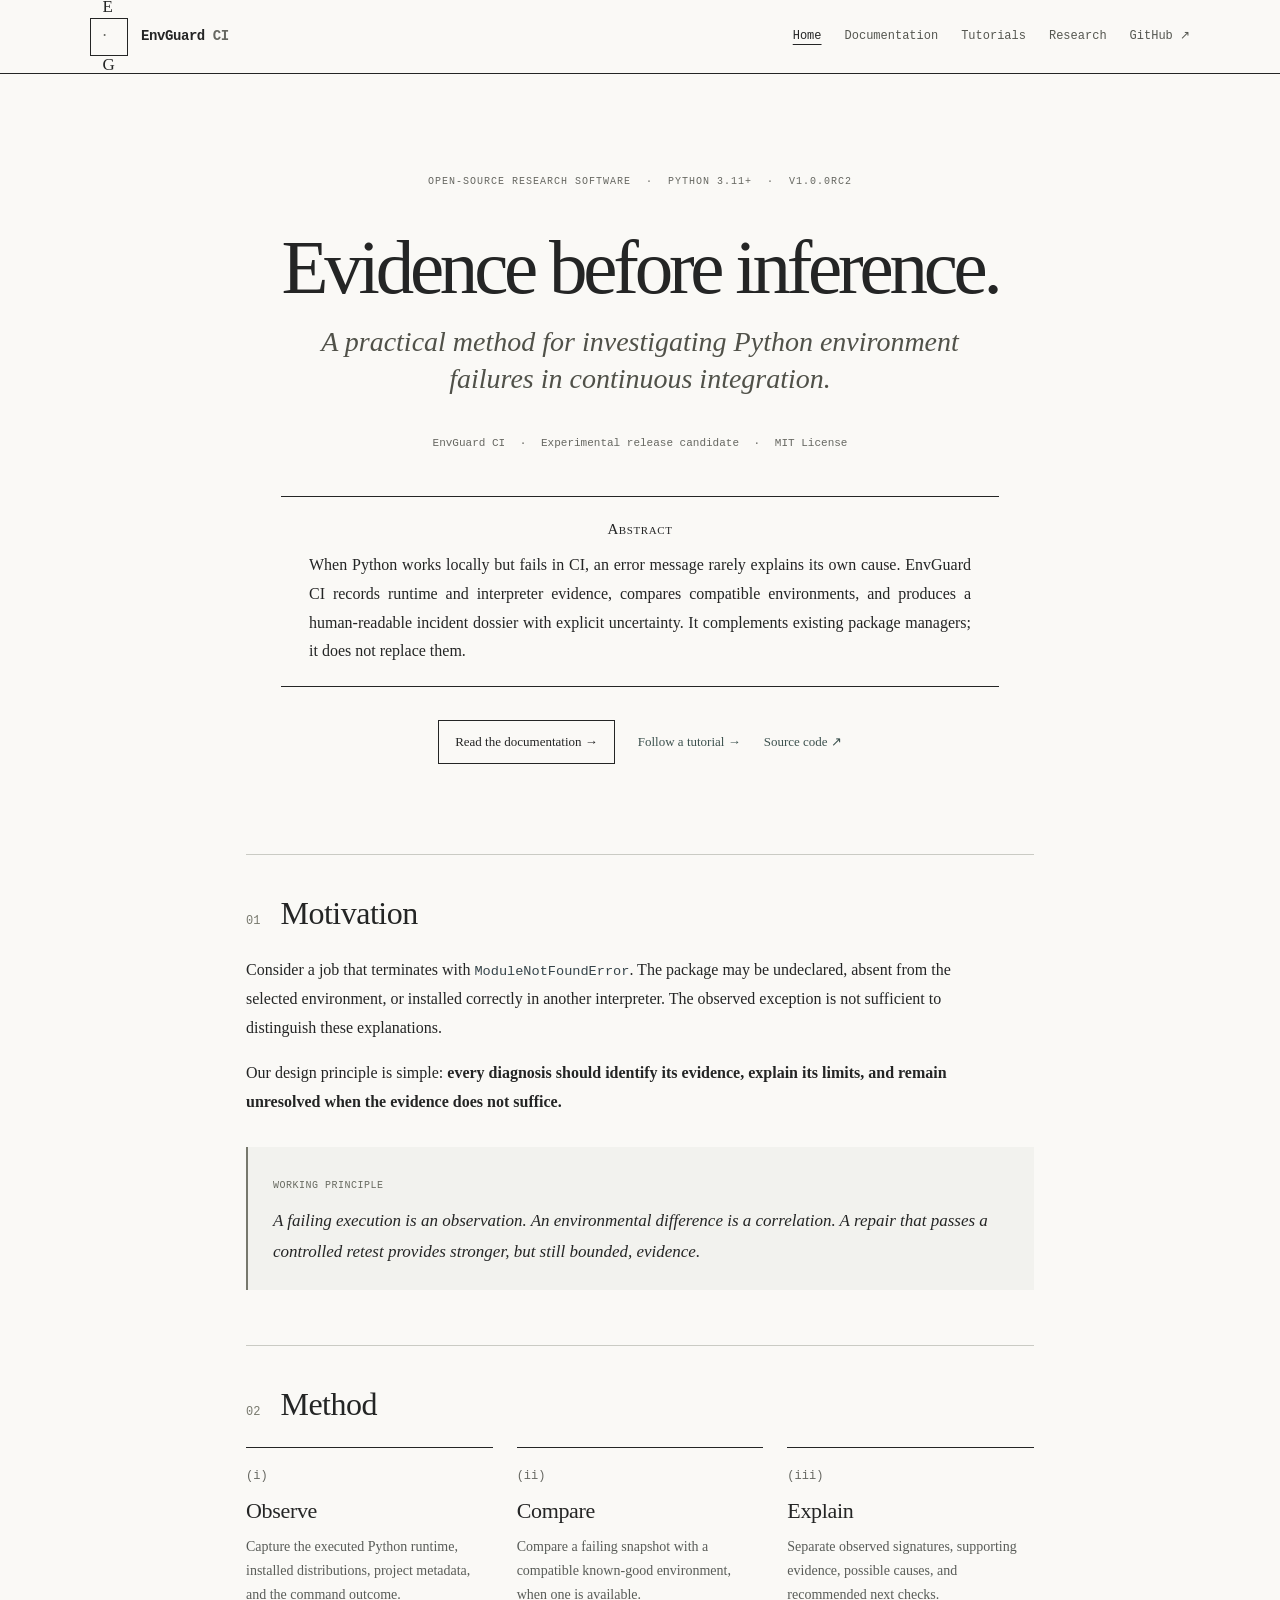
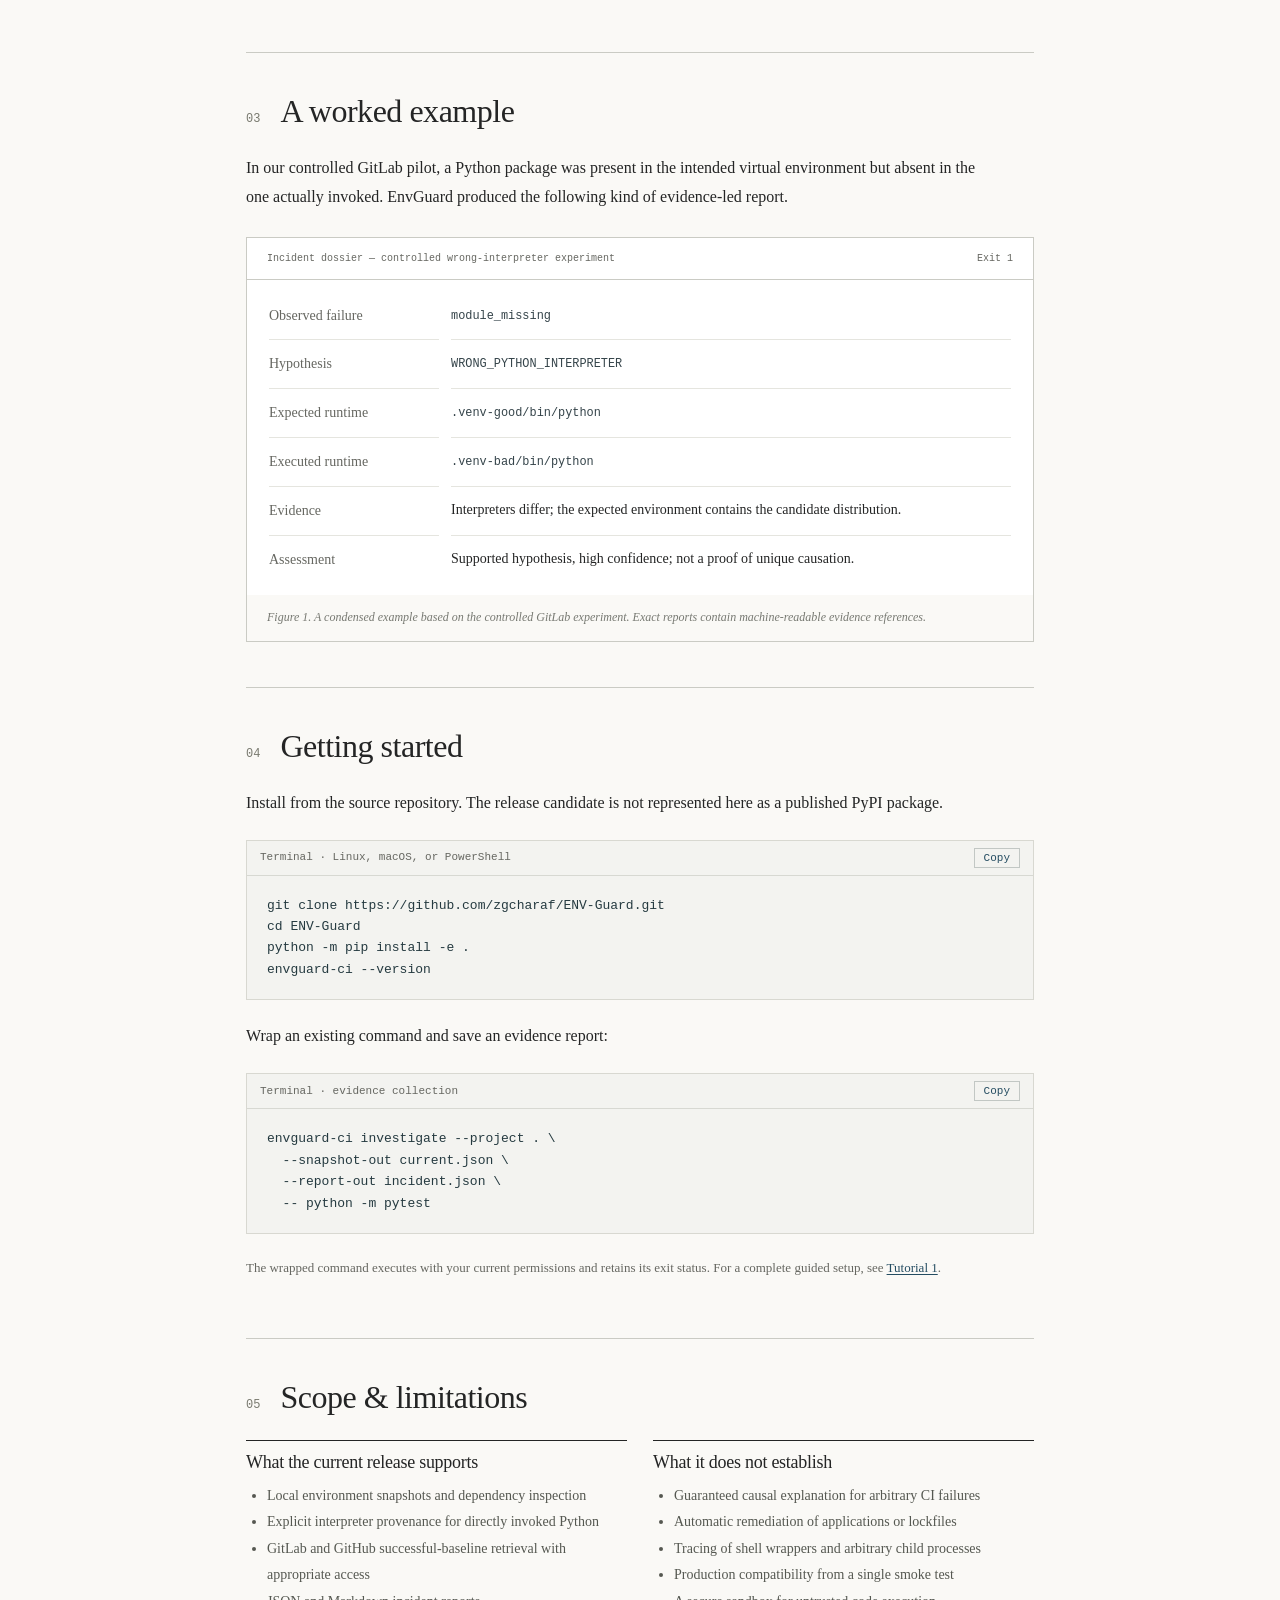
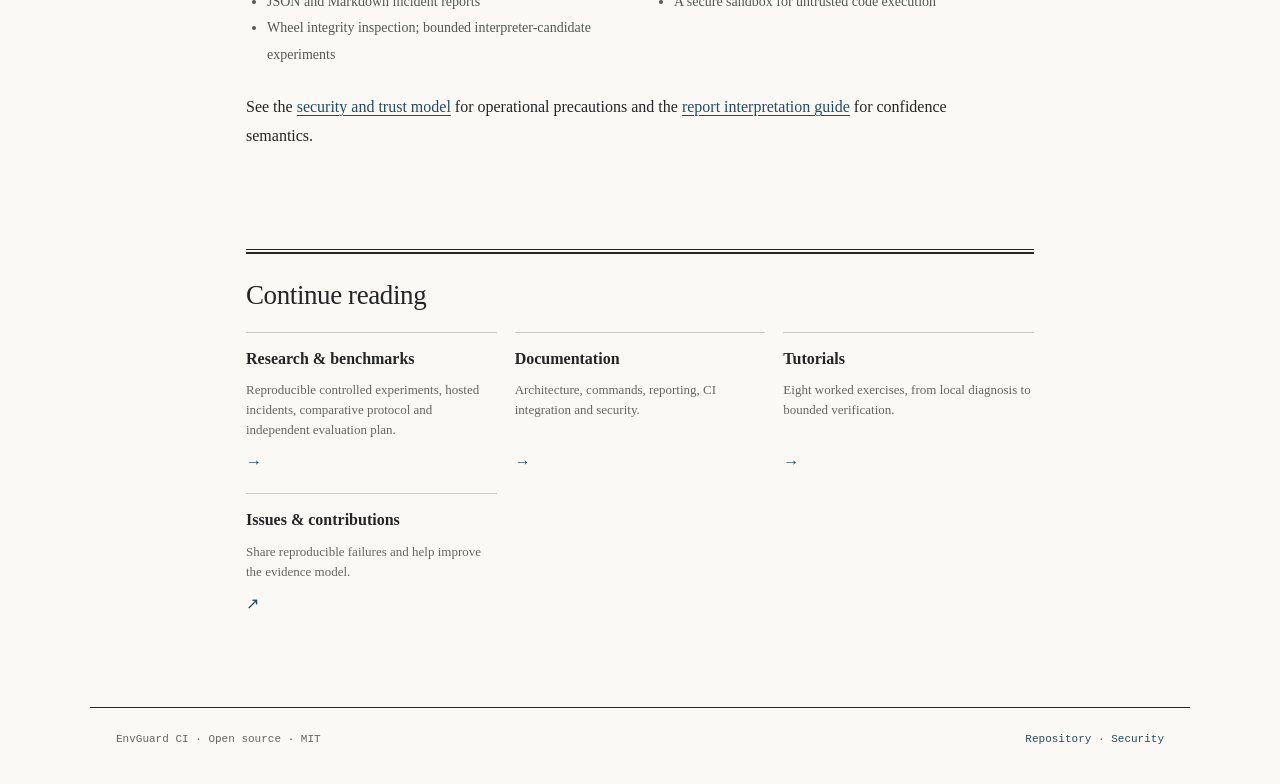
<file: website/index.html>
<!doctype html>
<html lang="en">
<head>
<meta charset="utf-8"><meta name="viewport" content="width=device-width,initial-scale=1">
<meta name="description" content="EnvGuard CI: an open-source, evidence-led approach to Python CI environment diagnosis, interpreter provenance, and reproducible investigation.">
<meta name="theme-color" content="#f9f8f4">
<meta property="og:title" content="EnvGuard CI — Evidence before inference">
<meta property="og:description" content="Understand why Python CI failed. Local-first diagnosis with auditable evidence and explicit uncertainty.">
<meta property="og:url" content="https://zgcharaf.github.io/ENV-Guard/">
<link rel="canonical" href="https://zgcharaf.github.io/ENV-Guard/">
<link rel="icon" href="favicon.svg" type="image/svg+xml">
<link rel="stylesheet" href="styles.css">
<script src="app.js" defer></script>
<title>EnvGuard CI — Evidence before inference</title>
</head>
<body>
<a class="skip-link" href="#main">Skip to content</a>
<header class="masthead">
  <div class="masthead-inner">
    <a class="wordmark" href="./" aria-label="EnvGuard CI homepage"><span class="symbol">E<span class="symbol-dot">·</span>G</span><span class="wordmark-name">EnvGuard <span>CI</span></span></a>
    <nav aria-label="Main navigation">
      <a href="./" aria-current="page">Home</a>
      <a href="docs/">Documentation</a>
      <a href="tutorials/">Tutorials</a>
      <a href="research/">Research</a>
      <a href="https://github.com/zgcharaf/ENV-Guard" rel="noopener noreferrer">GitHub <span aria-hidden="true">↗</span></a>
    </nav>
  </div>
</header>
<main id="main" class="paper">
  <section class="frontmatter">
    <p class="overline">Open-source research software <span class="mid-dot">·</span> Python 3.11+ <span class="mid-dot">·</span> v1.0.0rc2</p>
    <h1>Evidence before inference.</h1>
    <p class="subtitle">A practical method for investigating Python environment failures in continuous integration.</p>
    <div class="byline">EnvGuard CI <span class="mid-dot">·</span> Experimental release candidate <span class="mid-dot">·</span> MIT License</div>
    <div class="abstract">
      <span class="abstract-title">Abstract</span>
      <p>When Python works locally but fails in CI, an error message rarely explains its own cause. EnvGuard CI records runtime and interpreter evidence, compares compatible environments, and produces a human-readable incident dossier with explicit uncertainty. It complements existing package managers; it does not replace them.</p>
    </div>
    <div class="front-actions">
      <a class="primary-action" href="docs/#installation">Read the documentation <span aria-hidden="true">→</span></a>
      <a class="secondary-action" href="tutorials/">Follow a tutorial <span aria-hidden="true">→</span></a>
      <a class="secondary-action" href="https://github.com/zgcharaf/ENV-Guard" rel="noopener noreferrer">Source code <span aria-hidden="true">↗</span></a>
    </div>
  </section>

  <section id="motivation" class="article-section">
    <div class="section-heading"><span>01</span><h2>Motivation</h2></div>
    <p>Consider a job that terminates with <code>ModuleNotFoundError</code>. The package may be undeclared, absent from the selected environment, or installed correctly in another interpreter. The observed exception is not sufficient to distinguish these explanations.</p>
    <p>Our design principle is simple: <strong>every diagnosis should identify its evidence, explain its limits, and remain unresolved when the evidence does not suffice.</strong></p>
    <div class="definition">
      <span class="definition-label">Working principle</span>
      <p><em>A failing execution is an observation. An environmental difference is a correlation. A repair that passes a controlled retest provides stronger, but still bounded, evidence.</em></p>
    </div>
  </section>

  <section id="method" class="article-section">
    <div class="section-heading"><span>02</span><h2>Method</h2></div>
    <div class="method-grid">
      <div><span class="step-id">(i)</span><h3>Observe</h3><p>Capture the executed Python runtime, installed distributions, project metadata, and the command outcome.</p></div>
      <div><span class="step-id">(ii)</span><h3>Compare</h3><p>Compare a failing snapshot with a compatible known-good environment, when one is available.</p></div>
      <div><span class="step-id">(iii)</span><h3>Explain</h3><p>Separate observed signatures, supporting evidence, possible causes, and recommended next checks.</p></div>
    </div>
  </section>

  <section id="example" class="article-section">
    <div class="section-heading"><span>03</span><h2>A worked example</h2></div>
    <p>In our controlled GitLab pilot, a Python package was present in the intended virtual environment but absent in the one actually invoked. EnvGuard produced the following kind of evidence-led report.</p>
    <figure class="incident-figure">
      <div class="figure-header"><span>Incident dossier — controlled wrong-interpreter experiment</span><span>Exit 1</span></div>
      <div class="figure-body">
        <dl>
          <dt>Observed failure</dt><dd><code>module_missing</code></dd>
          <dt>Hypothesis</dt><dd><code>WRONG_PYTHON_INTERPRETER</code></dd>
          <dt>Expected runtime</dt><dd><code>.venv-good/bin/python</code></dd>
          <dt>Executed runtime</dt><dd><code>.venv-bad/bin/python</code></dd>
          <dt>Evidence</dt><dd>Interpreters differ; the expected environment contains the candidate distribution.</dd>
          <dt>Assessment</dt><dd>Supported hypothesis, high confidence; not a proof of unique causation.</dd>
        </dl>
      </div>
      <figcaption>Figure 1. A condensed example based on the controlled GitLab experiment. Exact reports contain machine-readable evidence references.</figcaption>
    </figure>
  </section>

  <section id="start" class="article-section">
    <div class="section-heading"><span>04</span><h2>Getting started</h2></div>
    <p>Install from the source repository. The release candidate is not represented here as a published PyPI package.</p>
    <div class="code-example">
      <div class="code-caption"><span>Terminal · Linux, macOS, or PowerShell</span><button class="copy" data-copy="install" type="button">Copy</button></div>
      <pre id="install-code"><code>git clone https://github.com/zgcharaf/ENV-Guard.git
cd ENV-Guard
python -m pip install -e .
envguard-ci --version</code></pre>
    </div>
    <p>Wrap an existing command and save an evidence report:</p>
    <div class="code-example">
      <div class="code-caption"><span>Terminal · evidence collection</span><button class="copy" data-copy="investigate" type="button">Copy</button></div>
      <pre id="investigate-code"><code>envguard-ci investigate --project . \
  --snapshot-out current.json \
  --report-out incident.json \
  -- python -m pytest</code></pre>
    </div>
    <p class="small-note">The wrapped command executes with your current permissions and retains its exit status. For a complete guided setup, see <a href="tutorials/#tutorial-local">Tutorial 1</a>.</p>
  </section>

  <section id="scope" class="article-section">
    <div class="section-heading"><span>05</span><h2>Scope &amp; limitations</h2></div>
    <div class="comparison">
      <div><h3>What the current release supports</h3><ul><li>Local environment snapshots and dependency inspection</li><li>Explicit interpreter provenance for directly invoked Python</li><li>GitLab and GitHub successful-baseline retrieval with appropriate access</li><li>JSON and Markdown incident reports</li><li>Wheel integrity inspection; bounded interpreter-candidate experiments</li></ul></div>
      <div><h3>What it does not establish</h3><ul><li>Guaranteed causal explanation for arbitrary CI failures</li><li>Automatic remediation of applications or lockfiles</li><li>Tracing of shell wrappers and arbitrary child processes</li><li>Production compatibility from a single smoke test</li><li>A secure sandbox for untrusted code execution</li></ul></div>
    </div>
    <p>See the <a href="docs/#security">security and trust model</a> for operational precautions and the <a href="docs/#interpretation">report interpretation guide</a> for confidence semantics.</p>
  </section>

  <section class="endmatter">
    <div class="rule-double" aria-hidden="true"></div>
    <h2>Continue reading</h2>
    <div class="reading-grid">
      <a href="research/"><strong>Research &amp; benchmarks</strong><span>Reproducible controlled experiments, hosted incidents, comparative protocol and independent evaluation plan.</span><b aria-hidden="true">→</b></a>
      <a href="docs/"><strong>Documentation</strong><span>Architecture, commands, reporting, CI integration and security.</span><b aria-hidden="true">→</b></a>
      <a href="tutorials/"><strong>Tutorials</strong><span>Eight worked exercises, from local diagnosis to bounded verification.</span><b aria-hidden="true">→</b></a>
      <a href="https://github.com/zgcharaf/ENV-Guard/issues" rel="noopener noreferrer"><strong>Issues &amp; contributions</strong><span>Share reproducible failures and help improve the evidence model.</span><b aria-hidden="true">↗</b></a>
    </div>
  </section>
</main>
<footer class="site-footer"><span>EnvGuard CI · Open source · MIT</span><span><a href="https://github.com/zgcharaf/ENV-Guard">Repository</a> <span aria-hidden="true">·</span> <a href="https://github.com/zgcharaf/ENV-Guard/blob/main/SECURITY.md">Security</a></span></footer>
</body></html>
</file>
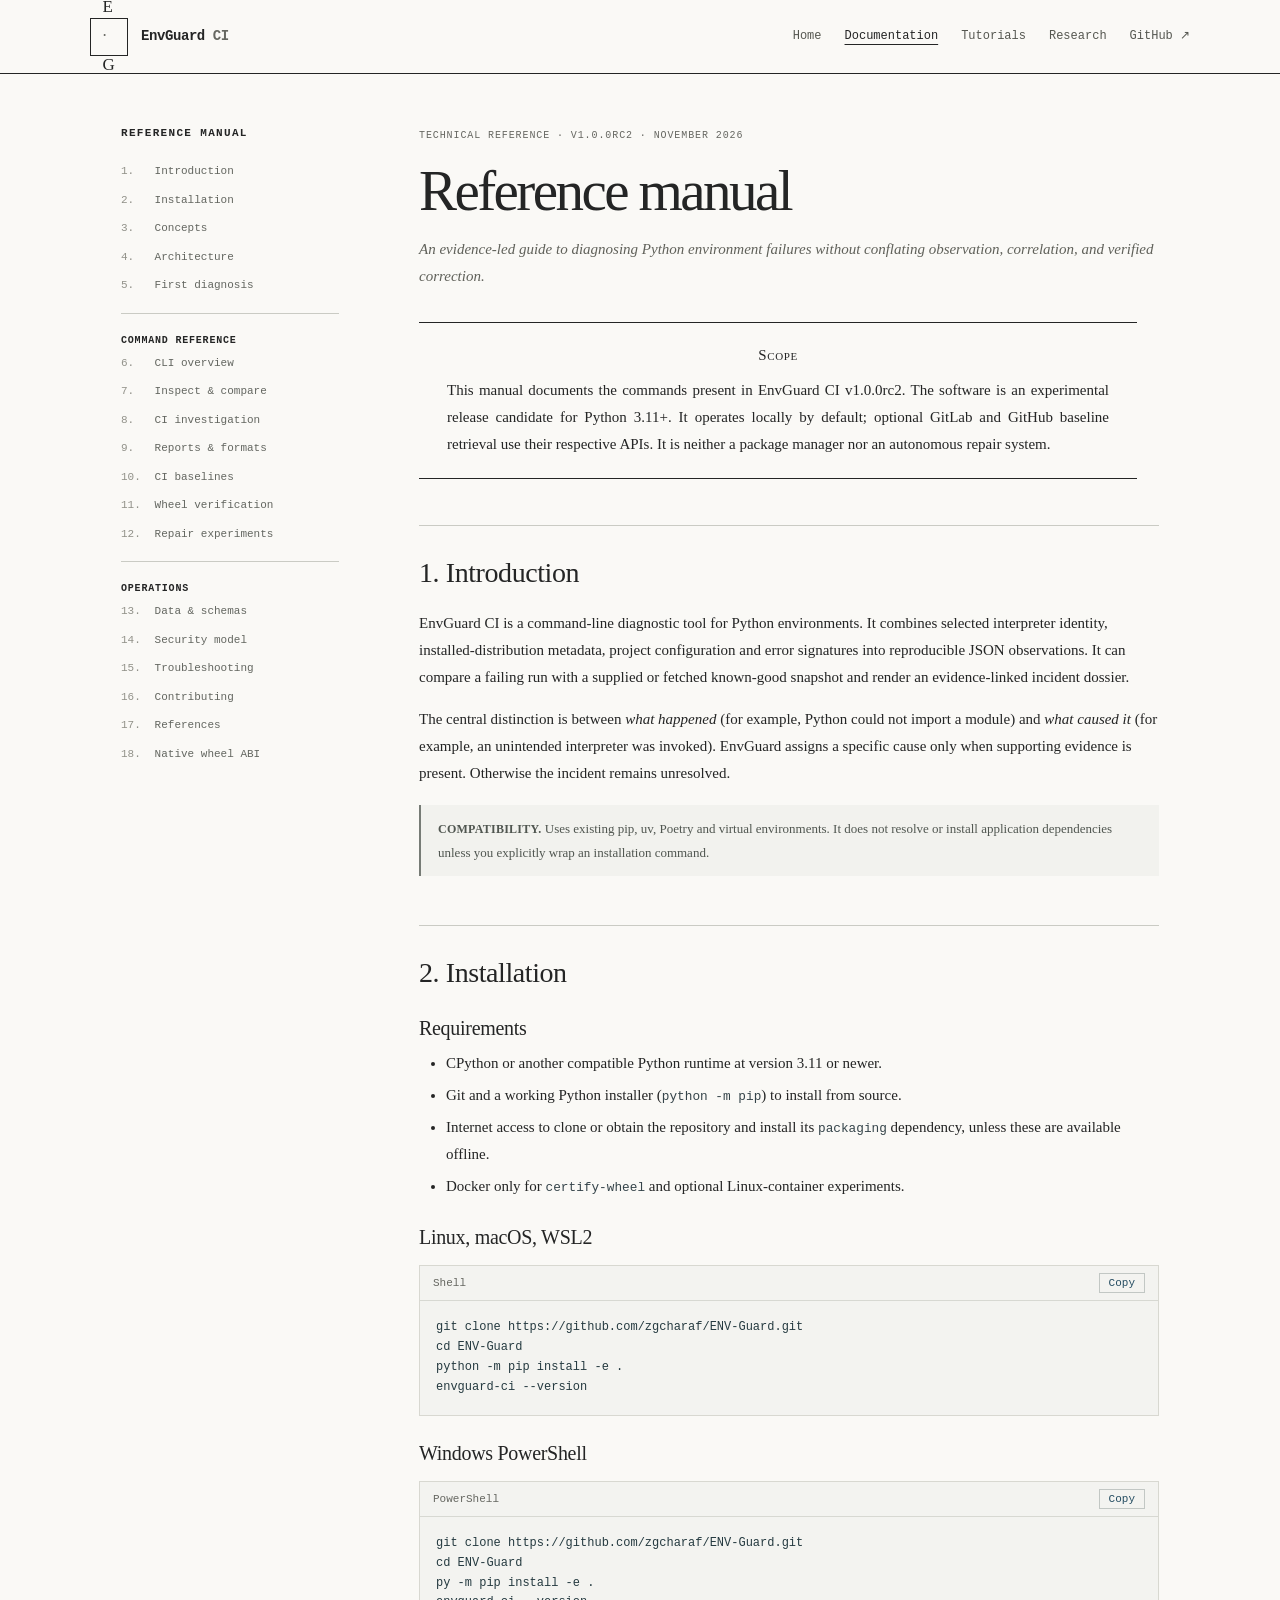
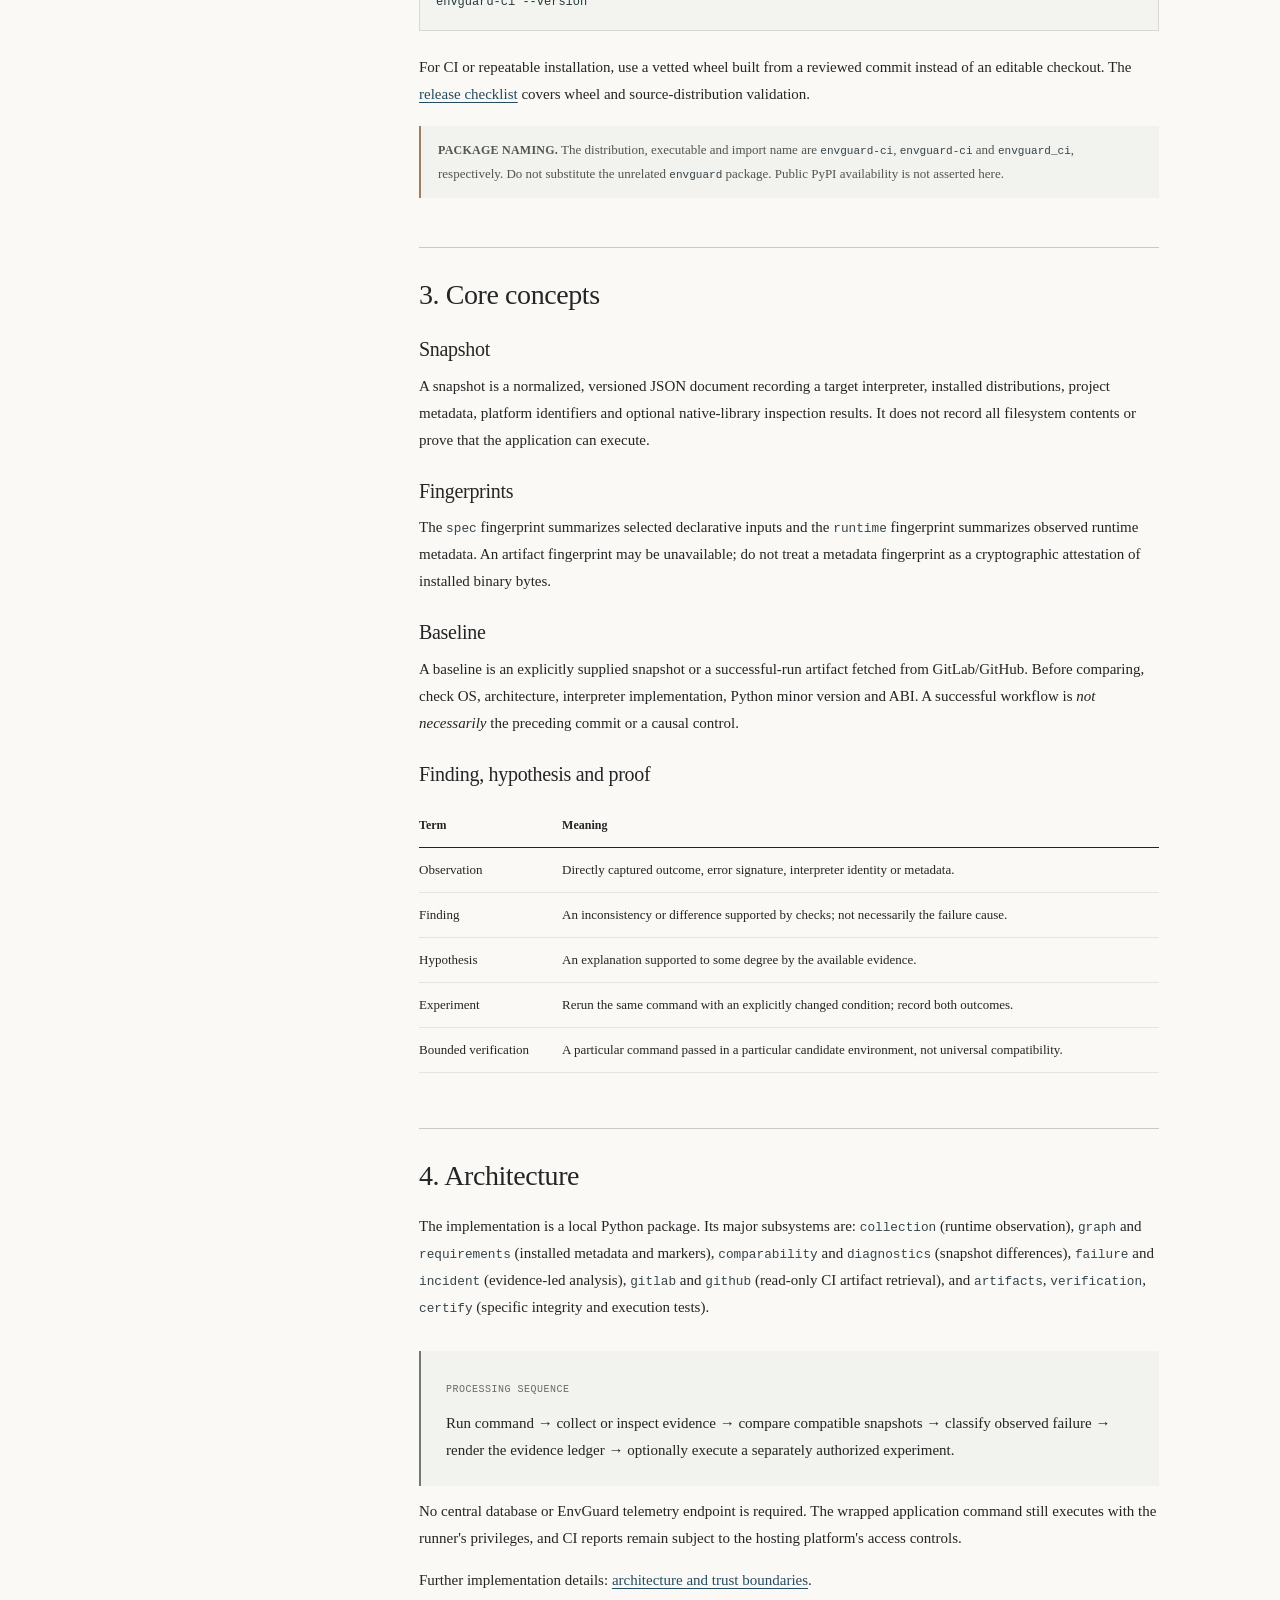
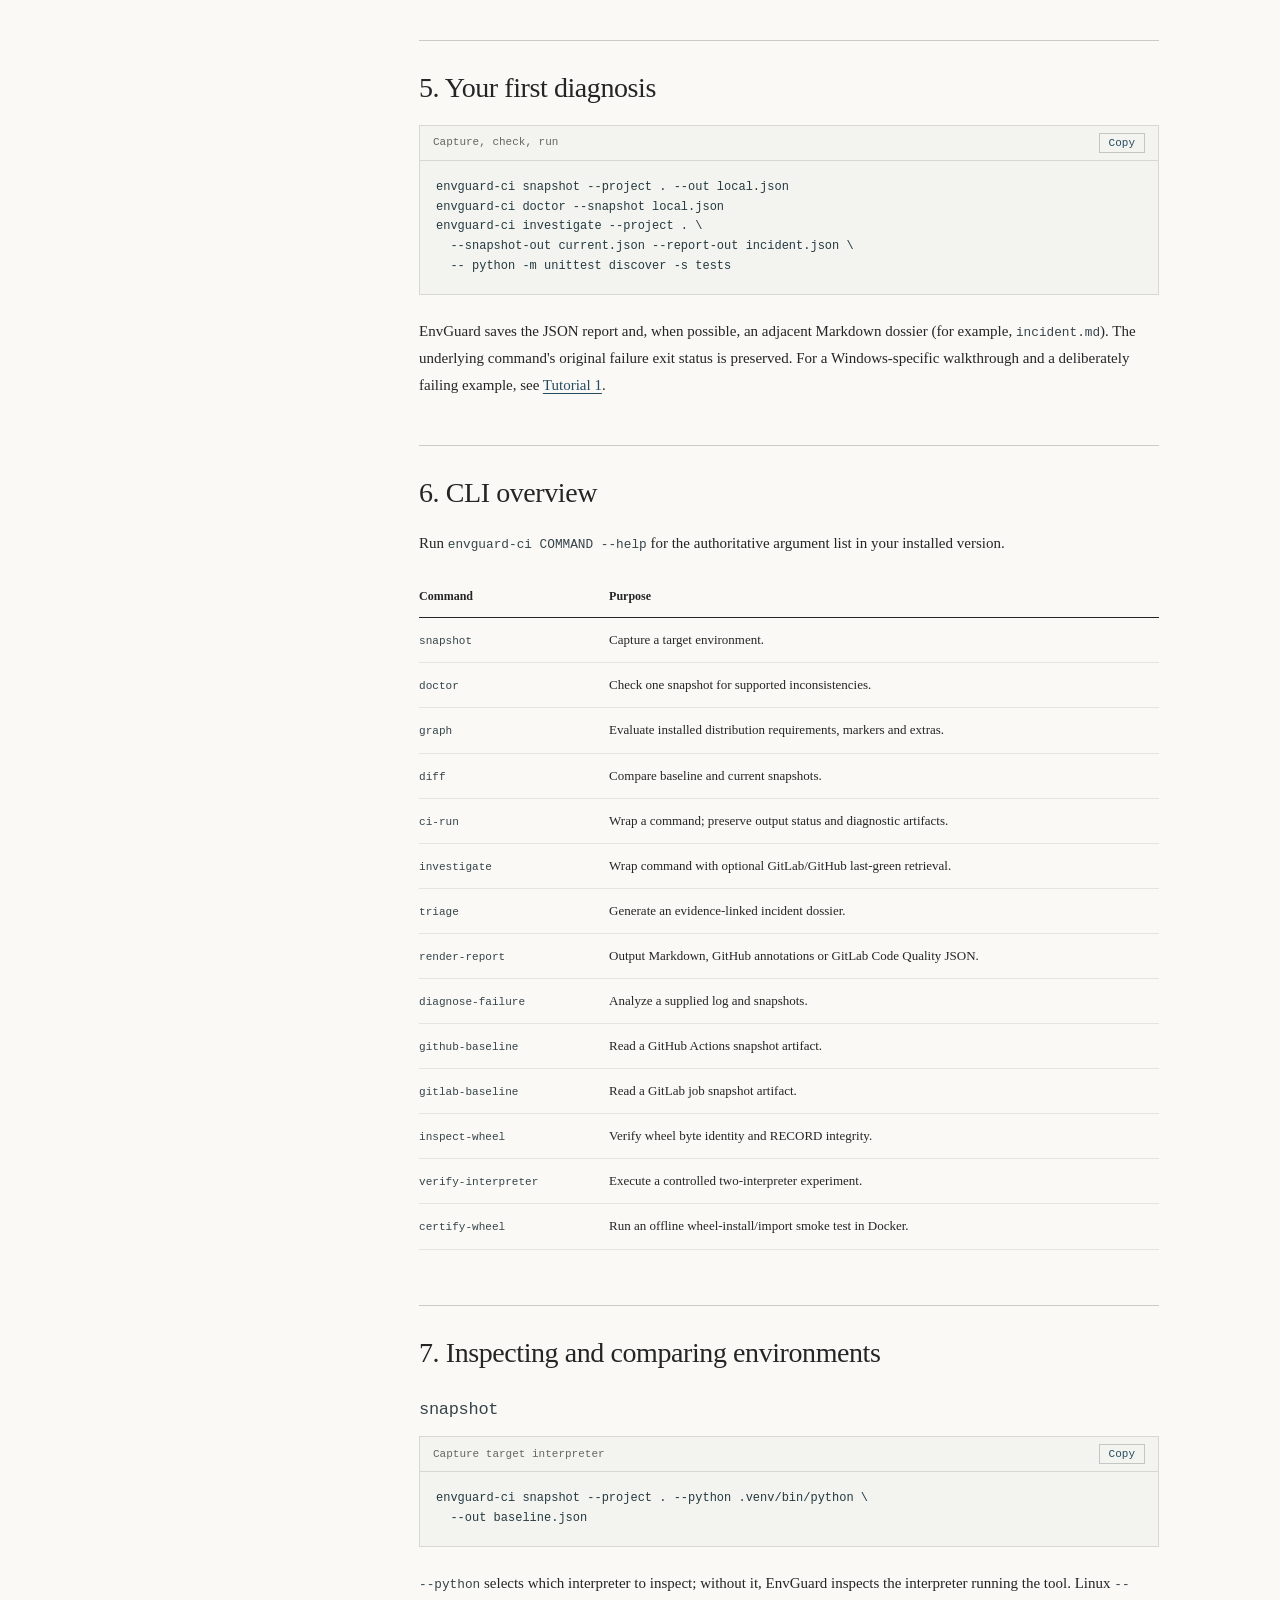
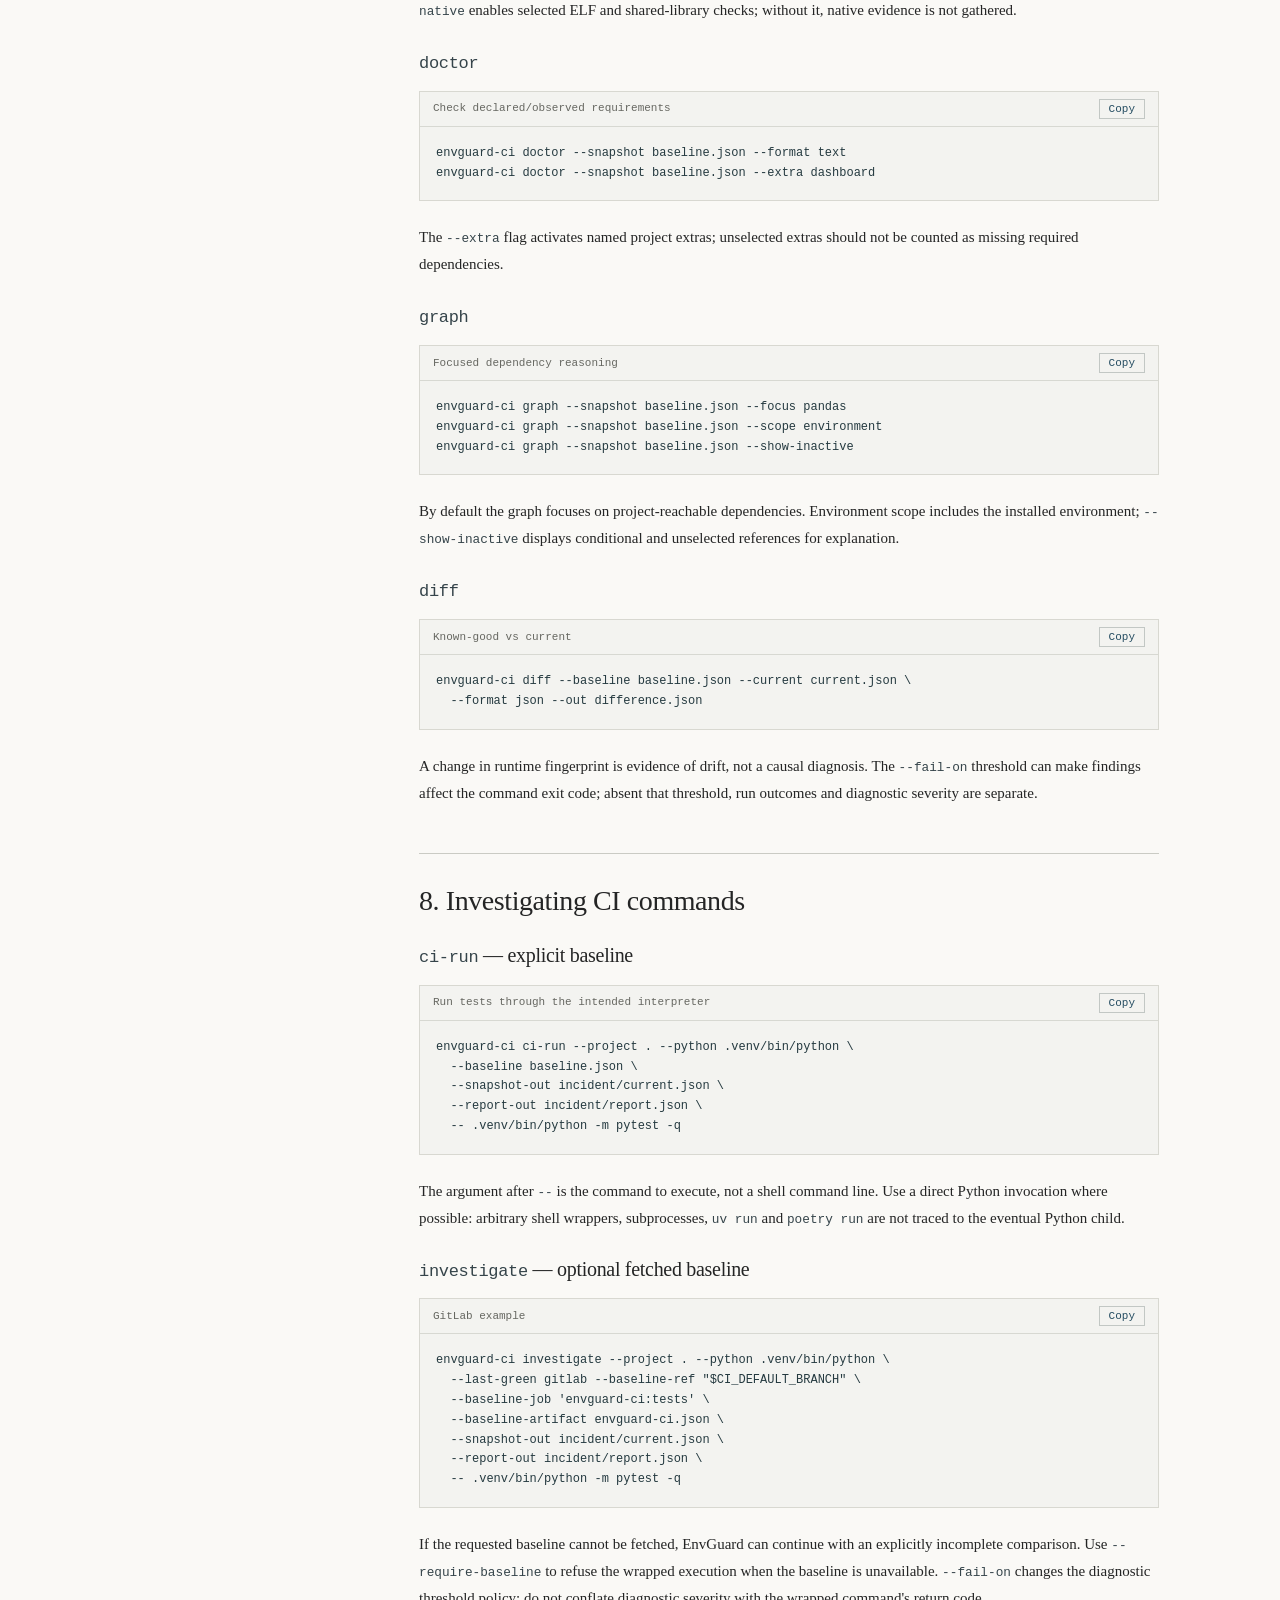
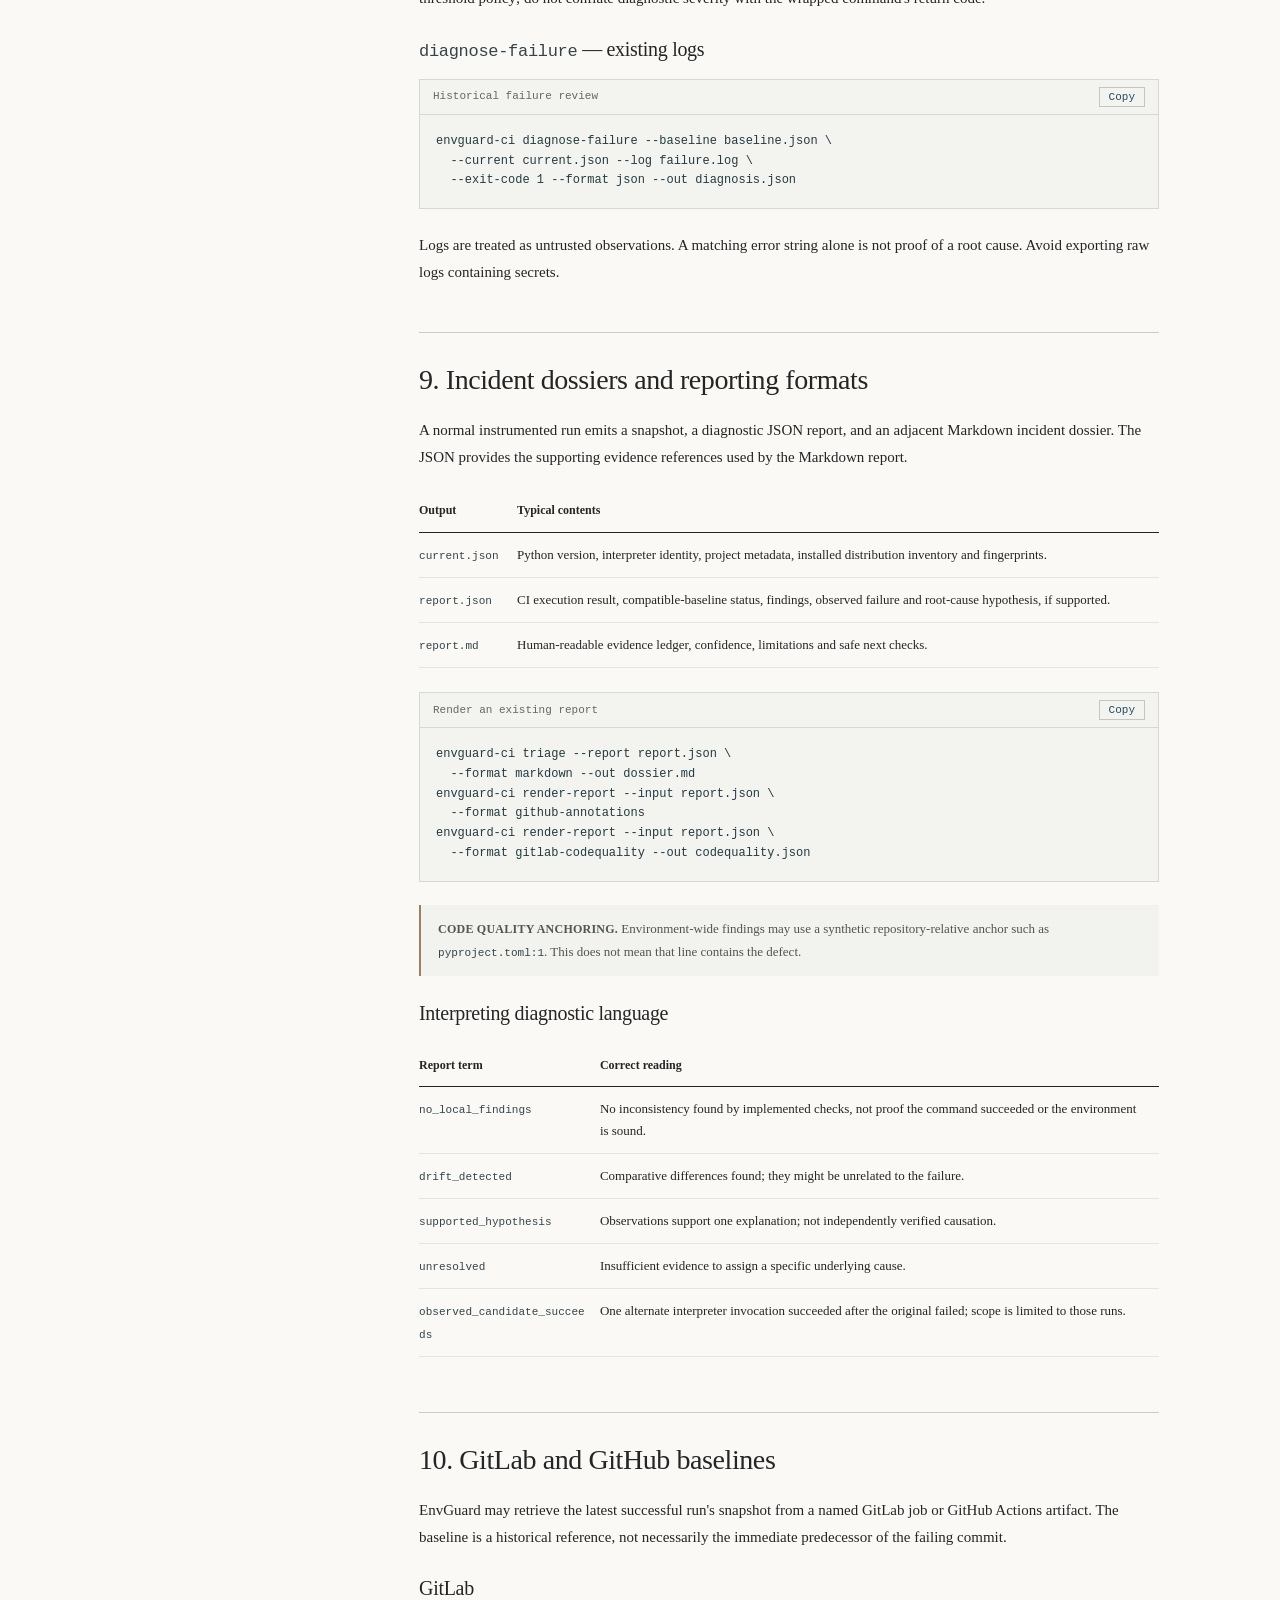
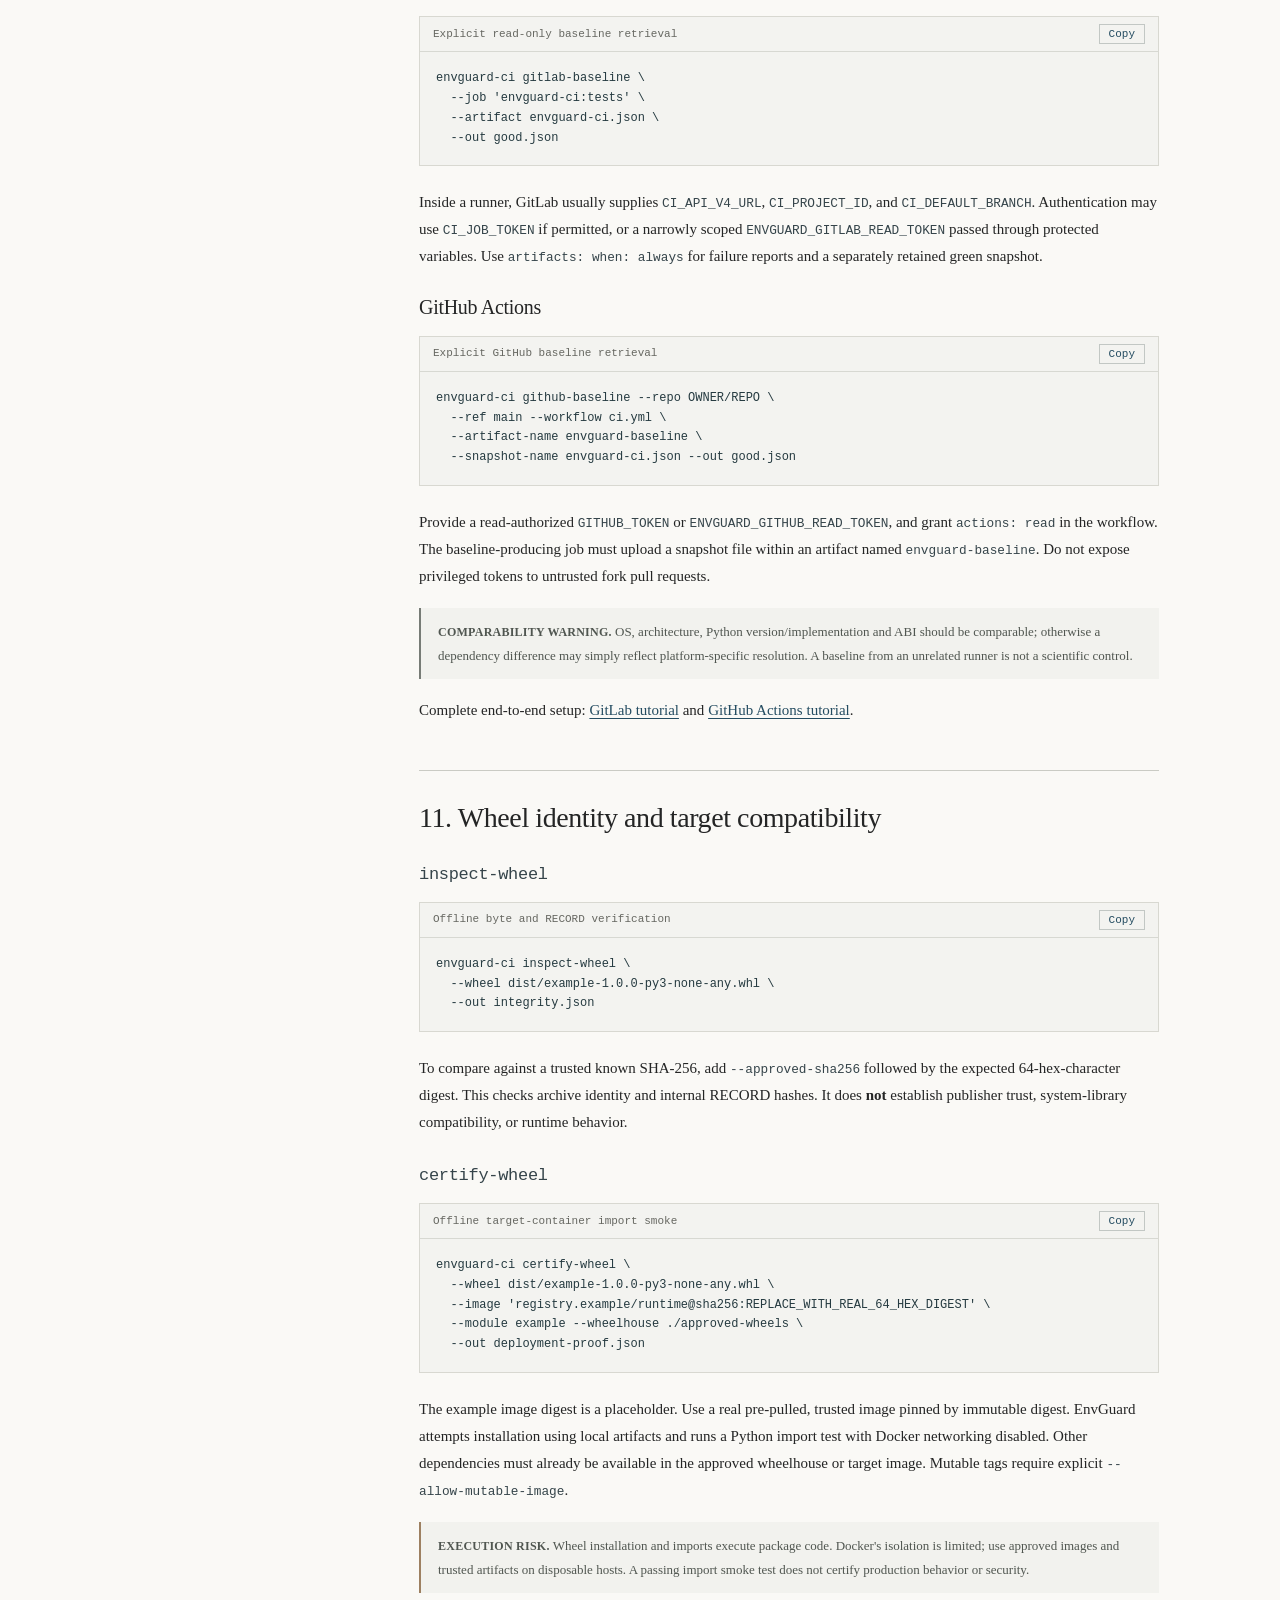
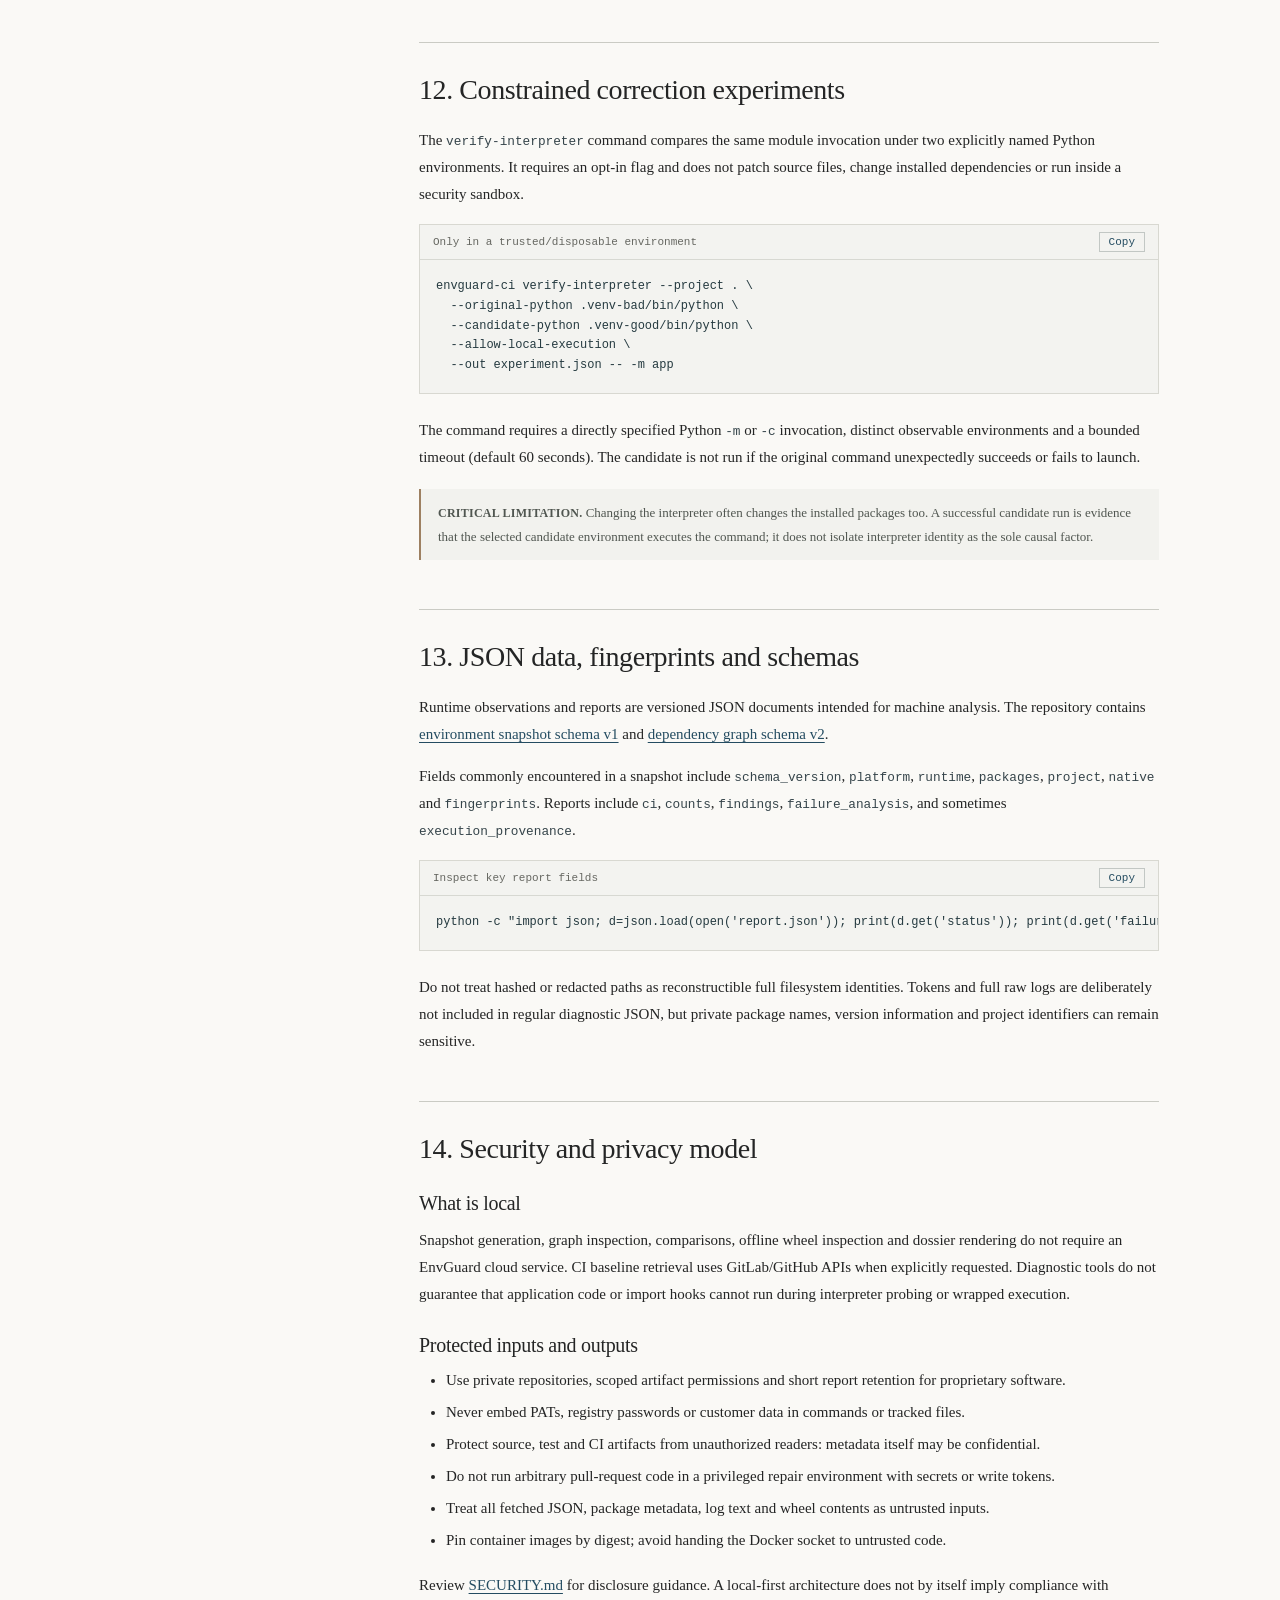
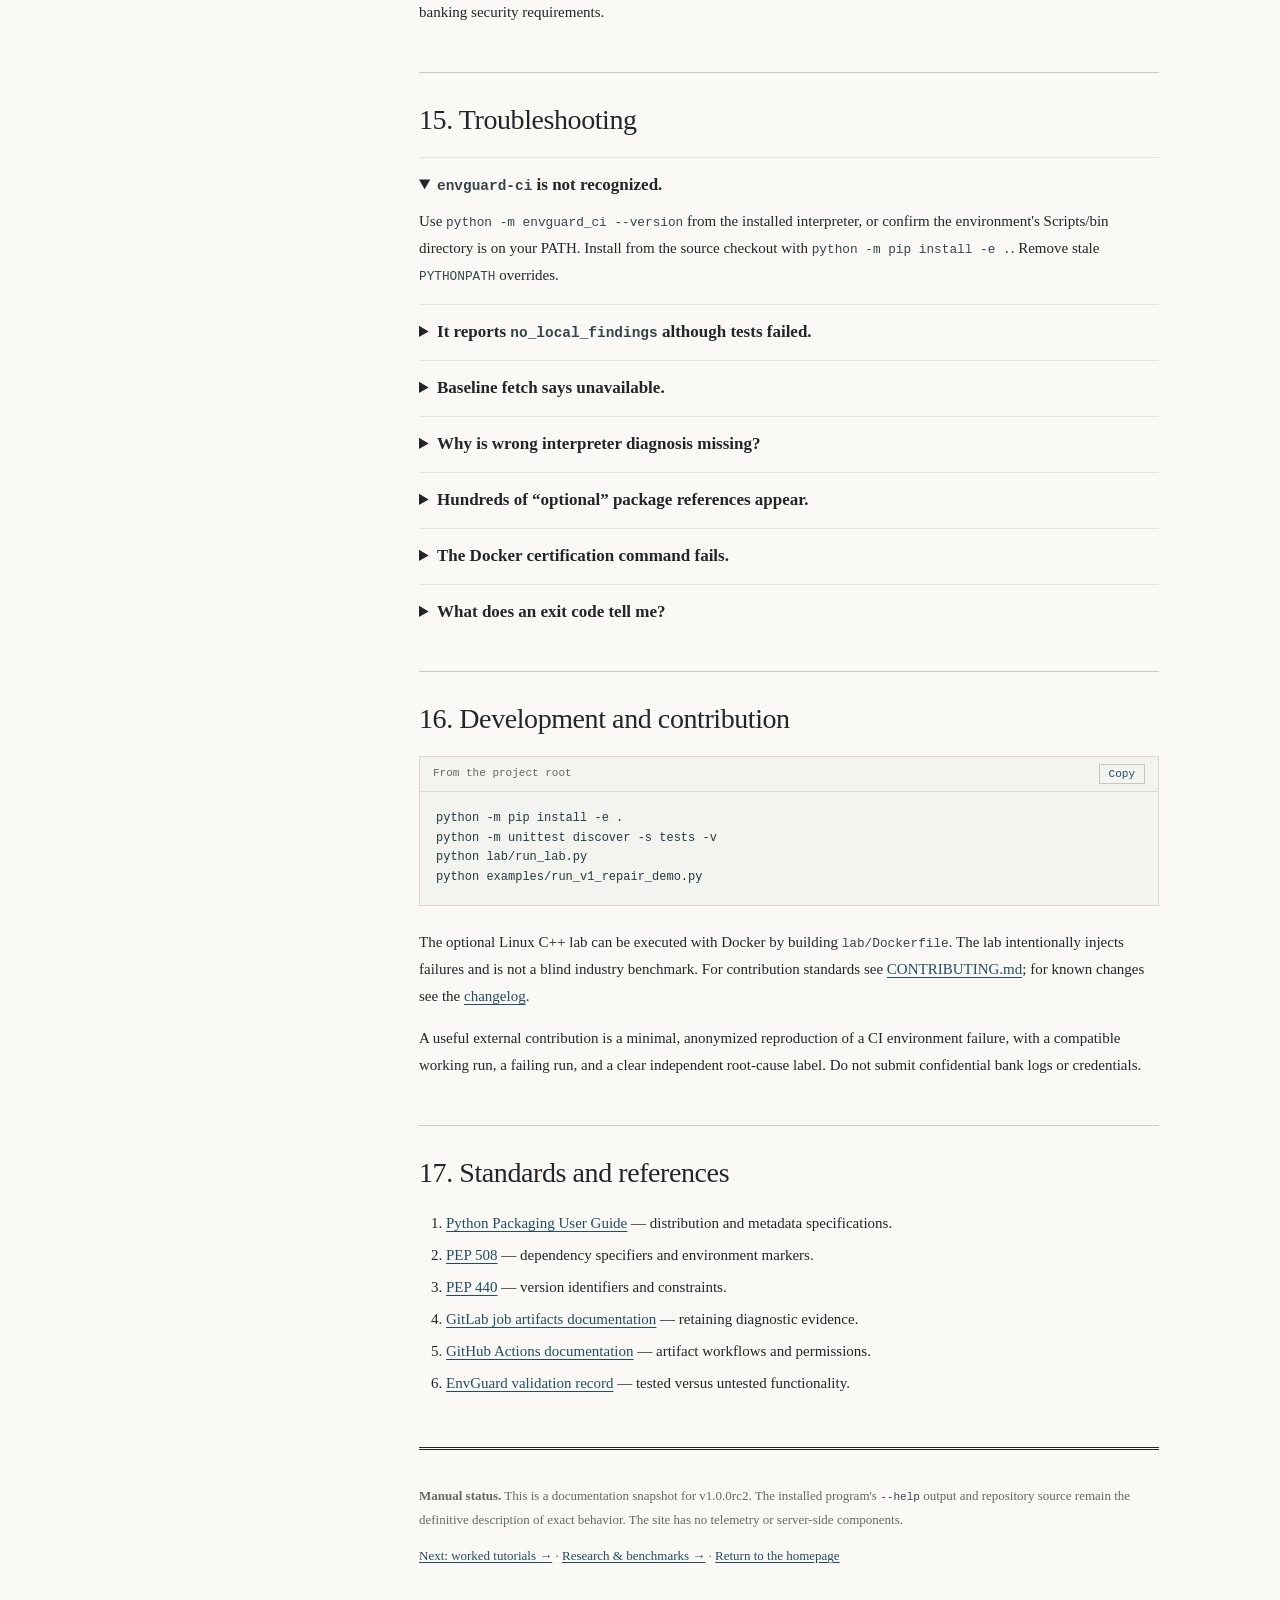
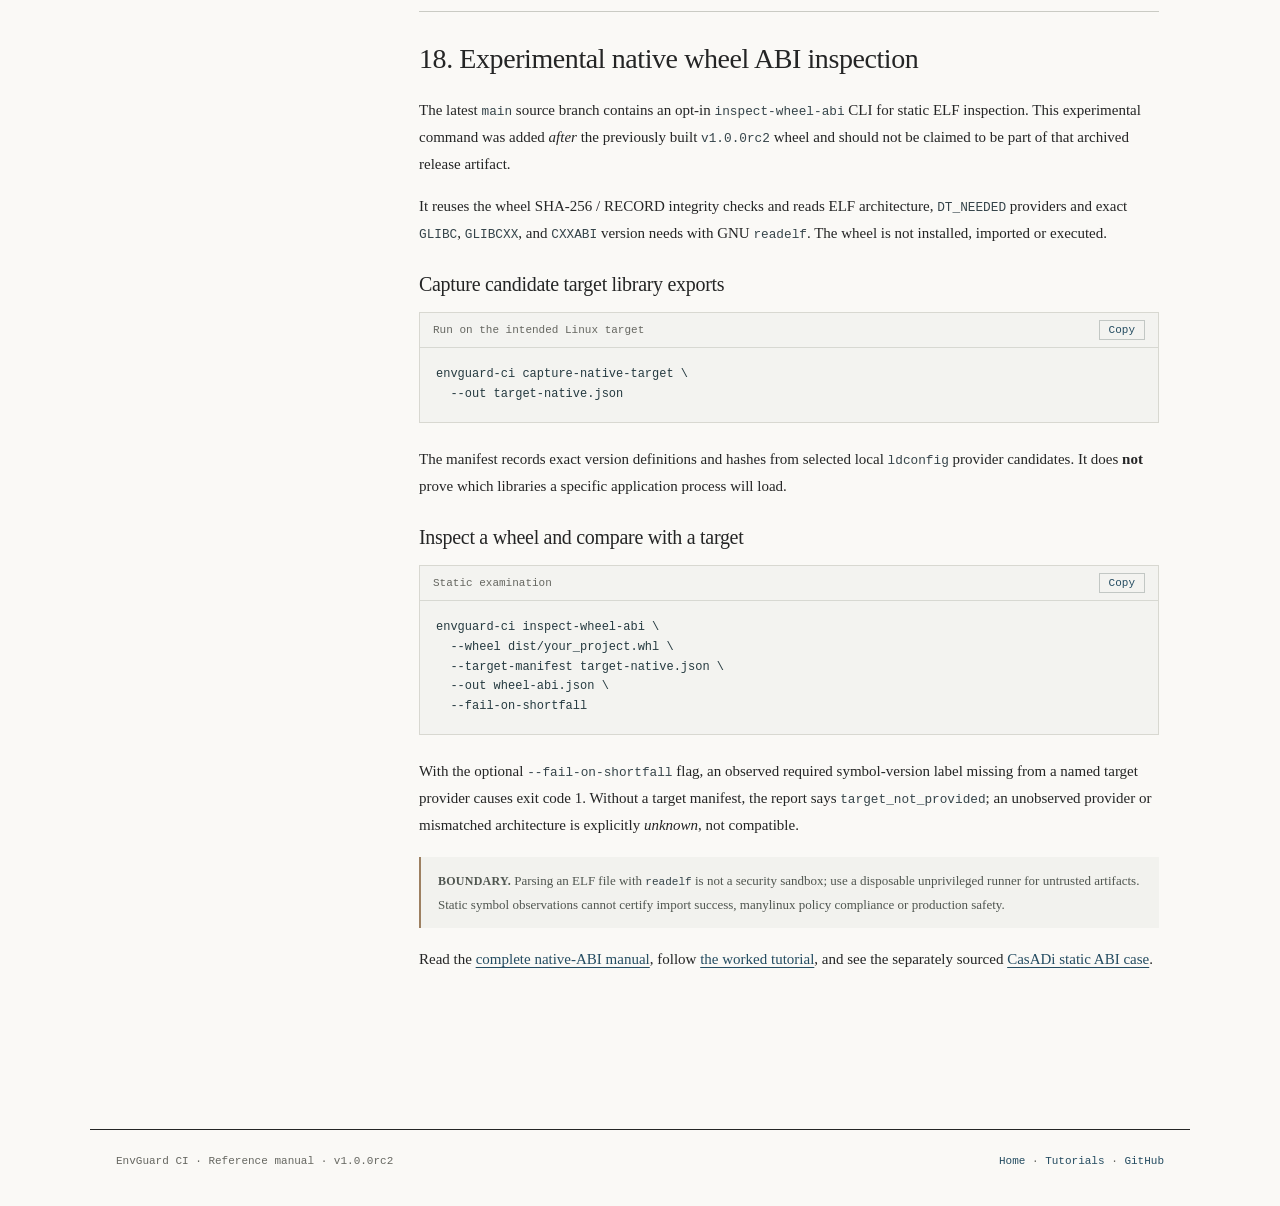
<file: website/docs/index.html>
<!doctype html>
<html lang="en"><head>
<meta charset="utf-8"><meta name="viewport" content="width=device-width,initial-scale=1">
<meta name="theme-color" content="#faf9f6">
<meta name="description" content="EnvGuard CI technical reference: installation, architecture, CLI commands, baseline retrieval, evidence reports, integrity, CI and security.">
<link rel="icon" href="../favicon.svg" type="image/svg+xml"><link rel="stylesheet" href="../styles.css"><script src="../app.js" defer></script>
<title>Documentation — EnvGuard CI</title></head>
<body><a class="skip-link" href="#main">Skip to documentation</a>
<header class="masthead"><div class="masthead-inner">
<a class="wordmark" href="../"><span class="symbol">E<span class="symbol-dot">·</span>G</span><span class="wordmark-name">EnvGuard <span>CI</span></span></a>
<nav aria-label="Main navigation"><a href="../">Home</a><a href="./" aria-current="page">Documentation</a><a href="../tutorials/">Tutorials</a><a href="../research/">Research</a><a href="https://github.com/zgcharaf/ENV-Guard" rel="noopener noreferrer">GitHub ↗</a></nav>
</div></header>
<div class="doc-frame" id="main">
<aside class="toc" aria-label="Documentation contents">
<h2>Reference manual</h2>
<a href="#introduction"><span class="toc-number">1.</span> Introduction</a>
<a href="#installation"><span class="toc-number">2.</span> Installation</a>
<a href="#concepts"><span class="toc-number">3.</span> Concepts</a>
<a href="#architecture"><span class="toc-number">4.</span> Architecture</a>
<a href="#first-diagnosis"><span class="toc-number">5.</span> First diagnosis</a>
<div class="toc-group">Command reference</div>
<a href="#commands"><span class="toc-number">6.</span> CLI overview</a>
<a href="#collect"><span class="toc-number">7.</span> Inspect &amp; compare</a>
<a href="#investigate"><span class="toc-number">8.</span> CI investigation</a>
<a href="#reports"><span class="toc-number">9.</span> Reports &amp; formats</a>
<a href="#baselines"><span class="toc-number">10.</span> CI baselines</a>
<a href="#wheels"><span class="toc-number">11.</span> Wheel verification</a>
<a href="#repair"><span class="toc-number">12.</span> Repair experiments</a>
<div class="toc-group">Operations</div>
<a href="#artifacts"><span class="toc-number">13.</span> Data &amp; schemas</a>
<a href="#security"><span class="toc-number">14.</span> Security model</a>
<a href="#troubleshooting"><span class="toc-number">15.</span> Troubleshooting</a>
<a href="#development"><span class="toc-number">16.</span> Contributing</a>
<a href="#references"><span class="toc-number">17.</span> References</a>
<a href="#native-abi"><span class="toc-number">18.</span> Native wheel ABI</a>
</aside>
<article class="doc-article">
<div class="doc-meta">Technical reference · v1.0.0rc2 · November 2026</div>
<h1>Reference manual</h1>
<p class="doc-lead">An evidence-led guide to diagnosing Python environment failures without conflating observation, correlation, and verified correction.</p>
<div class="abstract"><span class="abstract-title">Scope</span><p>This manual documents the commands present in EnvGuard CI v1.0.0rc2. The software is an experimental release candidate for Python 3.11+. It operates locally by default; optional GitLab and GitHub baseline retrieval use their respective APIs. It is neither a package manager nor an autonomous repair system.</p></div>

<section id="introduction">
<h2>1. Introduction</h2>
<p>EnvGuard CI is a command-line diagnostic tool for Python environments. It combines selected interpreter identity, installed-distribution metadata, project configuration and error signatures into reproducible JSON observations. It can compare a failing run with a supplied or fetched known-good snapshot and render an evidence-linked incident dossier.</p>
<p>The central distinction is between <em>what happened</em> (for example, Python could not import a module) and <em>what caused it</em> (for example, an unintended interpreter was invoked). EnvGuard assigns a specific cause only when supporting evidence is present. Otherwise the incident remains unresolved.</p>
<div class="note"><p><strong>Compatibility.</strong> Uses existing pip, uv, Poetry and virtual environments. It does not resolve or install application dependencies unless you explicitly wrap an installation command.</p></div>
</section>

<section id="installation">
<h2>2. Installation</h2>
<h3>Requirements</h3>
<ul><li>CPython or another compatible Python runtime at version 3.11 or newer.</li><li>Git and a working Python installer (<code>python -m pip</code>) to install from source.</li><li>Internet access to clone or obtain the repository and install its <code>packaging</code> dependency, unless these are available offline.</li><li>Docker only for <code>certify-wheel</code> and optional Linux-container experiments.</li></ul>
<h3>Linux, macOS, WSL2</h3>
<div class="code-example"><div class="code-caption"><span>Shell</span><button class="copy" type="button">Copy</button></div><pre><code>git clone https://github.com/zgcharaf/ENV-Guard.git
cd ENV-Guard
python -m pip install -e .
envguard-ci --version</code></pre></div>
<h3>Windows PowerShell</h3>
<div class="code-example"><div class="code-caption"><span>PowerShell</span><button class="copy" type="button">Copy</button></div><pre><code>git clone https://github.com/zgcharaf/ENV-Guard.git
cd ENV-Guard
py -m pip install -e .
envguard-ci --version</code></pre></div>
<p>For CI or repeatable installation, use a vetted wheel built from a reviewed commit instead of an editable checkout. The <a href="https://github.com/zgcharaf/ENV-Guard/blob/main/docs/release.md">release checklist</a> covers wheel and source-distribution validation.</p>
<div class="note warning"><p><strong>Package naming.</strong> The distribution, executable and import name are <code>envguard-ci</code>, <code>envguard-ci</code> and <code>envguard_ci</code>, respectively. Do not substitute the unrelated <code>envguard</code> package. Public PyPI availability is not asserted here.</p></div>
</section>

<section id="concepts">
<h2>3. Core concepts</h2>
<h3>Snapshot</h3>
<p>A snapshot is a normalized, versioned JSON document recording a target interpreter, installed distributions, project metadata, platform identifiers and optional native-library inspection results. It does not record all filesystem contents or prove that the application can execute.</p>
<h3>Fingerprints</h3>
<p>The <code>spec</code> fingerprint summarizes selected declarative inputs and the <code>runtime</code> fingerprint summarizes observed runtime metadata. An artifact fingerprint may be unavailable; do not treat a metadata fingerprint as a cryptographic attestation of installed binary bytes.</p>
<h3>Baseline</h3>
<p>A baseline is an explicitly supplied snapshot or a successful-run artifact fetched from GitLab/GitHub. Before comparing, check OS, architecture, interpreter implementation, Python minor version and ABI. A successful workflow is <em>not necessarily</em> the preceding commit or a causal control.</p>
<h3>Finding, hypothesis and proof</h3>
<table><thead><tr><th>Term</th><th>Meaning</th></tr></thead><tbody>
<tr><td>Observation</td><td>Directly captured outcome, error signature, interpreter identity or metadata.</td></tr>
<tr><td>Finding</td><td>An inconsistency or difference supported by checks; not necessarily the failure cause.</td></tr>
<tr><td>Hypothesis</td><td>An explanation supported to some degree by the available evidence.</td></tr>
<tr><td>Experiment</td><td>Rerun the same command with an explicitly changed condition; record both outcomes.</td></tr>
<tr><td>Bounded verification</td><td>A particular command passed in a particular candidate environment, not universal compatibility.</td></tr>
</tbody></table>
</section>

<section id="architecture">
<h2>4. Architecture</h2>
<p>The implementation is a local Python package. Its major subsystems are: <code>collection</code> (runtime observation), <code>graph</code> and <code>requirements</code> (installed metadata and markers), <code>comparability</code> and <code>diagnostics</code> (snapshot differences), <code>failure</code> and <code>incident</code> (evidence-led analysis), <code>gitlab</code> and <code>github</code> (read-only CI artifact retrieval), and <code>artifacts</code>, <code>verification</code>, <code>certify</code> (specific integrity and execution tests).</p>
<div class="definition"><span class="definition-label">Processing sequence</span><p>Run command → collect or inspect evidence → compare compatible snapshots → classify observed failure → render the evidence ledger → optionally execute a separately authorized experiment.</p></div>
<p>No central database or EnvGuard telemetry endpoint is required. The wrapped application command still executes with the runner's privileges, and CI reports remain subject to the hosting platform's access controls.</p>
<p>Further implementation details: <a href="https://github.com/zgcharaf/ENV-Guard/blob/main/docs/v1-architecture.md">architecture and trust boundaries</a>.</p>
</section>

<section id="first-diagnosis">
<h2>5. Your first diagnosis</h2>
<div class="code-example"><div class="code-caption"><span>Capture, check, run</span><button class="copy" type="button">Copy</button></div><pre><code>envguard-ci snapshot --project . --out local.json
envguard-ci doctor --snapshot local.json
envguard-ci investigate --project . \
  --snapshot-out current.json --report-out incident.json \
  -- python -m unittest discover -s tests</code></pre></div>
<p>EnvGuard saves the JSON report and, when possible, an adjacent Markdown dossier (for example, <code>incident.md</code>). The underlying command's original failure exit status is preserved. For a Windows-specific walkthrough and a deliberately failing example, see <a href="../tutorials/#tutorial-local">Tutorial 1</a>.</p>
</section>

<section id="commands">
<h2>6. CLI overview</h2>
<p>Run <code>envguard-ci COMMAND --help</code> for the authoritative argument list in your installed version.</p>
<table><thead><tr><th>Command</th><th>Purpose</th></tr></thead><tbody>
<tr><td><code>snapshot</code></td><td>Capture a target environment.</td></tr>
<tr><td><code>doctor</code></td><td>Check one snapshot for supported inconsistencies.</td></tr>
<tr><td><code>graph</code></td><td>Evaluate installed distribution requirements, markers and extras.</td></tr>
<tr><td><code>diff</code></td><td>Compare baseline and current snapshots.</td></tr>
<tr><td><code>ci-run</code></td><td>Wrap a command; preserve output status and diagnostic artifacts.</td></tr>
<tr><td><code>investigate</code></td><td>Wrap command with optional GitLab/GitHub last-green retrieval.</td></tr>
<tr><td><code>triage</code></td><td>Generate an evidence-linked incident dossier.</td></tr>
<tr><td><code>render-report</code></td><td>Output Markdown, GitHub annotations or GitLab Code Quality JSON.</td></tr>
<tr><td><code>diagnose-failure</code></td><td>Analyze a supplied log and snapshots.</td></tr>
<tr><td><code>github-baseline</code></td><td>Read a GitHub Actions snapshot artifact.</td></tr>
<tr><td><code>gitlab-baseline</code></td><td>Read a GitLab job snapshot artifact.</td></tr>
<tr><td><code>inspect-wheel</code></td><td>Verify wheel byte identity and RECORD integrity.</td></tr>
<tr><td><code>verify-interpreter</code></td><td>Execute a controlled two-interpreter experiment.</td></tr>
<tr><td><code>certify-wheel</code></td><td>Run an offline wheel-install/import smoke test in Docker.</td></tr>
</tbody></table>
</section>

<section id="collect">
<h2>7. Inspecting and comparing environments</h2>
<h3><code>snapshot</code></h3>
<div class="code-example"><div class="code-caption"><span>Capture target interpreter</span><button class="copy" type="button">Copy</button></div><pre><code>envguard-ci snapshot --project . --python .venv/bin/python \
  --out baseline.json</code></pre></div>
<p><code>--python</code> selects which interpreter to inspect; without it, EnvGuard inspects the interpreter running the tool. Linux <code>--native</code> enables selected ELF and shared-library checks; without it, native evidence is not gathered.</p>
<h3><code>doctor</code></h3>
<div class="code-example"><div class="code-caption"><span>Check declared/observed requirements</span><button class="copy" type="button">Copy</button></div><pre><code>envguard-ci doctor --snapshot baseline.json --format text
envguard-ci doctor --snapshot baseline.json --extra dashboard</code></pre></div>
<p>The <code>--extra</code> flag activates named project extras; unselected extras should not be counted as missing required dependencies.</p>
<h3><code>graph</code></h3>
<div class="code-example"><div class="code-caption"><span>Focused dependency reasoning</span><button class="copy" type="button">Copy</button></div><pre><code>envguard-ci graph --snapshot baseline.json --focus pandas
envguard-ci graph --snapshot baseline.json --scope environment
envguard-ci graph --snapshot baseline.json --show-inactive</code></pre></div>
<p>By default the graph focuses on project-reachable dependencies. Environment scope includes the installed environment; <code>--show-inactive</code> displays conditional and unselected references for explanation.</p>
<h3><code>diff</code></h3>
<div class="code-example"><div class="code-caption"><span>Known-good vs current</span><button class="copy" type="button">Copy</button></div><pre><code>envguard-ci diff --baseline baseline.json --current current.json \
  --format json --out difference.json</code></pre></div>
<p>A change in runtime fingerprint is evidence of drift, not a causal diagnosis. The <code>--fail-on</code> threshold can make findings affect the command exit code; absent that threshold, run outcomes and diagnostic severity are separate.</p>
</section>

<section id="investigate">
<h2>8. Investigating CI commands</h2>
<h3><code>ci-run</code> — explicit baseline</h3>
<div class="code-example"><div class="code-caption"><span>Run tests through the intended interpreter</span><button class="copy" type="button">Copy</button></div><pre><code>envguard-ci ci-run --project . --python .venv/bin/python \
  --baseline baseline.json \
  --snapshot-out incident/current.json \
  --report-out incident/report.json \
  -- .venv/bin/python -m pytest -q</code></pre></div>
<p>The argument after <code>--</code> is the command to execute, not a shell command line. Use a direct Python invocation where possible: arbitrary shell wrappers, subprocesses, <code>uv run</code> and <code>poetry run</code> are not traced to the eventual Python child.</p>
<h3><code>investigate</code> — optional fetched baseline</h3>
<div class="code-example"><div class="code-caption"><span>GitLab example</span><button class="copy" type="button">Copy</button></div><pre><code>envguard-ci investigate --project . --python .venv/bin/python \
  --last-green gitlab --baseline-ref "$CI_DEFAULT_BRANCH" \
  --baseline-job 'envguard-ci:tests' \
  --baseline-artifact envguard-ci.json \
  --snapshot-out incident/current.json \
  --report-out incident/report.json \
  -- .venv/bin/python -m pytest -q</code></pre></div>
<p>If the requested baseline cannot be fetched, EnvGuard can continue with an explicitly incomplete comparison. Use <code>--require-baseline</code> to refuse the wrapped execution when the baseline is unavailable. <code>--fail-on</code> changes the diagnostic threshold policy; do not conflate diagnostic severity with the wrapped command's return code.</p>
<h3><code>diagnose-failure</code> — existing logs</h3>
<div class="code-example"><div class="code-caption"><span>Historical failure review</span><button class="copy" type="button">Copy</button></div><pre><code>envguard-ci diagnose-failure --baseline baseline.json \
  --current current.json --log failure.log \
  --exit-code 1 --format json --out diagnosis.json</code></pre></div>
<p>Logs are treated as untrusted observations. A matching error string alone is not proof of a root cause. Avoid exporting raw logs containing secrets.</p>
</section>

<section id="reports">
<h2>9. Incident dossiers and reporting formats</h2>
<p>A normal instrumented run emits a snapshot, a diagnostic JSON report, and an adjacent Markdown incident dossier. The JSON provides the supporting evidence references used by the Markdown report.</p>
<table><thead><tr><th>Output</th><th>Typical contents</th></tr></thead><tbody>
<tr><td><code>current.json</code></td><td>Python version, interpreter identity, project metadata, installed distribution inventory and fingerprints.</td></tr>
<tr><td><code>report.json</code></td><td>CI execution result, compatible-baseline status, findings, observed failure and root-cause hypothesis, if supported.</td></tr>
<tr><td><code>report.md</code></td><td>Human-readable evidence ledger, confidence, limitations and safe next checks.</td></tr>
</tbody></table>
<div class="code-example"><div class="code-caption"><span>Render an existing report</span><button class="copy" type="button">Copy</button></div><pre><code>envguard-ci triage --report report.json \
  --format markdown --out dossier.md
envguard-ci render-report --input report.json \
  --format github-annotations
envguard-ci render-report --input report.json \
  --format gitlab-codequality --out codequality.json</code></pre></div>
<div class="note warning"><p><strong>Code Quality anchoring.</strong> Environment-wide findings may use a synthetic repository-relative anchor such as <code>pyproject.toml:1</code>. This does not mean that line contains the defect.</p></div>
<h3 id="interpretation">Interpreting diagnostic language</h3>
<table><thead><tr><th>Report term</th><th>Correct reading</th></tr></thead><tbody>
<tr><td><code>no_local_findings</code></td><td>No inconsistency found by implemented checks, not proof the command succeeded or the environment is sound.</td></tr>
<tr><td><code>drift_detected</code></td><td>Comparative differences found; they might be unrelated to the failure.</td></tr>
<tr><td><code>supported_hypothesis</code></td><td>Observations support one explanation; not independently verified causation.</td></tr>
<tr><td><code>unresolved</code></td><td>Insufficient evidence to assign a specific underlying cause.</td></tr>
<tr><td><code>observed_candidate_succeeds</code></td><td>One alternate interpreter invocation succeeded after the original failed; scope is limited to those runs.</td></tr>
</tbody></table>
</section>

<section id="baselines">
<h2>10. GitLab and GitHub baselines</h2>
<p>EnvGuard may retrieve the latest successful run's snapshot from a named GitLab job or GitHub Actions artifact. The baseline is a historical reference, not necessarily the immediate predecessor of the failing commit.</p>
<h3>GitLab</h3>
<div class="code-example"><div class="code-caption"><span>Explicit read-only baseline retrieval</span><button class="copy" type="button">Copy</button></div><pre><code>envguard-ci gitlab-baseline \
  --job 'envguard-ci:tests' \
  --artifact envguard-ci.json \
  --out good.json</code></pre></div>
<p>Inside a runner, GitLab usually supplies <code>CI_API_V4_URL</code>, <code>CI_PROJECT_ID</code>, and <code>CI_DEFAULT_BRANCH</code>. Authentication may use <code>CI_JOB_TOKEN</code> if permitted, or a narrowly scoped <code>ENVGUARD_GITLAB_READ_TOKEN</code> passed through protected variables. Use <code>artifacts: when: always</code> for failure reports and a separately retained green snapshot.</p>
<h3>GitHub Actions</h3>
<div class="code-example"><div class="code-caption"><span>Explicit GitHub baseline retrieval</span><button class="copy" type="button">Copy</button></div><pre><code>envguard-ci github-baseline --repo OWNER/REPO \
  --ref main --workflow ci.yml \
  --artifact-name envguard-baseline \
  --snapshot-name envguard-ci.json --out good.json</code></pre></div>
<p>Provide a read-authorized <code>GITHUB_TOKEN</code> or <code>ENVGUARD_GITHUB_READ_TOKEN</code>, and grant <code>actions: read</code> in the workflow. The baseline-producing job must upload a snapshot file within an artifact named <code>envguard-baseline</code>. Do not expose privileged tokens to untrusted fork pull requests.</p>
<div class="note"><p><strong>Comparability warning.</strong> OS, architecture, Python version/implementation and ABI should be comparable; otherwise a dependency difference may simply reflect platform-specific resolution. A baseline from an unrelated runner is not a scientific control.</p></div>
<p>Complete end-to-end setup: <a href="../tutorials/#tutorial-gitlab">GitLab tutorial</a> and <a href="../tutorials/#tutorial-github">GitHub Actions tutorial</a>.</p>
</section>

<section id="wheels">
<h2>11. Wheel identity and target compatibility</h2>
<h3><code>inspect-wheel</code></h3>
<div class="code-example"><div class="code-caption"><span>Offline byte and RECORD verification</span><button class="copy" type="button">Copy</button></div><pre><code>envguard-ci inspect-wheel \
  --wheel dist/example-1.0.0-py3-none-any.whl \
  --out integrity.json</code></pre></div>
<p>To compare against a trusted known SHA-256, add <code>--approved-sha256</code> followed by the expected 64-hex-character digest. This checks archive identity and internal RECORD hashes. It does <strong>not</strong> establish publisher trust, system-library compatibility, or runtime behavior.</p>
<h3><code>certify-wheel</code></h3>
<div class="code-example"><div class="code-caption"><span>Offline target-container import smoke</span><button class="copy" type="button">Copy</button></div><pre><code>envguard-ci certify-wheel \
  --wheel dist/example-1.0.0-py3-none-any.whl \
  --image 'registry.example/runtime@sha256:REPLACE_WITH_REAL_64_HEX_DIGEST' \
  --module example --wheelhouse ./approved-wheels \
  --out deployment-proof.json</code></pre></div>
<p>The example image digest is a placeholder. Use a real pre-pulled, trusted image pinned by immutable digest. EnvGuard attempts installation using local artifacts and runs a Python import test with Docker networking disabled. Other dependencies must already be available in the approved wheelhouse or target image. Mutable tags require explicit <code>--allow-mutable-image</code>.</p>
<div class="note warning"><p><strong>Execution risk.</strong> Wheel installation and imports execute package code. Docker's isolation is limited; use approved images and trusted artifacts on disposable hosts. A passing import smoke test does not certify production behavior or security.</p></div>
</section>

<section id="repair">
<h2>12. Constrained correction experiments</h2>
<p>The <code>verify-interpreter</code> command compares the same module invocation under two explicitly named Python environments. It requires an opt-in flag and does not patch source files, change installed dependencies or run inside a security sandbox.</p>
<div class="code-example"><div class="code-caption"><span>Only in a trusted/disposable environment</span><button class="copy" type="button">Copy</button></div><pre><code>envguard-ci verify-interpreter --project . \
  --original-python .venv-bad/bin/python \
  --candidate-python .venv-good/bin/python \
  --allow-local-execution \
  --out experiment.json -- -m app</code></pre></div>
<p>The command requires a directly specified Python <code>-m</code> or <code>-c</code> invocation, distinct observable environments and a bounded timeout (default 60 seconds). The candidate is not run if the original command unexpectedly succeeds or fails to launch.</p>
<div class="note warning"><p><strong>Critical limitation.</strong> Changing the interpreter often changes the installed packages too. A successful candidate run is evidence that the selected candidate environment executes the command; it does not isolate interpreter identity as the sole causal factor.</p></div>
</section>

<section id="artifacts">
<h2>13. JSON data, fingerprints and schemas</h2>
<p>Runtime observations and reports are versioned JSON documents intended for machine analysis. The repository contains <a href="https://github.com/zgcharaf/ENV-Guard/blob/main/schemas/environment-snapshot.v1.schema.json">environment snapshot schema v1</a> and <a href="https://github.com/zgcharaf/ENV-Guard/blob/main/schemas/dependency-graph.v2.schema.json">dependency graph schema v2</a>.</p>
<p>Fields commonly encountered in a snapshot include <code>schema_version</code>, <code>platform</code>, <code>runtime</code>, <code>packages</code>, <code>project</code>, <code>native</code> and <code>fingerprints</code>. Reports include <code>ci</code>, <code>counts</code>, <code>findings</code>, <code>failure_analysis</code>, and sometimes <code>execution_provenance</code>.</p>
<div class="code-example"><div class="code-caption"><span>Inspect key report fields</span><button class="copy" type="button">Copy</button></div><pre><code>python -c "import json; d=json.load(open('report.json')); print(d.get('status')); print(d.get('failure_analysis', {}).get('root_cause_hypothesis'))"</code></pre></div>
<p>Do not treat hashed or redacted paths as reconstructible full filesystem identities. Tokens and full raw logs are deliberately not included in regular diagnostic JSON, but private package names, version information and project identifiers can remain sensitive.</p>
</section>

<section id="security">
<h2>14. Security and privacy model</h2>
<h3>What is local</h3>
<p>Snapshot generation, graph inspection, comparisons, offline wheel inspection and dossier rendering do not require an EnvGuard cloud service. CI baseline retrieval uses GitLab/GitHub APIs when explicitly requested. Diagnostic tools do not guarantee that application code or import hooks cannot run during interpreter probing or wrapped execution.</p>
<h3>Protected inputs and outputs</h3>
<ul><li>Use private repositories, scoped artifact permissions and short report retention for proprietary software.</li><li>Never embed PATs, registry passwords or customer data in commands or tracked files.</li><li>Protect source, test and CI artifacts from unauthorized readers: metadata itself may be confidential.</li><li>Do not run arbitrary pull-request code in a privileged repair environment with secrets or write tokens.</li><li>Treat all fetched JSON, package metadata, log text and wheel contents as untrusted inputs.</li><li>Pin container images by digest; avoid handing the Docker socket to untrusted code.</li></ul>
<p>Review <a href="https://github.com/zgcharaf/ENV-Guard/blob/main/SECURITY.md">SECURITY.md</a> for disclosure guidance. A local-first architecture does not by itself imply compliance with banking security requirements.</p>
</section>

<section id="troubleshooting">
<h2>15. Troubleshooting</h2>
<details open><summary><code>envguard-ci</code> is not recognized.</summary><p>Use <code>python -m envguard_ci --version</code> from the installed interpreter, or confirm the environment's Scripts/bin directory is on your PATH. Install from the source checkout with <code>python -m pip install -e .</code>. Remove stale <code>PYTHONPATH</code> overrides.</p></details>
<details><summary>It reports <code>no_local_findings</code> although tests failed.</summary><p>The tool may have observed the failed command but found no supported environment inconsistency. Inspect <code>failure_analysis</code> and the Markdown dossier. A failed command and a clean local doctor are not contradictory.</p></details>
<details><summary>Baseline fetch says unavailable.</summary><p>Verify branch, exact CI job/workflow and artifact names, permission scopes, artifact expiration and success status. On a first run there may be no successful baseline. Use <code>--require-baseline</code> only if a missing baseline should block execution.</p></details>
<details><summary>Why is wrong interpreter diagnosis missing?</summary><p>Set <code>--python</code> to an explicitly intended executable and invoke Python directly after <code>--</code>. EnvGuard does not trace arbitrary shell wrappers or spawned child Python processes.</p></details>
<details><summary>Hundreds of “optional” package references appear.</summary><p>Package metadata can list unselected extras and marker-excluded requirements. Use a project-focused graph and avoid treating raw references to uninstalled packages as missing required dependencies. Compare with <code>python -m pip check</code> on the same interpreter.</p></details>
<details><summary>The Docker certification command fails.</summary><p>Check that Docker Engine is running, the target digest exists locally, the container can run Python and venv, and all required wheels are available without network access. The default offline image requirement is deliberate.</p></details>
<details><summary>What does an exit code tell me?</summary><p><code>ci-run</code> and <code>investigate</code> preserve the wrapped command's failure exit status in normal operation. Nonzero may also occur because of CLI usage, inaccessible resources or a configured diagnostic <code>--fail-on</code> policy. Always inspect the report and command log; do not infer one universal exit-code mapping.</p></details>
</section>

<section id="development">
<h2>16. Development and contribution</h2>
<div class="code-example"><div class="code-caption"><span>From the project root</span><button class="copy" type="button">Copy</button></div><pre><code>python -m pip install -e .
python -m unittest discover -s tests -v
python lab/run_lab.py
python examples/run_v1_repair_demo.py</code></pre></div>
<p>The optional Linux C++ lab can be executed with Docker by building <code>lab/Dockerfile</code>. The lab intentionally injects failures and is not a blind industry benchmark. For contribution standards see <a href="https://github.com/zgcharaf/ENV-Guard/blob/main/CONTRIBUTING.md">CONTRIBUTING.md</a>; for known changes see the <a href="https://github.com/zgcharaf/ENV-Guard/blob/main/CHANGELOG.md">changelog</a>.</p>
<p>A useful external contribution is a minimal, anonymized reproduction of a CI environment failure, with a compatible working run, a failing run, and a clear independent root-cause label. Do not submit confidential bank logs or credentials.</p>
</section>

<section id="references">
<h2>17. Standards and references</h2>
<ol>
<li><a href="https://packaging.python.org/en/latest/specifications/">Python Packaging User Guide</a> — distribution and metadata specifications.</li>
<li><a href="https://peps.python.org/pep-0508/">PEP 508</a> — dependency specifiers and environment markers.</li>
<li><a href="https://peps.python.org/pep-0440/">PEP 440</a> — version identifiers and constraints.</li>
<li><a href="https://docs.gitlab.com/ci/jobs/job_artifacts/">GitLab job artifacts documentation</a> — retaining diagnostic evidence.</li>
<li><a href="https://docs.github.com/en/actions">GitHub Actions documentation</a> — artifact workflows and permissions.</li>
<li><a href="https://github.com/zgcharaf/ENV-Guard/blob/main/docs/v1-validation.md">EnvGuard validation record</a> — tested versus untested functionality.</li>
</ol>
<div class="ref-footer"><p><strong>Manual status.</strong> This is a documentation snapshot for v1.0.0rc2. The installed program's <code>--help</code> output and repository source remain the definitive description of exact behavior. The site has no telemetry or server-side components.</p>
<p><a href="../tutorials/">Next: worked tutorials →</a> · <a href="../research/">Research &amp; benchmarks →</a> · <a href="../">Return to the homepage</a></p></div>
</section>
<section id="native-abi">
<h2>18. Experimental native wheel ABI inspection</h2>
<p>The latest <code>main</code> source branch contains an opt-in <code>inspect-wheel-abi</code> CLI for static ELF inspection. This experimental command was added <em>after</em> the previously built <code>v1.0.0rc2</code> wheel and should not be claimed to be part of that archived release artifact.</p>
<p>It reuses the wheel SHA-256 / RECORD integrity checks and reads ELF architecture, <code>DT_NEEDED</code> providers and exact <code>GLIBC</code>, <code>GLIBCXX</code>, and <code>CXXABI</code> version needs with GNU <code>readelf</code>. The wheel is not installed, imported or executed.</p>
<h3>Capture candidate target library exports</h3>
<div class="code-example"><div class="code-caption"><span>Run on the intended Linux target</span><button class="copy" type="button">Copy</button></div><pre><code>envguard-ci capture-native-target \
  --out target-native.json</code></pre></div>
<p>The manifest records exact version definitions and hashes from selected local <code>ldconfig</code> provider candidates. It does <strong>not</strong> prove which libraries a specific application process will load.</p>
<h3>Inspect a wheel and compare with a target</h3>
<div class="code-example"><div class="code-caption"><span>Static examination</span><button class="copy" type="button">Copy</button></div><pre><code>envguard-ci inspect-wheel-abi \
  --wheel dist/your_project.whl \
  --target-manifest target-native.json \
  --out wheel-abi.json \
  --fail-on-shortfall</code></pre></div>
<p>With the optional <code>--fail-on-shortfall</code> flag, an observed required symbol-version label missing from a named target provider causes exit code 1. Without a target manifest, the report says <code>target_not_provided</code>; an unobserved provider or mismatched architecture is explicitly <em>unknown</em>, not compatible.</p>
<div class="note warning"><p><strong>Boundary.</strong> Parsing an ELF file with <code>readelf</code> is not a security sandbox; use a disposable unprivileged runner for untrusted artifacts. Static symbol observations cannot certify import success, manylinux policy compliance or production safety.</p></div>
<p>Read the <a href="https://github.com/zgcharaf/ENV-Guard/blob/main/docs/native-abi.md">complete native-ABI manual</a>, follow <a href="../tutorials/#tutorial-native">the worked tutorial</a>, and see the separately sourced <a href="../research/cases/abi-0001/">CasADi static ABI case</a>.</p>
</section>
</article></div>
<footer class="site-footer"><span>EnvGuard CI · Reference manual · v1.0.0rc2</span><span><a href="../">Home</a> · <a href="../tutorials/">Tutorials</a> · <a href="https://github.com/zgcharaf/ENV-Guard">GitHub</a></span></footer>
</body></html>
</file>
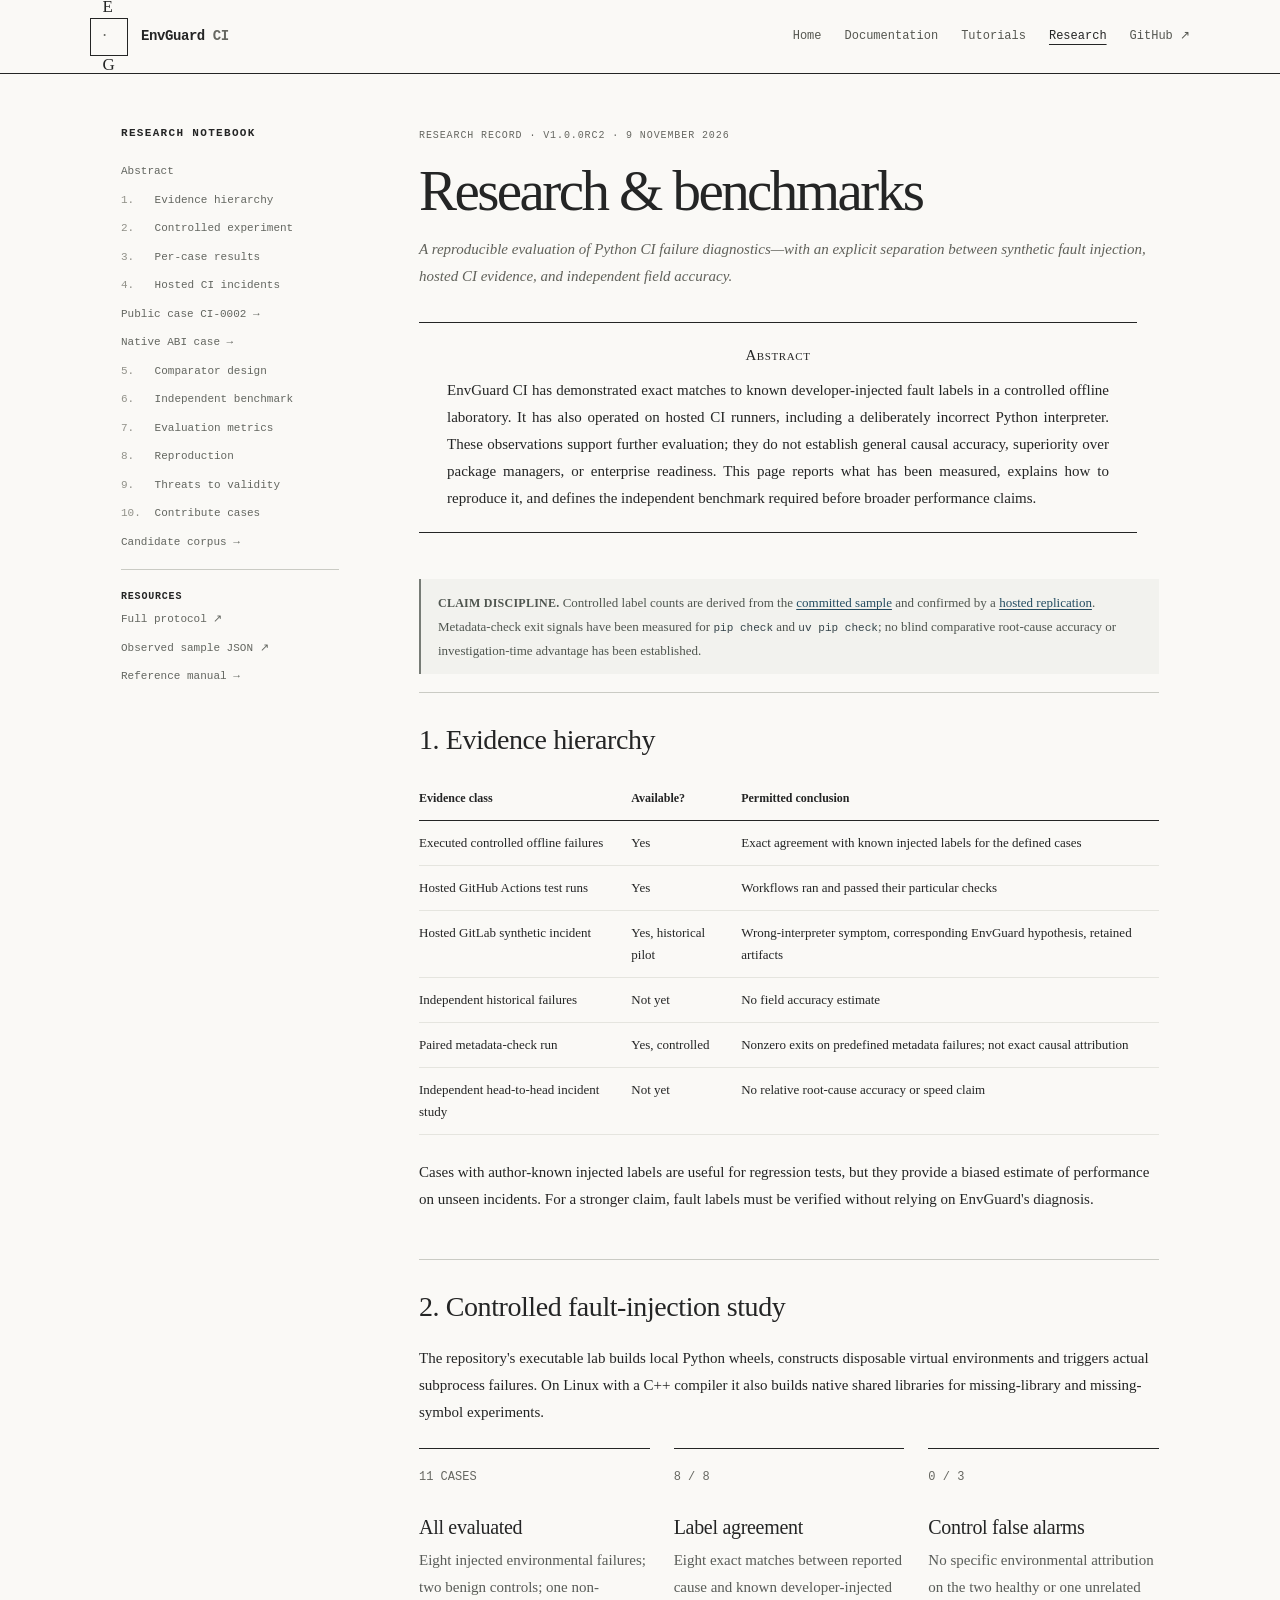
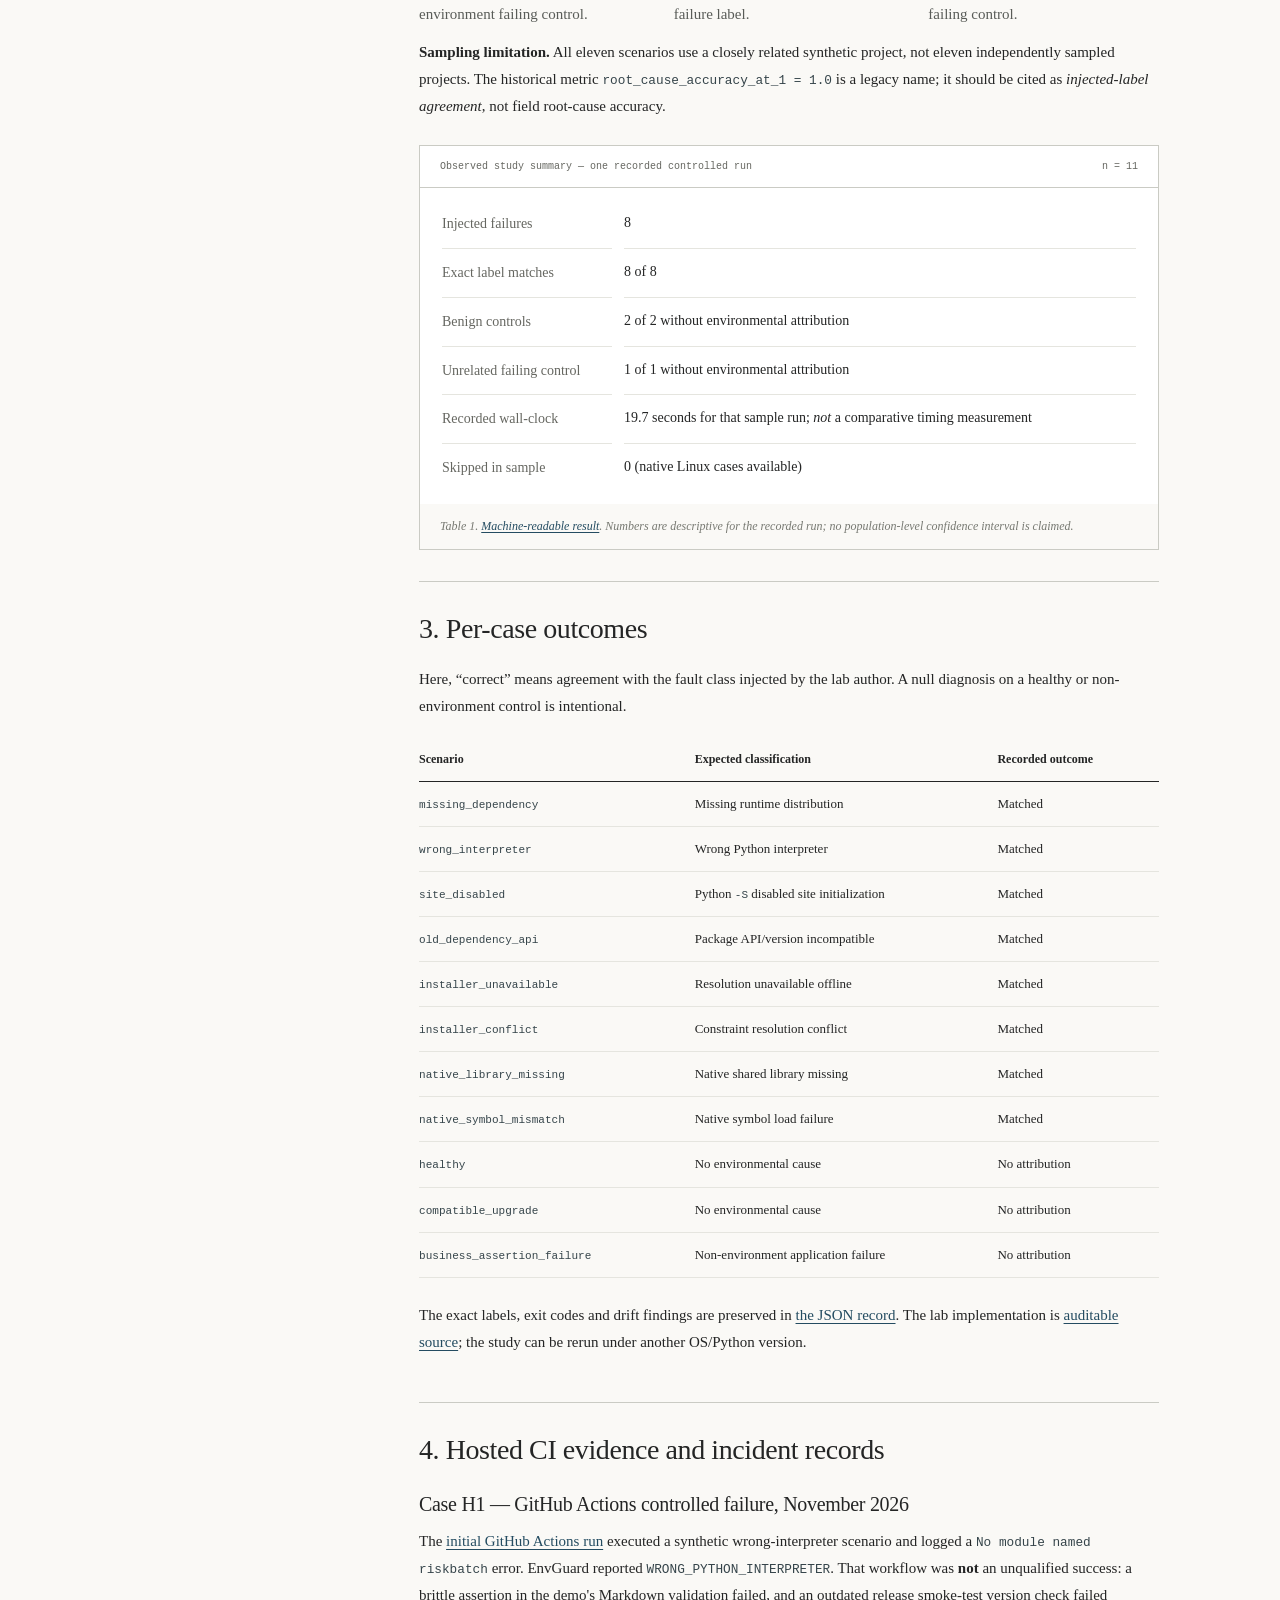
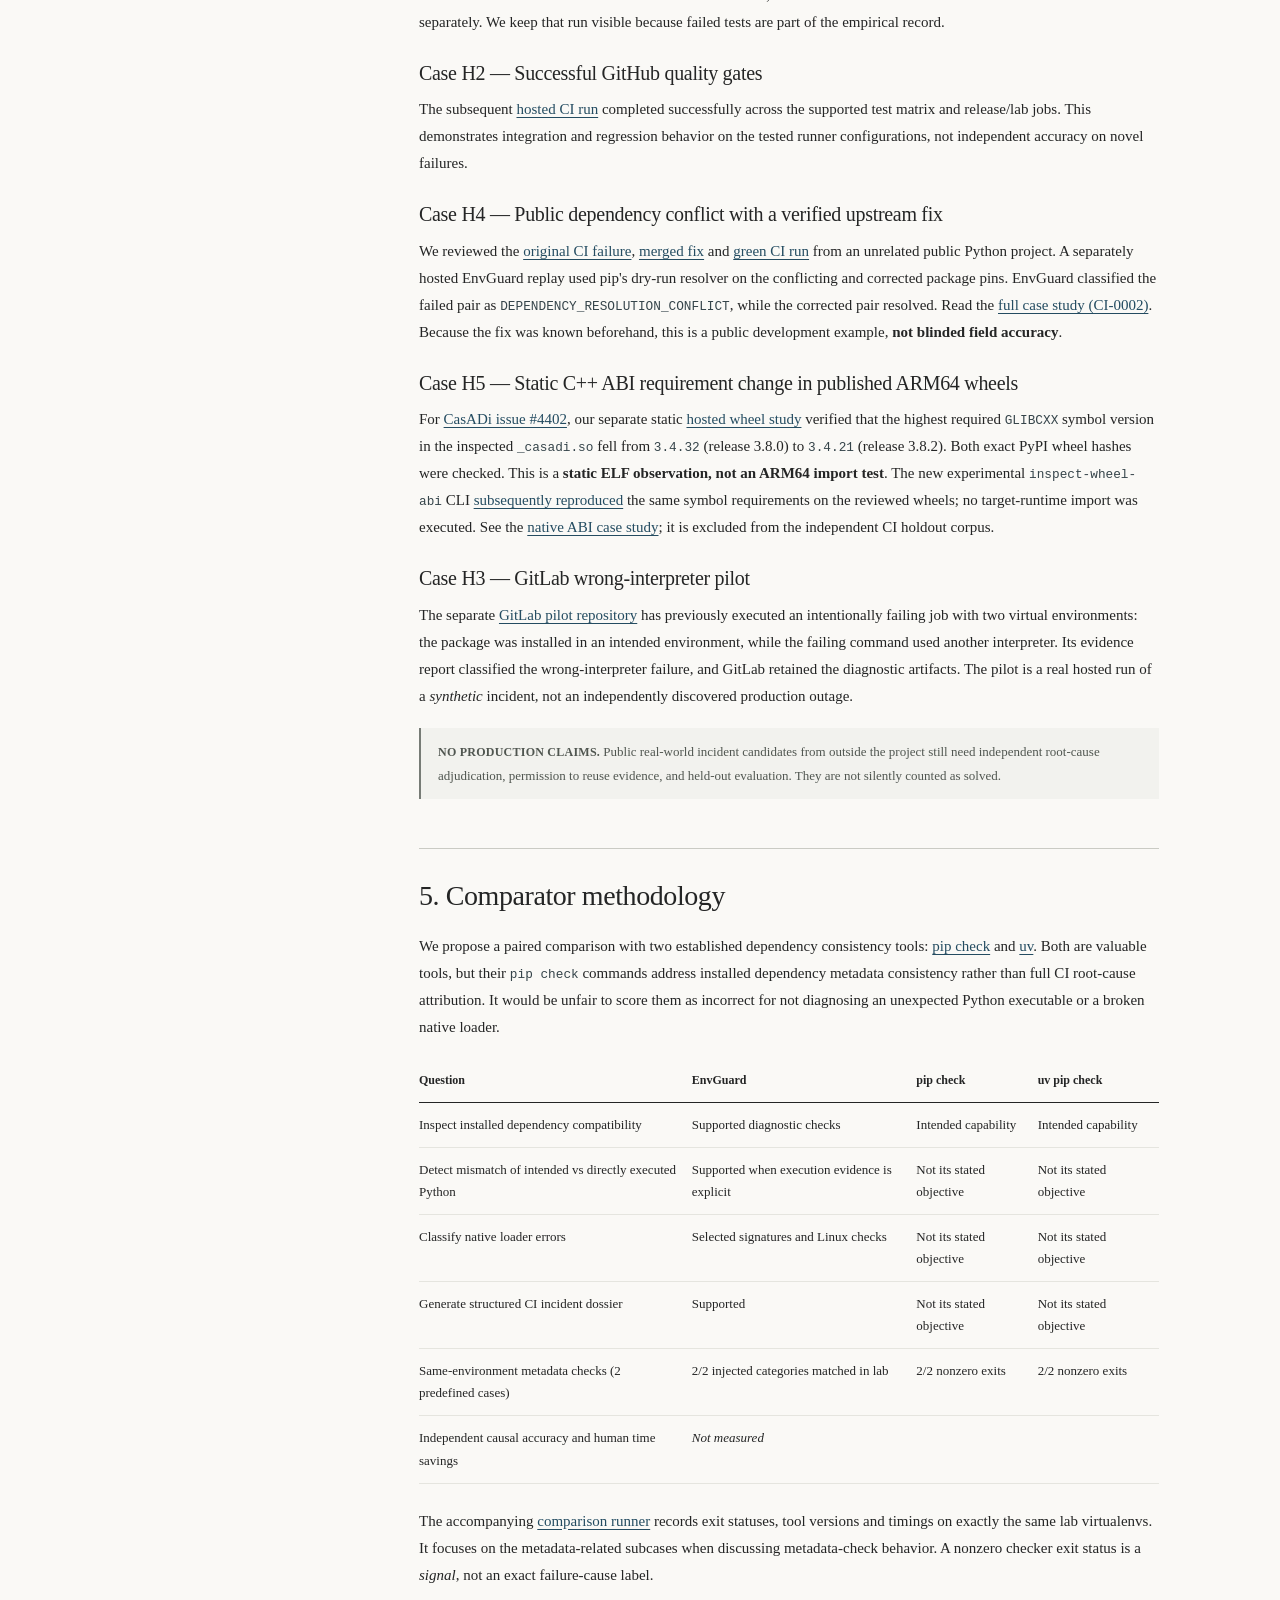
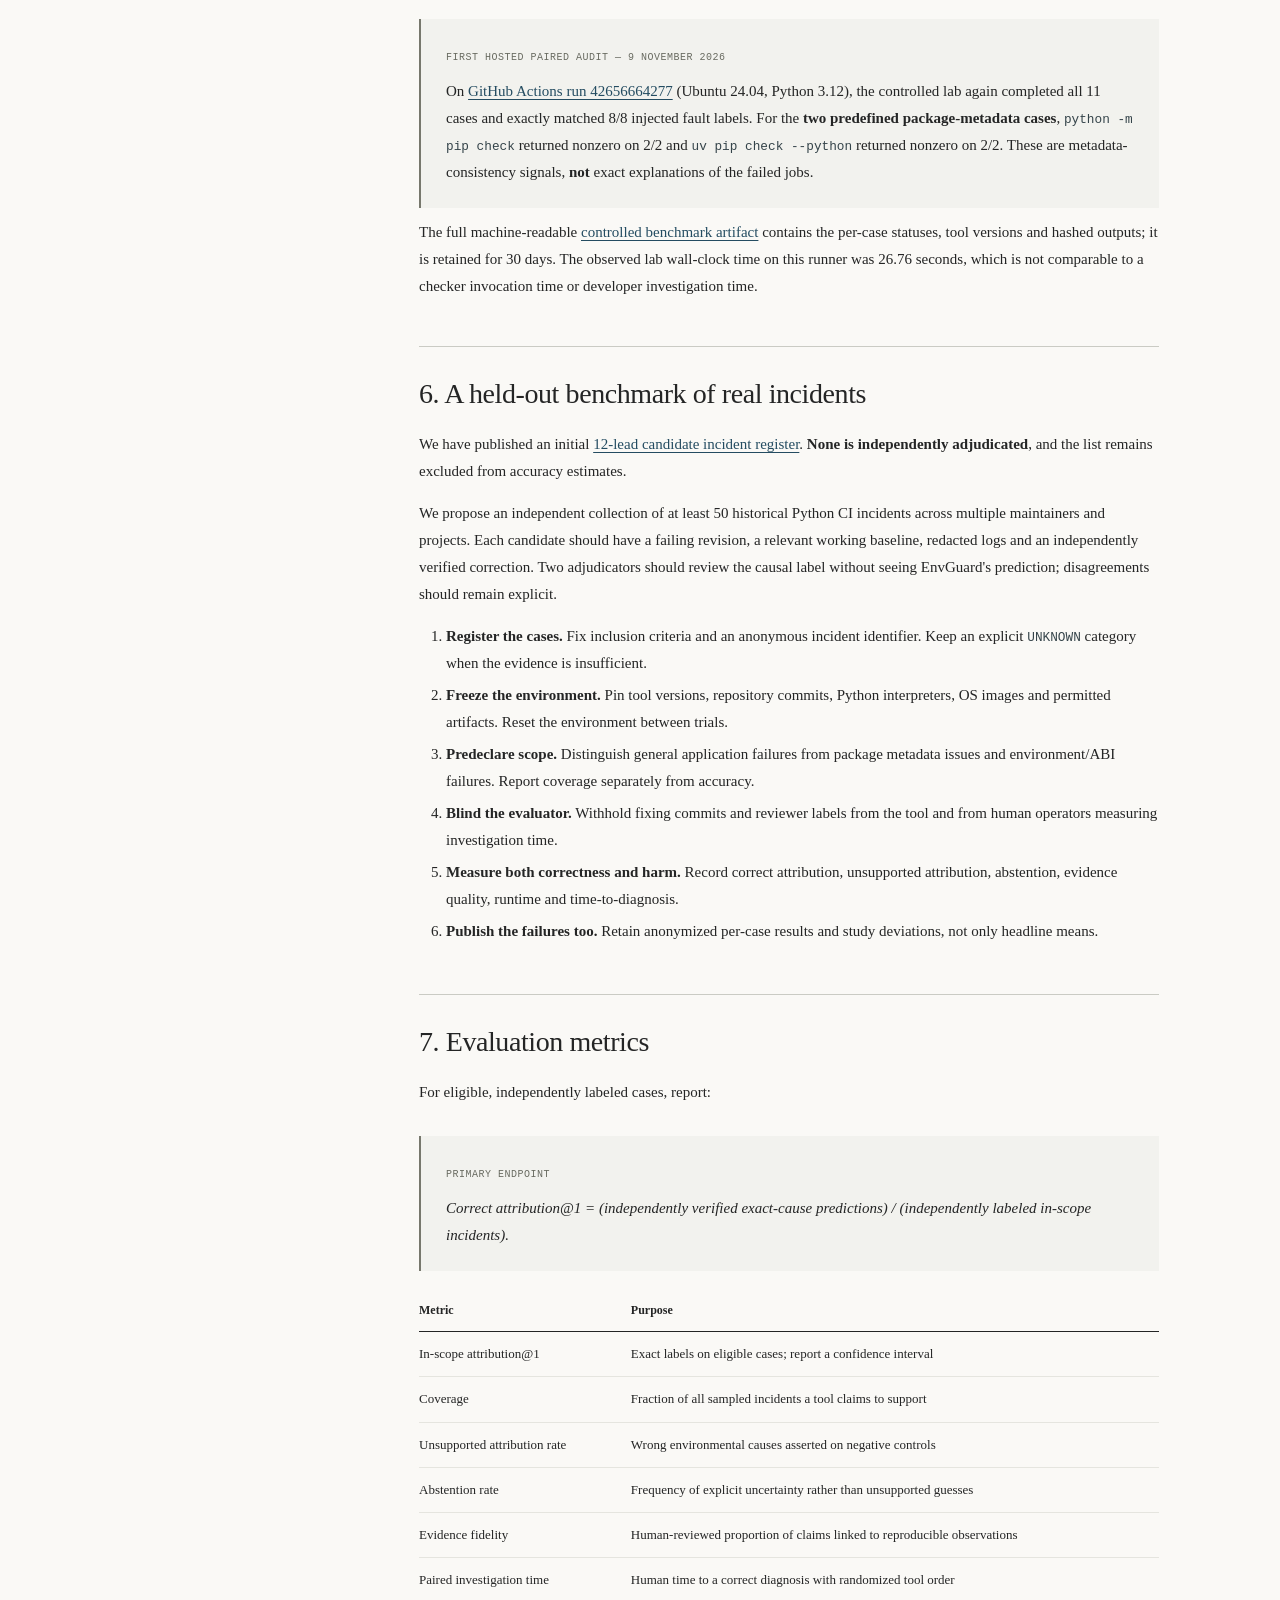
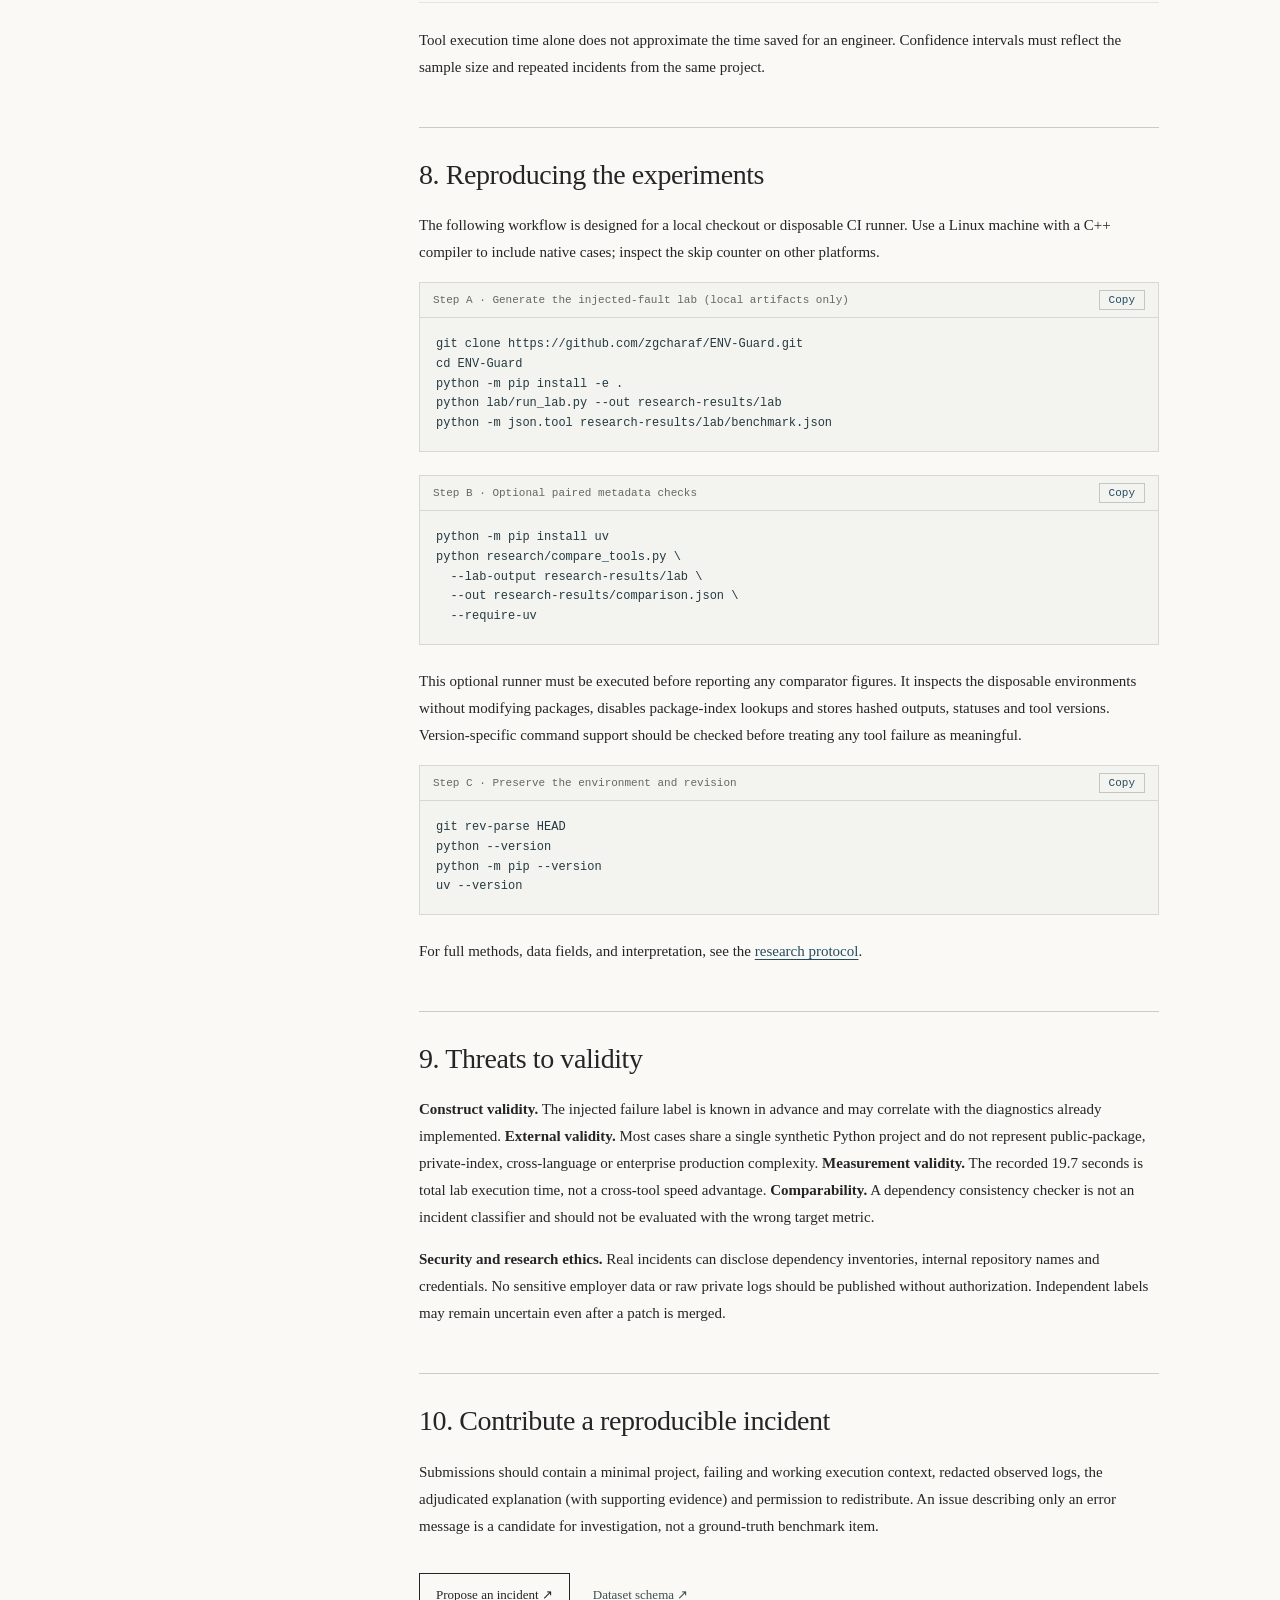
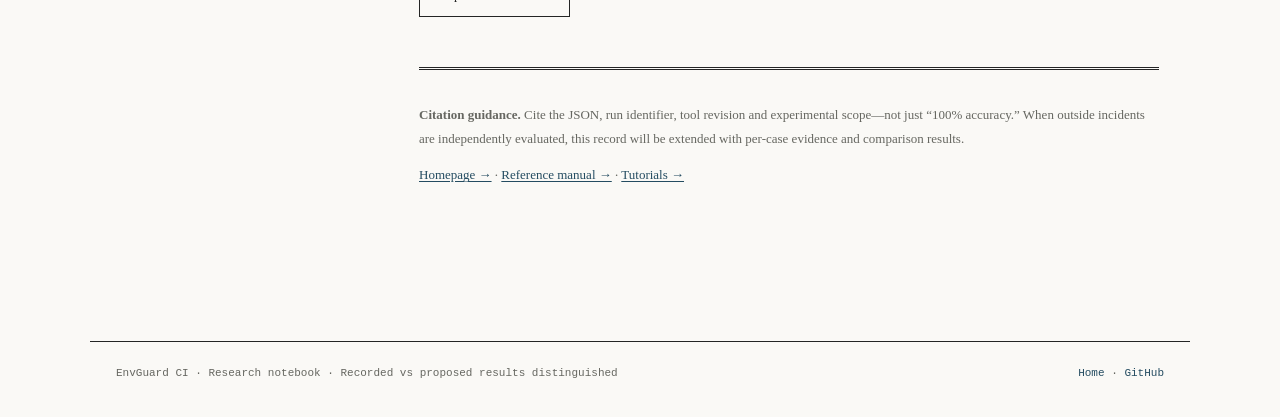
<file: website/research/index.html>
<!doctype html>
<html lang="en"><head>
<meta charset="utf-8"><meta name="viewport" content="width=device-width,initial-scale=1">
<meta name="theme-color" content="#faf9f6">
<meta name="description" content="EnvGuard CI research: reproducible fault-injection results, public CI evidence, independent evaluation methodology, and transparent comparator plans.">
<link rel="icon" href="../favicon.svg" type="image/svg+xml"><link rel="stylesheet" href="../styles.css"><script src="../app.js" defer></script>
<title>Research &amp; Benchmarks — EnvGuard CI</title>
</head><body>
<a class="skip-link" href="#main">Skip to research</a>
<header class="masthead"><div class="masthead-inner">
<a class="wordmark" href="../"><span class="symbol">E<span class="symbol-dot">·</span>G</span><span class="wordmark-name">EnvGuard <span>CI</span></span></a>
<nav aria-label="Main navigation"><a href="../">Home</a><a href="../docs/">Documentation</a><a href="../tutorials/">Tutorials</a><a href="./" aria-current="page">Research</a><a href="https://github.com/zgcharaf/ENV-Guard" rel="noopener noreferrer">GitHub ↗</a></nav>
</div></header>
<div class="doc-frame" id="main">
<aside class="toc" aria-label="Research sections">
<h2>Research notebook</h2>
<a href="#abstract">Abstract</a>
<a href="#evidence"><span class="toc-number">1.</span> Evidence hierarchy</a>
<a href="#controlled"><span class="toc-number">2.</span> Controlled experiment</a>
<a href="#cases"><span class="toc-number">3.</span> Per-case results</a>
<a href="#hosted"><span class="toc-number">4.</span> Hosted CI incidents</a>
<a href="cases/ci-0002/">Public case CI-0002 →</a>
<a href="cases/abi-0001/">Native ABI case →</a>
<a href="#comparators"><span class="toc-number">5.</span> Comparator design</a>
<a href="#protocol"><span class="toc-number">6.</span> Independent benchmark</a>
<a href="#metrics"><span class="toc-number">7.</span> Evaluation metrics</a>
<a href="#reproduce"><span class="toc-number">8.</span> Reproduction</a>
<a href="#validity"><span class="toc-number">9.</span> Threats to validity</a>
<a href="#contribute"><span class="toc-number">10.</span> Contribute cases</a>
<a href="corpus/">Candidate corpus →</a>
<div class="toc-group">Resources</div>
<a href="https://github.com/zgcharaf/ENV-Guard/blob/main/research/BENCHMARK_PROTOCOL.md">Full protocol ↗</a>
<a href="https://github.com/zgcharaf/ENV-Guard/blob/main/examples/controlled-benchmark.json">Observed sample JSON ↗</a>
<a href="../docs/">Reference manual →</a>
</aside>
<article class="doc-article">
<div class="doc-meta">Research record · v1.0.0rc2 · 9 November 2026</div>
<h1>Research &amp; benchmarks</h1>
<p class="doc-lead">A reproducible evaluation of Python CI failure diagnostics—with an explicit separation between synthetic fault injection, hosted CI evidence, and independent field accuracy.</p>
<div class="abstract" id="abstract"><span class="abstract-title">Abstract</span>
<p>EnvGuard CI has demonstrated exact matches to known developer-injected fault labels in a controlled offline laboratory. It has also operated on hosted CI runners, including a deliberately incorrect Python interpreter. These observations support further evaluation; they do not establish general causal accuracy, superiority over package managers, or enterprise readiness. This page reports what has been measured, explains how to reproduce it, and defines the independent benchmark required before broader performance claims.</p></div>
<div class="note"><p><strong>Claim discipline.</strong> Controlled label counts are derived from the <a href="https://github.com/zgcharaf/ENV-Guard/blob/main/examples/controlled-benchmark.json">committed sample</a> and confirmed by a <a href="https://github.com/zgcharaf/ENV-Guard/actions/runs/42656664277">hosted replication</a>. Metadata-check exit signals have been measured for <code>pip check</code> and <code>uv pip check</code>; no blind comparative root-cause accuracy or investigation-time advantage has been established.</p></div>

<section id="evidence">
<h2>1. Evidence hierarchy</h2>
<table><thead><tr><th>Evidence class</th><th>Available?</th><th>Permitted conclusion</th></tr></thead><tbody>
<tr><td>Executed controlled offline failures</td><td>Yes</td><td>Exact agreement with known injected labels for the defined cases</td></tr>
<tr><td>Hosted GitHub Actions test runs</td><td>Yes</td><td>Workflows ran and passed their particular checks</td></tr>
<tr><td>Hosted GitLab synthetic incident</td><td>Yes, historical pilot</td><td>Wrong-interpreter symptom, corresponding EnvGuard hypothesis, retained artifacts</td></tr>
<tr><td>Independent historical failures</td><td>Not yet</td><td>No field accuracy estimate</td></tr>
<tr><td>Paired metadata-check run</td><td>Yes, controlled</td><td>Nonzero exits on predefined metadata failures; not exact causal attribution</td></tr><tr><td>Independent head-to-head incident study</td><td>Not yet</td><td>No relative root-cause accuracy or speed claim</td></tr>
</tbody></table>
<p>Cases with author-known injected labels are useful for regression tests, but they provide a biased estimate of performance on unseen incidents. For a stronger claim, fault labels must be verified without relying on EnvGuard's diagnosis.</p>
</section>

<section id="controlled">
<h2>2. Controlled fault-injection study</h2>
<p>The repository's executable lab builds local Python wheels, constructs disposable virtual environments and triggers actual subprocess failures. On Linux with a C++ compiler it also builds native shared libraries for missing-library and missing-symbol experiments.</p>
<div class="method-grid">
<div><span class="step-id">11 CASES</span><h3>All evaluated</h3><p>Eight injected environmental failures; two benign controls; one non-environment failing control.</p></div>
<div><span class="step-id">8 / 8</span><h3>Label agreement</h3><p>Eight exact matches between reported cause and known developer-injected failure label.</p></div>
<div><span class="step-id">0 / 3</span><h3>Control false alarms</h3><p>No specific environmental attribution on the two healthy or one unrelated failing control.</p></div>
</div>
<p><strong>Sampling limitation.</strong> All eleven scenarios use a closely related synthetic project, not eleven independently sampled projects. The historical metric <code>root_cause_accuracy_at_1 = 1.0</code> is a legacy name; it should be cited as <em>injected-label agreement</em>, not field root-cause accuracy.</p>
<figure class="incident-figure">
<div class="figure-header"><span>Observed study summary — one recorded controlled run</span><span>n = 11</span></div>
<div class="figure-body"><dl>
<dt>Injected failures</dt><dd>8</dd>
<dt>Exact label matches</dt><dd>8 of 8</dd>
<dt>Benign controls</dt><dd>2 of 2 without environmental attribution</dd>
<dt>Unrelated failing control</dt><dd>1 of 1 without environmental attribution</dd>
<dt>Recorded wall-clock</dt><dd>19.7 seconds for that sample run; <em>not</em> a comparative timing measurement</dd>
<dt>Skipped in sample</dt><dd>0 (native Linux cases available)</dd>
</dl></div>
<figcaption>Table 1. <a href="https://github.com/zgcharaf/ENV-Guard/blob/main/examples/controlled-benchmark.json">Machine-readable result</a>. Numbers are descriptive for the recorded run; no population-level confidence interval is claimed.</figcaption>
</figure>
</section>

<section id="cases">
<h2>3. Per-case outcomes</h2>
<p>Here, “correct” means agreement with the fault class injected by the lab author. A null diagnosis on a healthy or non-environment control is intentional.</p>
<table><thead><tr><th>Scenario</th><th>Expected classification</th><th>Recorded outcome</th></tr></thead><tbody>
<tr><td><code>missing_dependency</code></td><td>Missing runtime distribution</td><td>Matched</td></tr>
<tr><td><code>wrong_interpreter</code></td><td>Wrong Python interpreter</td><td>Matched</td></tr>
<tr><td><code>site_disabled</code></td><td>Python <code>-S</code> disabled site initialization</td><td>Matched</td></tr>
<tr><td><code>old_dependency_api</code></td><td>Package API/version incompatible</td><td>Matched</td></tr>
<tr><td><code>installer_unavailable</code></td><td>Resolution unavailable offline</td><td>Matched</td></tr>
<tr><td><code>installer_conflict</code></td><td>Constraint resolution conflict</td><td>Matched</td></tr>
<tr><td><code>native_library_missing</code></td><td>Native shared library missing</td><td>Matched</td></tr>
<tr><td><code>native_symbol_mismatch</code></td><td>Native symbol load failure</td><td>Matched</td></tr>
<tr><td><code>healthy</code></td><td>No environmental cause</td><td>No attribution</td></tr>
<tr><td><code>compatible_upgrade</code></td><td>No environmental cause</td><td>No attribution</td></tr>
<tr><td><code>business_assertion_failure</code></td><td>Non-environment application failure</td><td>No attribution</td></tr>
</tbody></table>
<p>The exact labels, exit codes and drift findings are preserved in <a href="https://github.com/zgcharaf/ENV-Guard/blob/main/examples/controlled-benchmark.json">the JSON record</a>. The lab implementation is <a href="https://github.com/zgcharaf/ENV-Guard/blob/main/lab/run_lab.py">auditable source</a>; the study can be rerun under another OS/Python version.</p>
</section>

<section id="hosted">
<h2>4. Hosted CI evidence and incident records</h2>
<h3>Case H1 — GitHub Actions controlled failure, November 2026</h3>
<p>The <a href="https://github.com/zgcharaf/ENV-Guard/actions/runs/42619255881">initial GitHub Actions run</a> executed a synthetic wrong-interpreter scenario and logged a <code>No module named riskbatch</code> error. EnvGuard reported <code>WRONG_PYTHON_INTERPRETER</code>. That workflow was <strong>not</strong> an unqualified success: a brittle assertion in the demo's Markdown validation failed, and an outdated release smoke-test version check failed separately. We keep that run visible because failed tests are part of the empirical record.</p>
<h3>Case H2 — Successful GitHub quality gates</h3>
<p>The subsequent <a href="https://github.com/zgcharaf/ENV-Guard/actions/runs/42652589626">hosted CI run</a> completed successfully across the supported test matrix and release/lab jobs. This demonstrates integration and regression behavior on the tested runner configurations, not independent accuracy on novel failures.</p>
<h3>Case H4 — Public dependency conflict with a verified upstream fix</h3>
<p>We reviewed the <a href="https://github.com/cvsz/zbase/issues/19">original CI failure</a>, <a href="https://github.com/cvsz/zbase/pull/24">merged fix</a> and <a href="https://github.com/cvsz/zbase/actions/runs/42434951881">green CI run</a> from an unrelated public Python project. A separately hosted EnvGuard replay used pip's dry-run resolver on the conflicting and corrected package pins. EnvGuard classified the failed pair as <code>DEPENDENCY_RESOLUTION_CONFLICT</code>, while the corrected pair resolved. Read the <a href="cases/ci-0002/">full case study (CI-0002)</a>. Because the fix was known beforehand, this is a public development example, <strong>not blinded field accuracy</strong>.</p>
<h3>Case H5 — Static C++ ABI requirement change in published ARM64 wheels</h3>
<p>For <a href="https://github.com/casadi/casadi/issues/4402">CasADi issue #4402</a>, our separate static <a href="https://github.com/zgcharaf/ENV-Guard/actions/runs/42667692620">hosted wheel study</a> verified that the highest required <code>GLIBCXX</code> symbol version in the inspected <code>_casadi.so</code> fell from <code>3.4.32</code> (release 3.8.0) to <code>3.4.21</code> (release 3.8.2). Both exact PyPI wheel hashes were checked. This is a <strong>static ELF observation, not an ARM64 import test</strong>. The new experimental <code>inspect-wheel-abi</code> CLI <a href="https://github.com/zgcharaf/ENV-Guard/actions/runs/42675725738">subsequently reproduced</a> the same symbol requirements on the reviewed wheels; no target-runtime import was executed. See the <a href="cases/abi-0001/">native ABI case study</a>; it is excluded from the independent CI holdout corpus.</p>
<h3>Case H3 — GitLab wrong-interpreter pilot</h3>
<p>The separate <a href="https://gitlab.com/envguardci-group/envguard-gitlab-pilot">GitLab pilot repository</a> has previously executed an intentionally failing job with two virtual environments: the package was installed in an intended environment, while the failing command used another interpreter. Its evidence report classified the wrong-interpreter failure, and GitLab retained the diagnostic artifacts. The pilot is a real hosted run of a <em>synthetic</em> incident, not an independently discovered production outage.</p>
<div class="note"><p><strong>No production claims.</strong> Public real-world incident candidates from outside the project still need independent root-cause adjudication, permission to reuse evidence, and held-out evaluation. They are not silently counted as solved.</p></div>
</section>

<section id="comparators">
<h2>5. Comparator methodology</h2>
<p>We propose a paired comparison with two established dependency consistency tools: <a href="https://pip.pypa.io/en/stable/cli/pip_check/">pip check</a> and <a href="https://docs.astral.sh/uv/">uv</a>. Both are valuable tools, but their <code>pip check</code> commands address installed dependency metadata consistency rather than full CI root-cause attribution. It would be unfair to score them as incorrect for not diagnosing an unexpected Python executable or a broken native loader.</p>
<table><thead><tr><th>Question</th><th>EnvGuard</th><th>pip check</th><th>uv pip check</th></tr></thead><tbody>
<tr><td>Inspect installed dependency compatibility</td><td>Supported diagnostic checks</td><td>Intended capability</td><td>Intended capability</td></tr>
<tr><td>Detect mismatch of intended vs directly executed Python</td><td>Supported when execution evidence is explicit</td><td>Not its stated objective</td><td>Not its stated objective</td></tr>
<tr><td>Classify native loader errors</td><td>Selected signatures and Linux checks</td><td>Not its stated objective</td><td>Not its stated objective</td></tr>
<tr><td>Generate structured CI incident dossier</td><td>Supported</td><td>Not its stated objective</td><td>Not its stated objective</td></tr>
<tr><td>Same-environment metadata checks (2 predefined cases)</td><td>2/2 injected categories matched in lab</td><td>2/2 nonzero exits</td><td>2/2 nonzero exits</td></tr><tr><td>Independent causal accuracy and human time savings</td><td colspan="3"><em>Not measured</em></td></tr>
</tbody></table>
<p>The accompanying <a href="https://github.com/zgcharaf/ENV-Guard/blob/main/research/compare_tools.py">comparison runner</a> records exit statuses, tool versions and timings on exactly the same lab virtualenvs. It focuses on the metadata-related subcases when discussing metadata-check behavior. A nonzero checker exit status is a <em>signal</em>, not an exact failure-cause label.</p>
<div class="definition"><span class="definition-label">First hosted paired audit — 9 November 2026</span>
<p>On <a href="https://github.com/zgcharaf/ENV-Guard/actions/runs/42656664277">GitHub Actions run 42656664277</a> (Ubuntu 24.04, Python 3.12), the controlled lab again completed all 11 cases and exactly matched 8/8 injected fault labels. For the <strong>two predefined package-metadata cases</strong>, <code>python -m pip check</code> returned nonzero on 2/2 and <code>uv pip check --python</code> returned nonzero on 2/2. These are metadata-consistency signals, <strong>not</strong> exact explanations of the failed jobs.</p>
</div>
<p>The full machine-readable <a href="https://github.com/zgcharaf/ENV-Guard/actions/runs/42656664277/artifacts/13691748107">controlled benchmark artifact</a> contains the per-case statuses, tool versions and hashed outputs; it is retained for 30 days. The observed lab wall-clock time on this runner was 26.76 seconds, which is not comparable to a checker invocation time or developer investigation time.</p>
</section>

<section id="protocol">
<h2>6. A held-out benchmark of real incidents</h2>
<p>We have published an initial <a href="corpus/">12-lead candidate incident register</a>. <strong>None is independently adjudicated</strong>, and the list remains excluded from accuracy estimates.</p>
<p>We propose an independent collection of at least 50 historical Python CI incidents across multiple maintainers and projects. Each candidate should have a failing revision, a relevant working baseline, redacted logs and an independently verified correction. Two adjudicators should review the causal label without seeing EnvGuard's prediction; disagreements should remain explicit.</p>
<ol>
<li><strong>Register the cases.</strong> Fix inclusion criteria and an anonymous incident identifier. Keep an explicit <code>UNKNOWN</code> category when the evidence is insufficient.</li>
<li><strong>Freeze the environment.</strong> Pin tool versions, repository commits, Python interpreters, OS images and permitted artifacts. Reset the environment between trials.</li>
<li><strong>Predeclare scope.</strong> Distinguish general application failures from package metadata issues and environment/ABI failures. Report coverage separately from accuracy.</li>
<li><strong>Blind the evaluator.</strong> Withhold fixing commits and reviewer labels from the tool and from human operators measuring investigation time.</li>
<li><strong>Measure both correctness and harm.</strong> Record correct attribution, unsupported attribution, abstention, evidence quality, runtime and time-to-diagnosis.</li>
<li><strong>Publish the failures too.</strong> Retain anonymized per-case results and study deviations, not only headline means.</li>
</ol>
</section>

<section id="metrics">
<h2>7. Evaluation metrics</h2>
<p>For eligible, independently labeled cases, report:</p>
<div class="definition"><span class="definition-label">Primary endpoint</span><p><em>Correct attribution@1 = (independently verified exact-cause predictions) / (independently labeled in-scope incidents).</em></p></div>
<table><thead><tr><th>Metric</th><th>Purpose</th></tr></thead><tbody>
<tr><td>In-scope attribution@1</td><td>Exact labels on eligible cases; report a confidence interval</td></tr>
<tr><td>Coverage</td><td>Fraction of all sampled incidents a tool claims to support</td></tr>
<tr><td>Unsupported attribution rate</td><td>Wrong environmental causes asserted on negative controls</td></tr>
<tr><td>Abstention rate</td><td>Frequency of explicit uncertainty rather than unsupported guesses</td></tr>
<tr><td>Evidence fidelity</td><td>Human-reviewed proportion of claims linked to reproducible observations</td></tr>
<tr><td>Paired investigation time</td><td>Human time to a correct diagnosis with randomized tool order</td></tr>
</tbody></table>
<p>Tool execution time alone does not approximate the time saved for an engineer. Confidence intervals must reflect the sample size and repeated incidents from the same project.</p>
</section>

<section id="reproduce">
<h2>8. Reproducing the experiments</h2>
<p>The following workflow is designed for a local checkout or disposable CI runner. Use a Linux machine with a C++ compiler to include native cases; inspect the skip counter on other platforms.</p>
<div class="code-example"><div class="code-caption"><span>Step A · Generate the injected-fault lab (local artifacts only)</span><button class="copy" type="button">Copy</button></div><pre><code>git clone https://github.com/zgcharaf/ENV-Guard.git
cd ENV-Guard
python -m pip install -e .
python lab/run_lab.py --out research-results/lab
python -m json.tool research-results/lab/benchmark.json</code></pre></div>
<div class="code-example"><div class="code-caption"><span>Step B · Optional paired metadata checks</span><button class="copy" type="button">Copy</button></div><pre><code>python -m pip install uv
python research/compare_tools.py \
  --lab-output research-results/lab \
  --out research-results/comparison.json \
  --require-uv</code></pre></div>
<p>This optional runner must be executed before reporting any comparator figures. It inspects the disposable environments without modifying packages, disables package-index lookups and stores hashed outputs, statuses and tool versions. Version-specific command support should be checked before treating any tool failure as meaningful.</p>
<div class="code-example"><div class="code-caption"><span>Step C · Preserve the environment and revision</span><button class="copy" type="button">Copy</button></div><pre><code>git rev-parse HEAD
python --version
python -m pip --version
uv --version</code></pre></div>
<p>For full methods, data fields, and interpretation, see the <a href="https://github.com/zgcharaf/ENV-Guard/blob/main/research/BENCHMARK_PROTOCOL.md">research protocol</a>.</p>
</section>

<section id="validity">
<h2>9. Threats to validity</h2>
<p><strong>Construct validity.</strong> The injected failure label is known in advance and may correlate with the diagnostics already implemented. <strong>External validity.</strong> Most cases share a single synthetic Python project and do not represent public-package, private-index, cross-language or enterprise production complexity. <strong>Measurement validity.</strong> The recorded 19.7 seconds is total lab execution time, not a cross-tool speed advantage. <strong>Comparability.</strong> A dependency consistency checker is not an incident classifier and should not be evaluated with the wrong target metric.</p>
<p><strong>Security and research ethics.</strong> Real incidents can disclose dependency inventories, internal repository names and credentials. No sensitive employer data or raw private logs should be published without authorization. Independent labels may remain uncertain even after a patch is merged.</p>
</section>

<section id="contribute">
<h2>10. Contribute a reproducible incident</h2>
<p>Submissions should contain a minimal project, failing and working execution context, redacted observed logs, the adjudicated explanation (with supporting evidence) and permission to redistribute. An issue describing only an error message is a candidate for investigation, not a ground-truth benchmark item.</p>
<div class="front-actions" style="justify-content:flex-start">
<a class="primary-action" href="https://github.com/zgcharaf/ENV-Guard/issues" rel="noopener noreferrer">Propose an incident ↗</a>
<a class="secondary-action" href="https://github.com/zgcharaf/ENV-Guard/blob/main/research/dataset-template.csv">Dataset schema ↗</a>
</div>
<div class="ref-footer"><p><strong>Citation guidance.</strong> Cite the JSON, run identifier, tool revision and experimental scope—not just “100% accuracy.” When outside incidents are independently evaluated, this record will be extended with per-case evidence and comparison results.</p>
<p><a href="../">Homepage →</a> · <a href="../docs/">Reference manual →</a> · <a href="../tutorials/">Tutorials →</a></p></div>
</section>
</article></div>
<footer class="site-footer"><span>EnvGuard CI · Research notebook · Recorded vs proposed results distinguished</span><span><a href="../">Home</a> · <a href="https://github.com/zgcharaf/ENV-Guard">GitHub</a></span></footer>
</body></html>
</file>
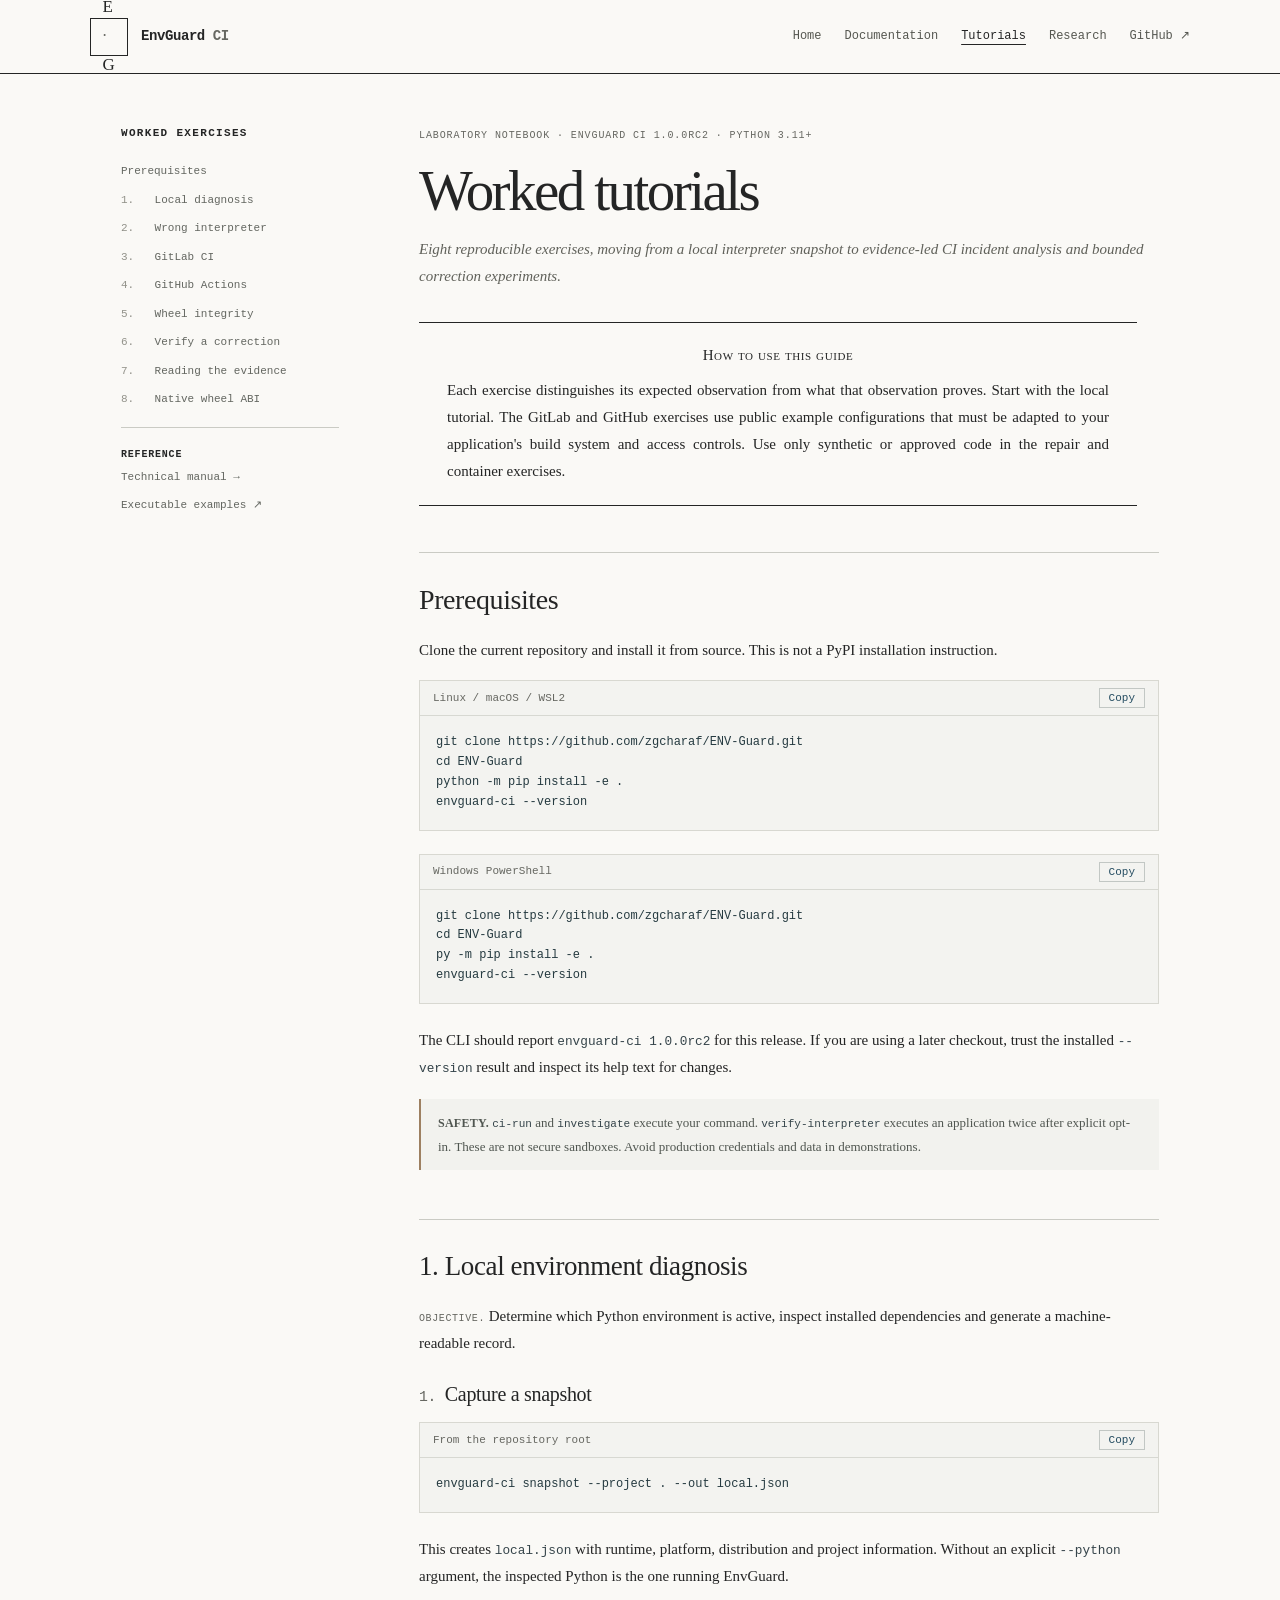
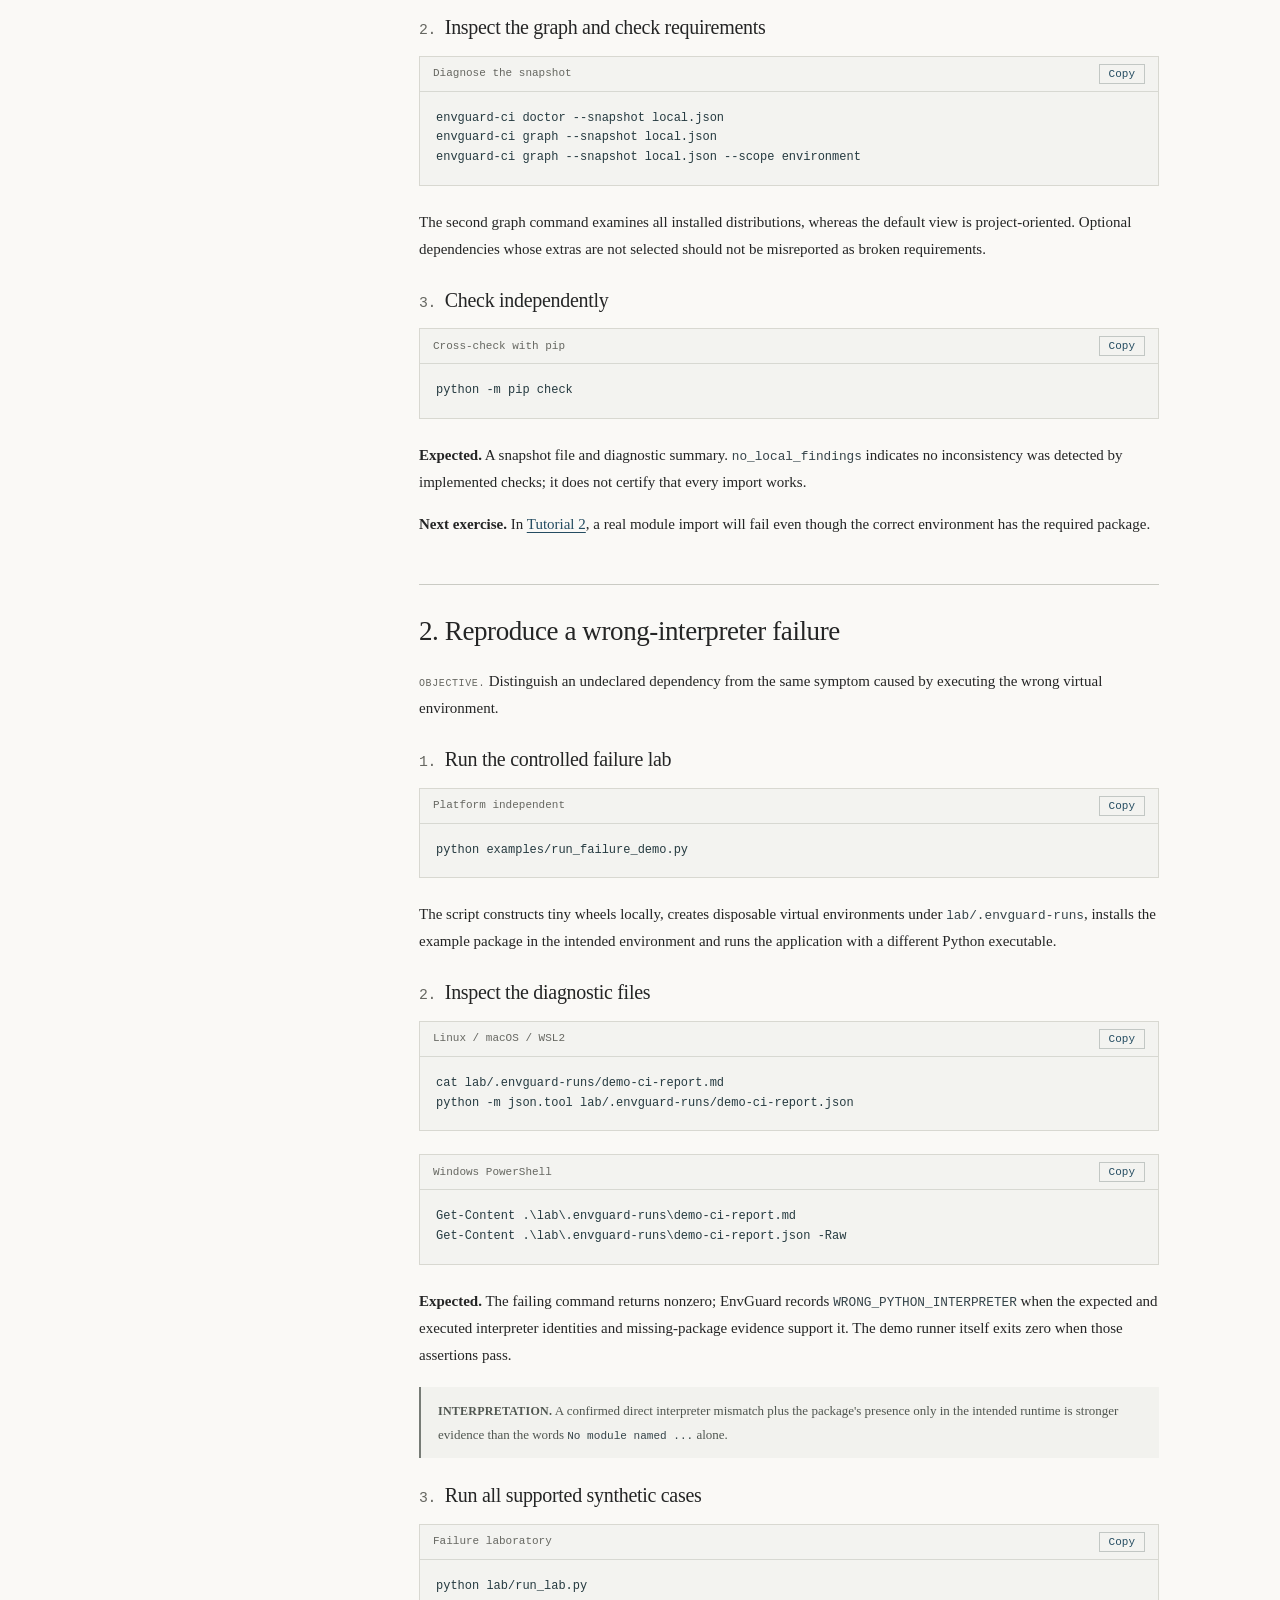
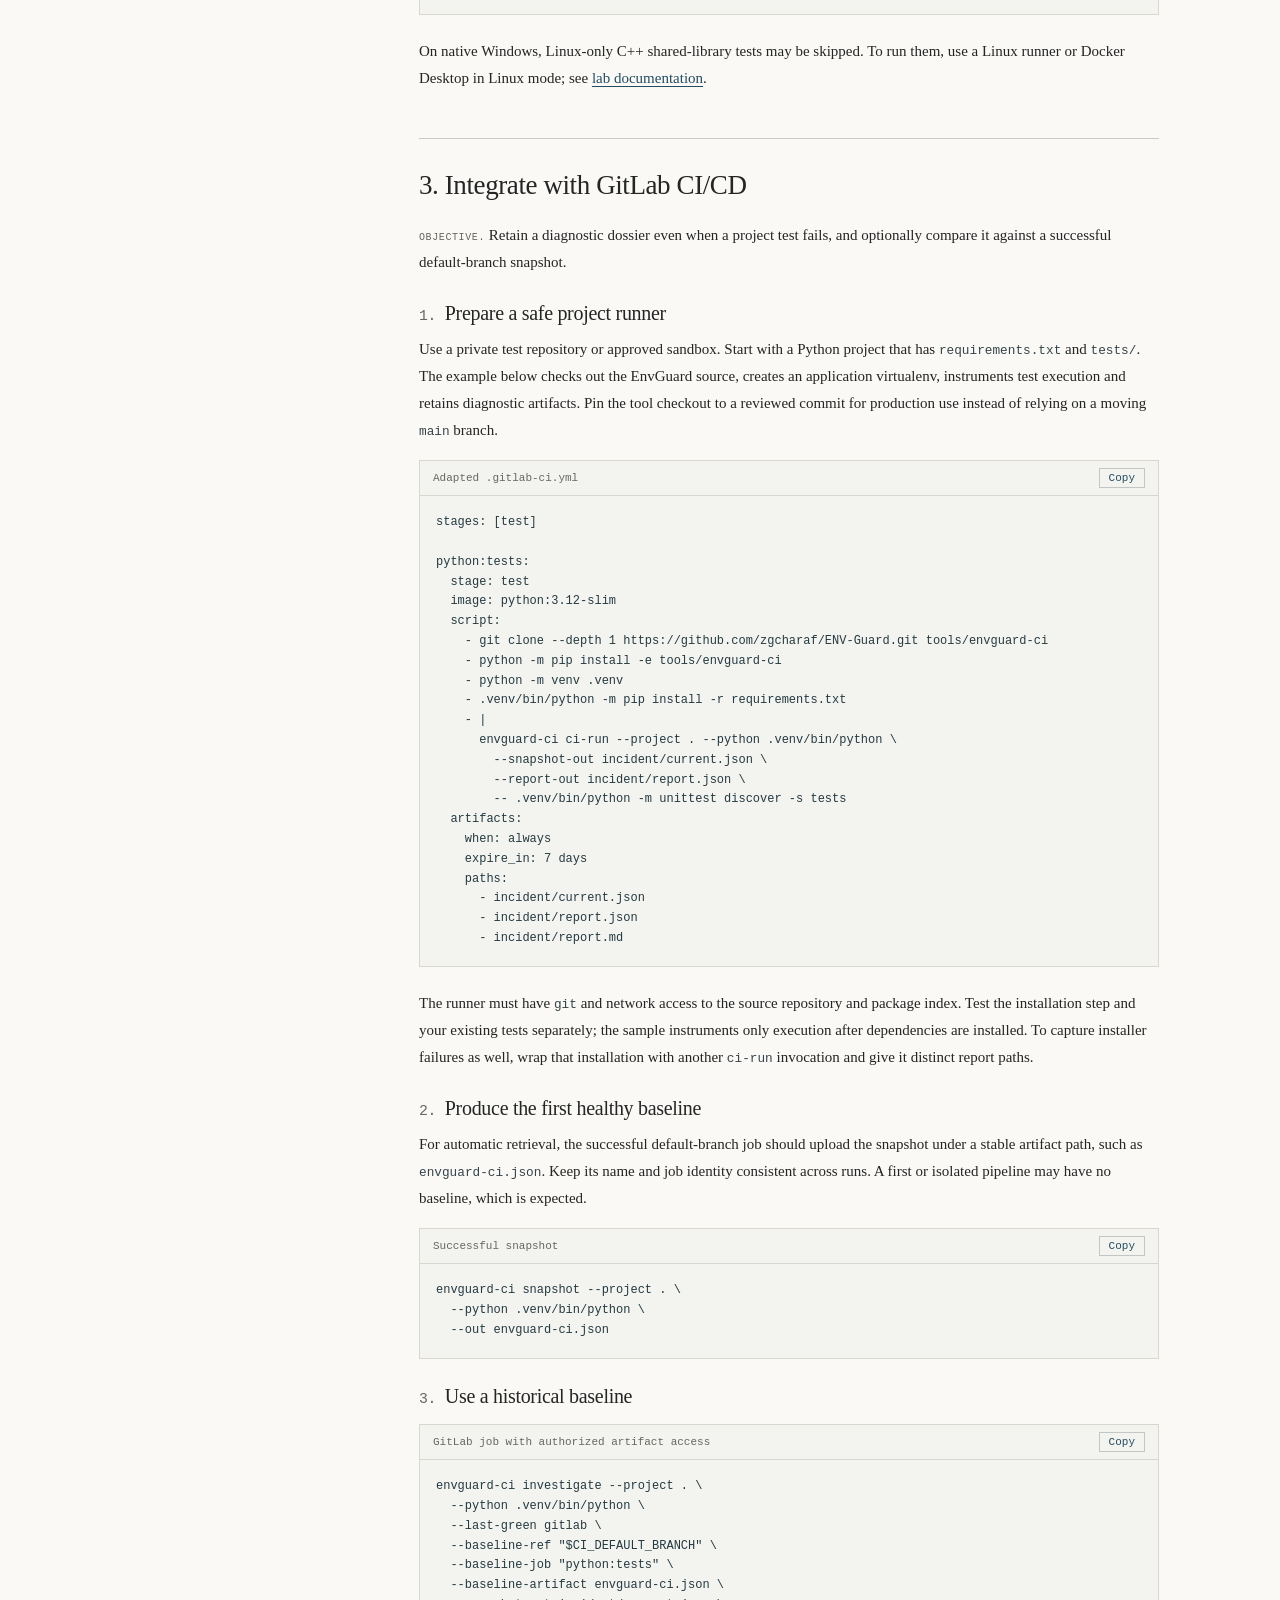
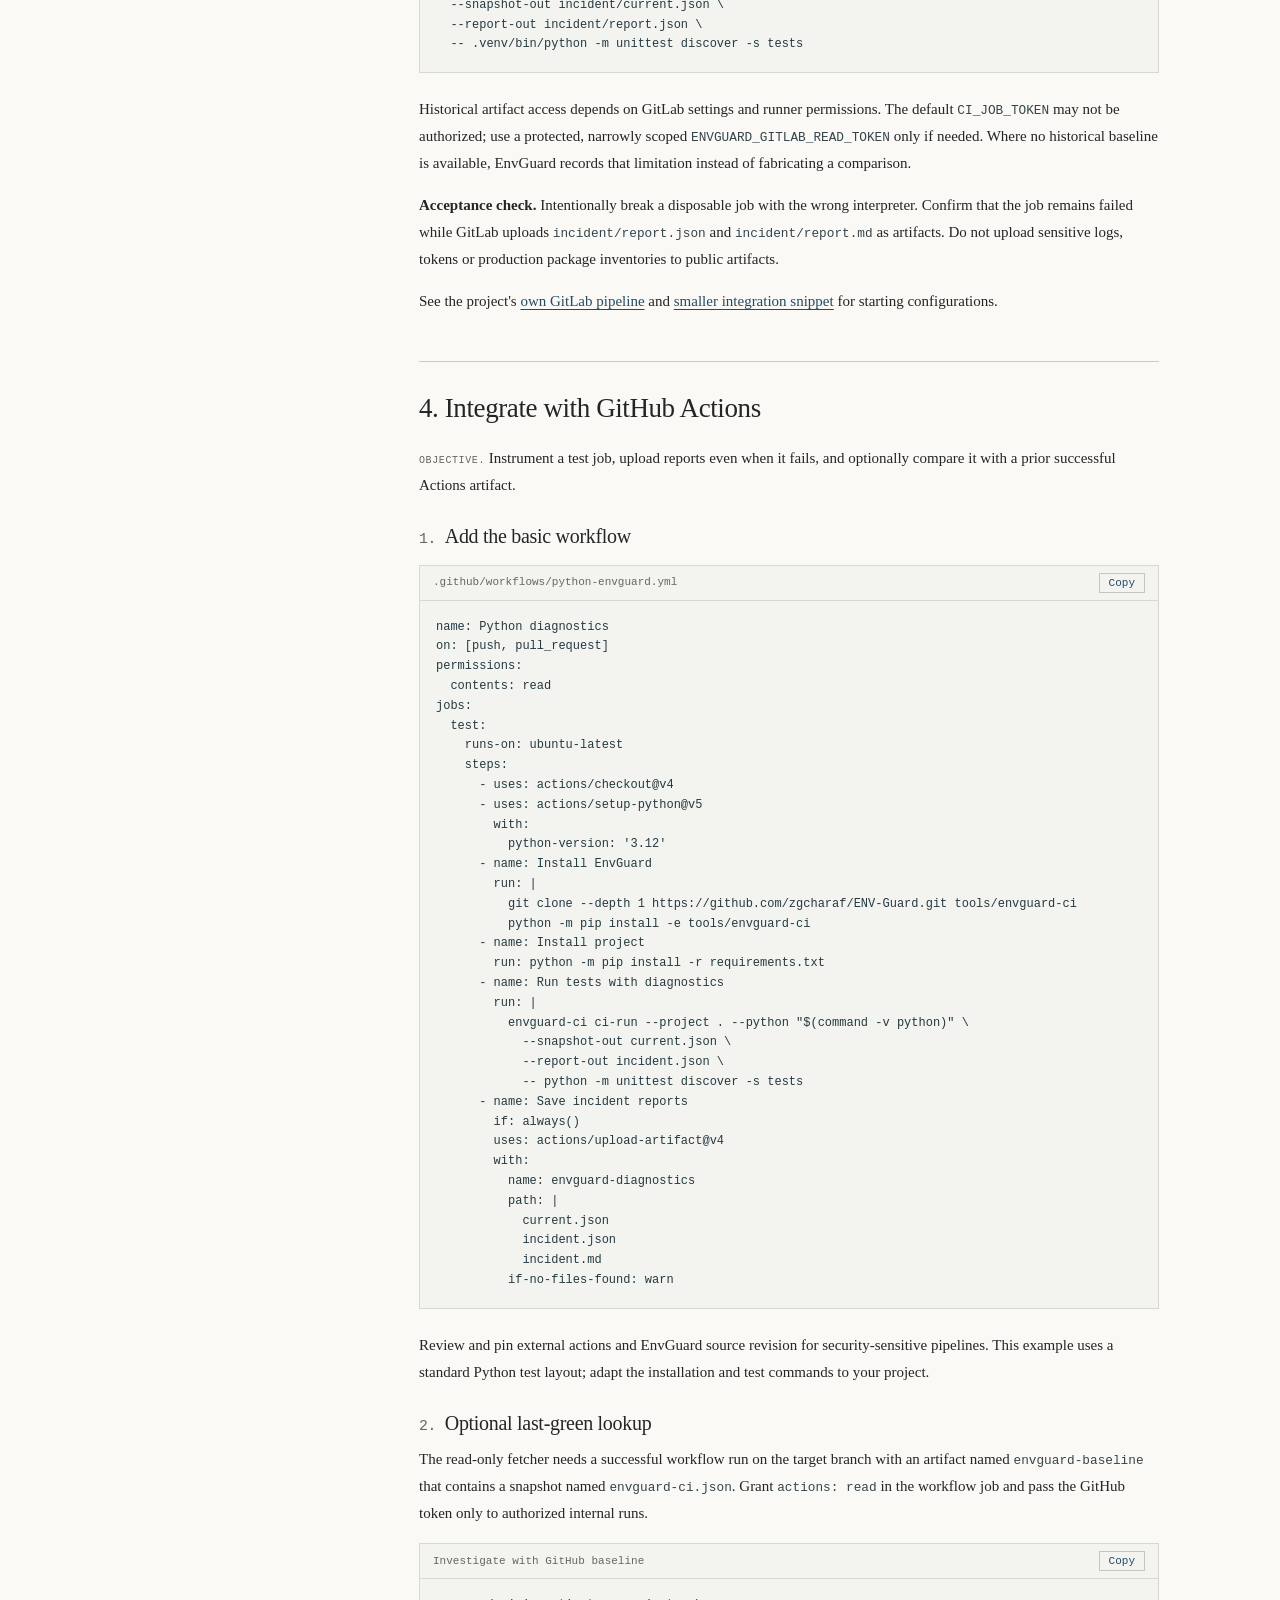
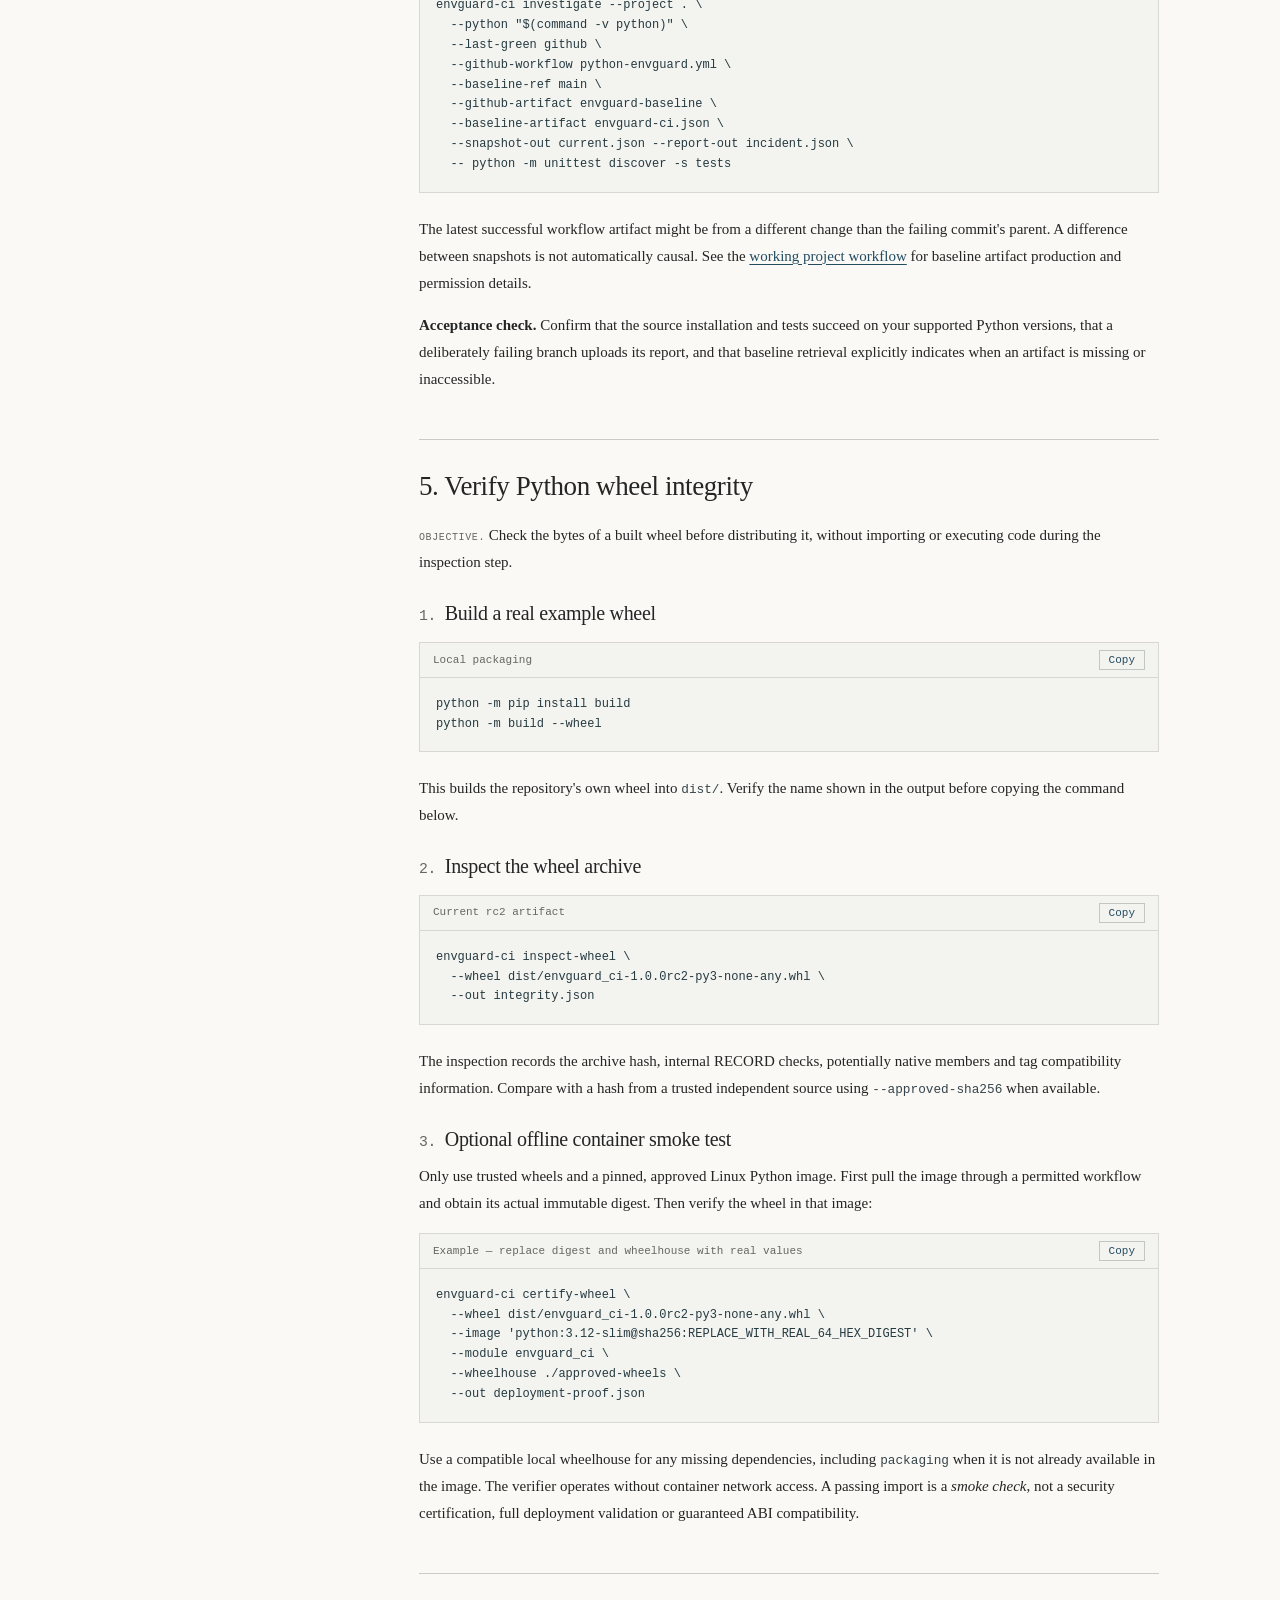
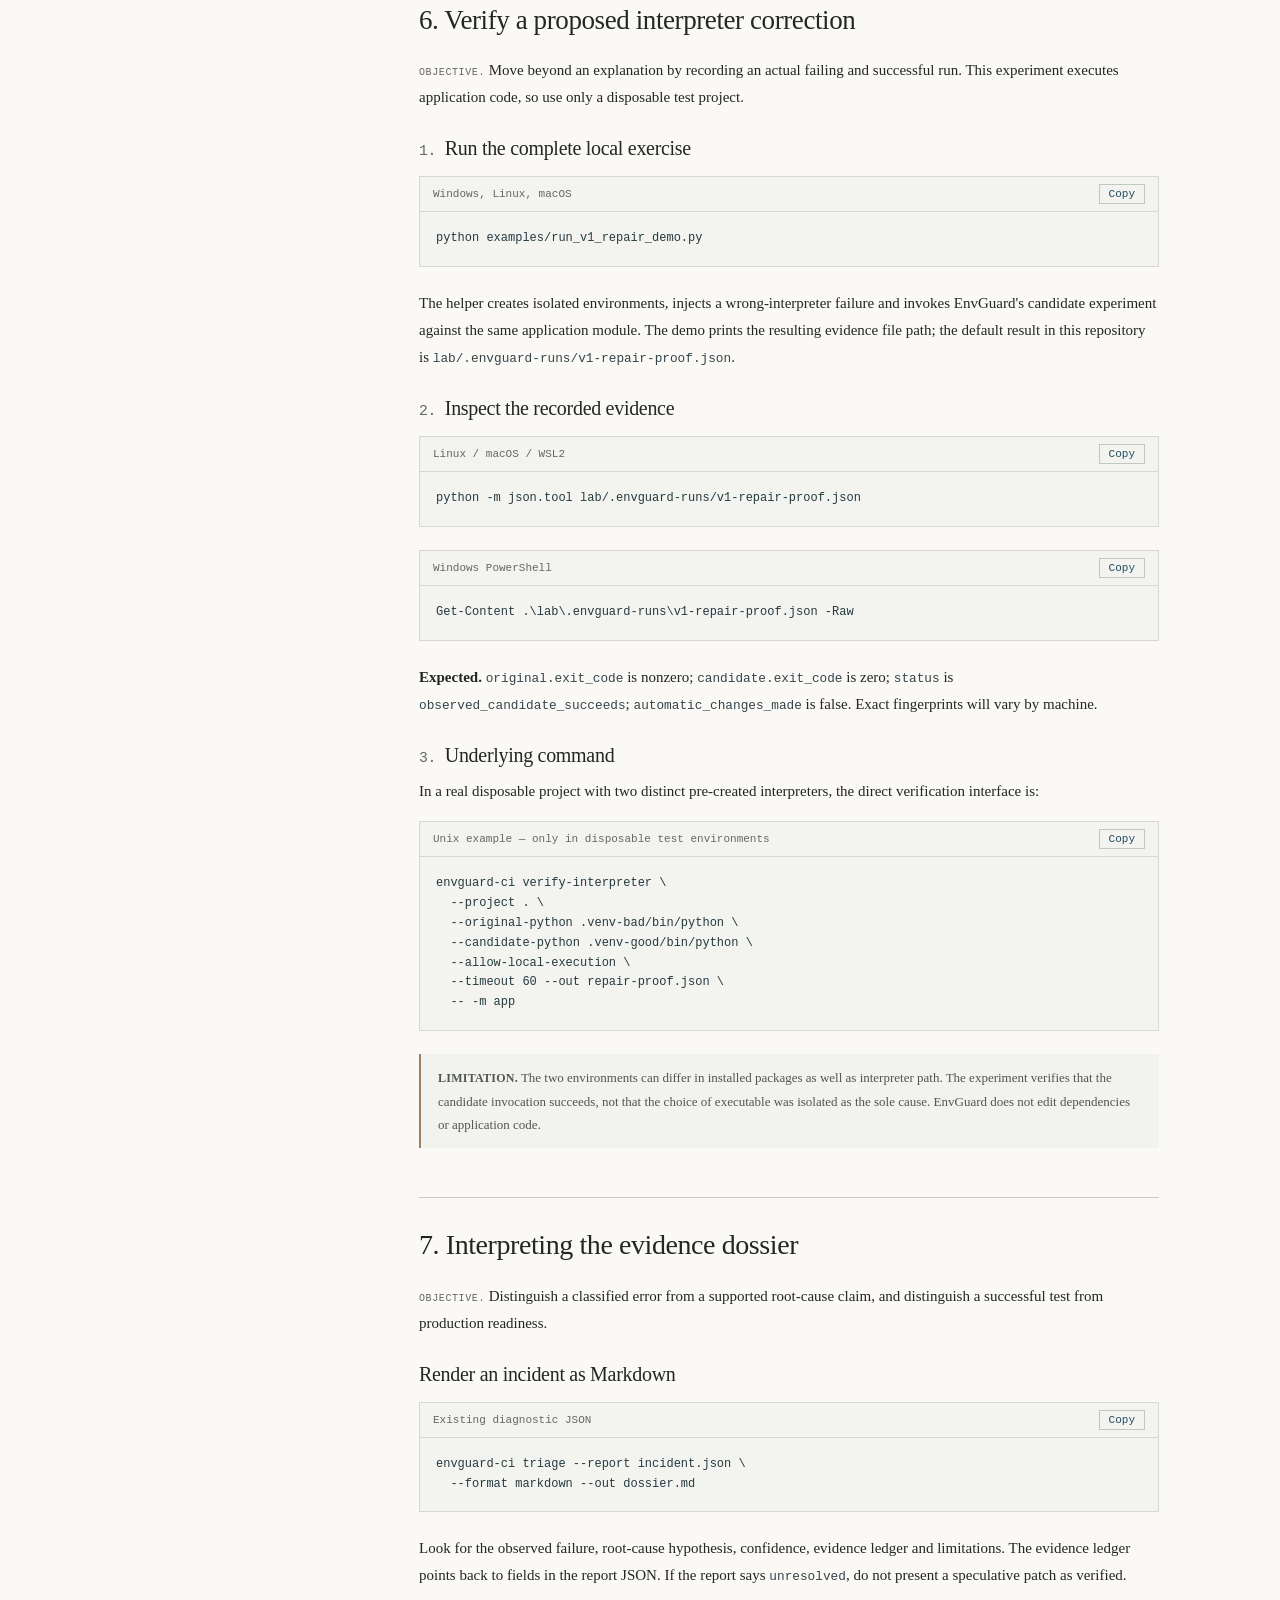
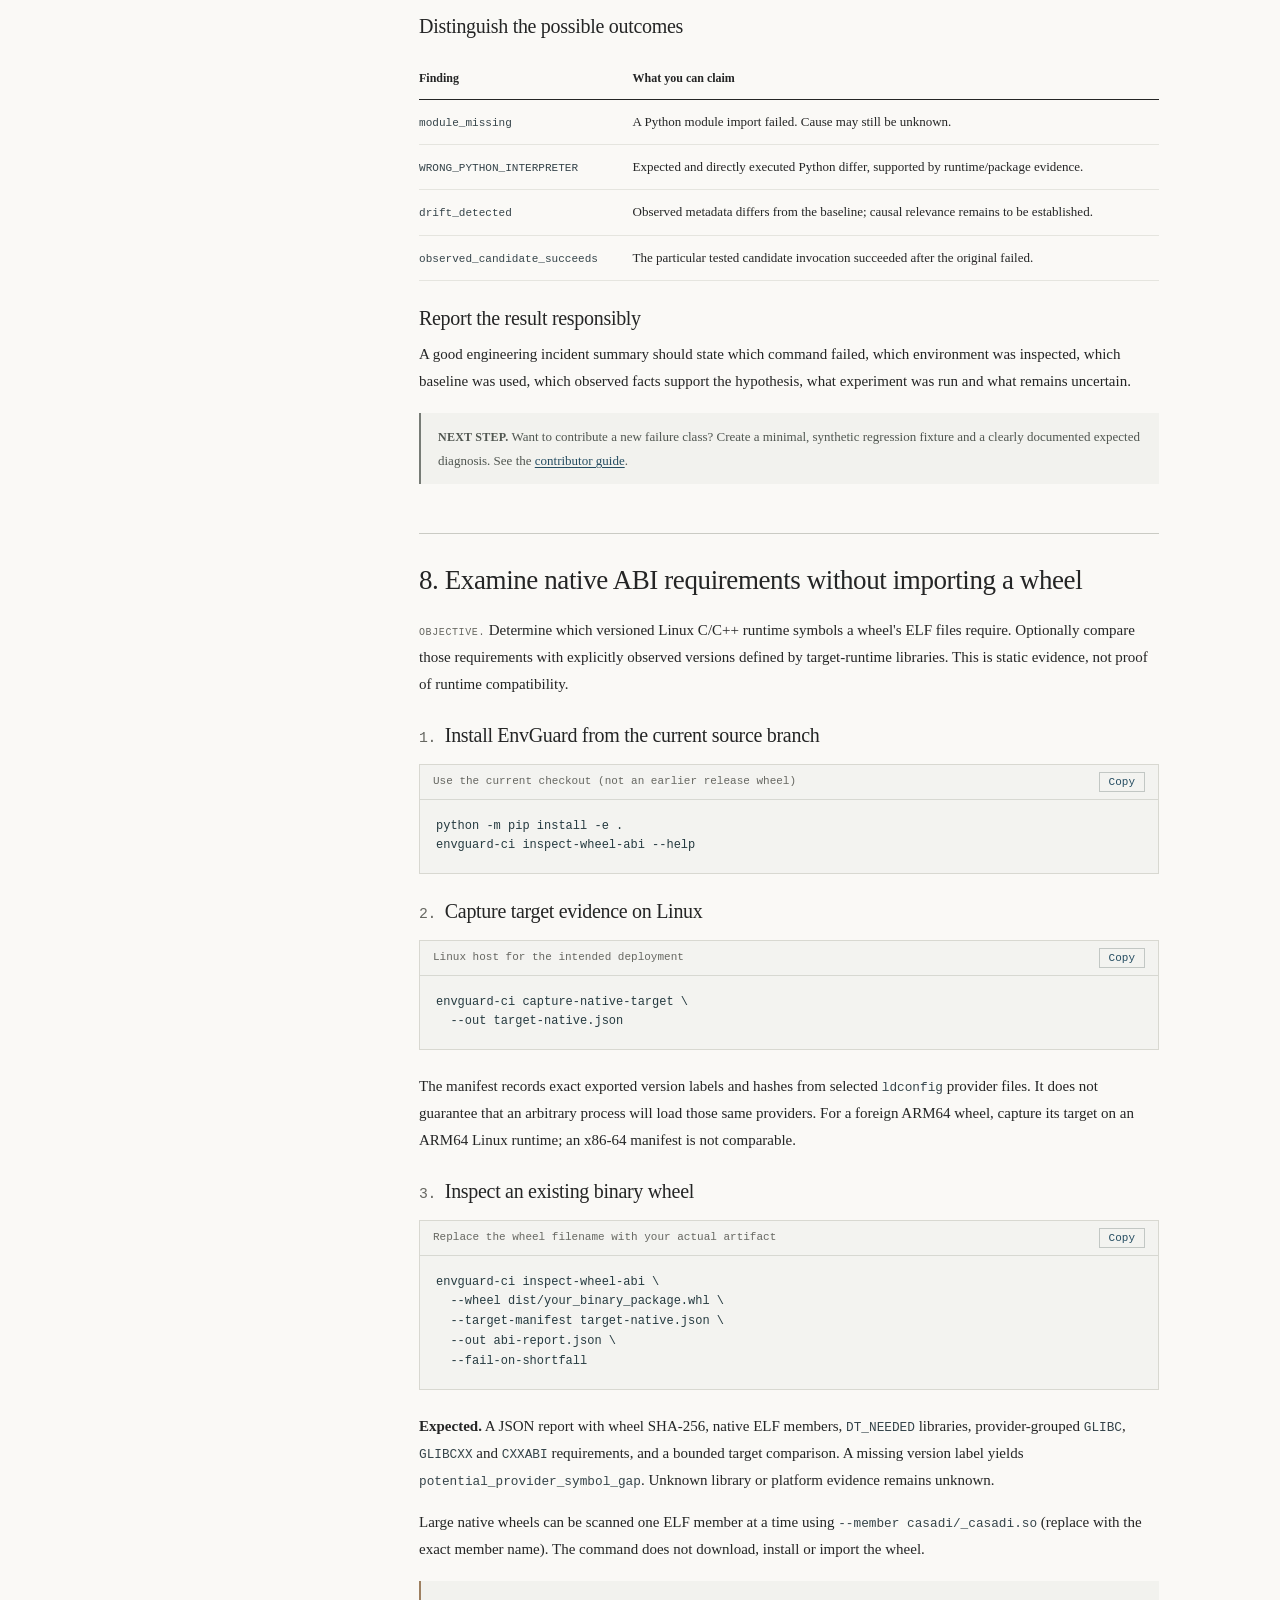
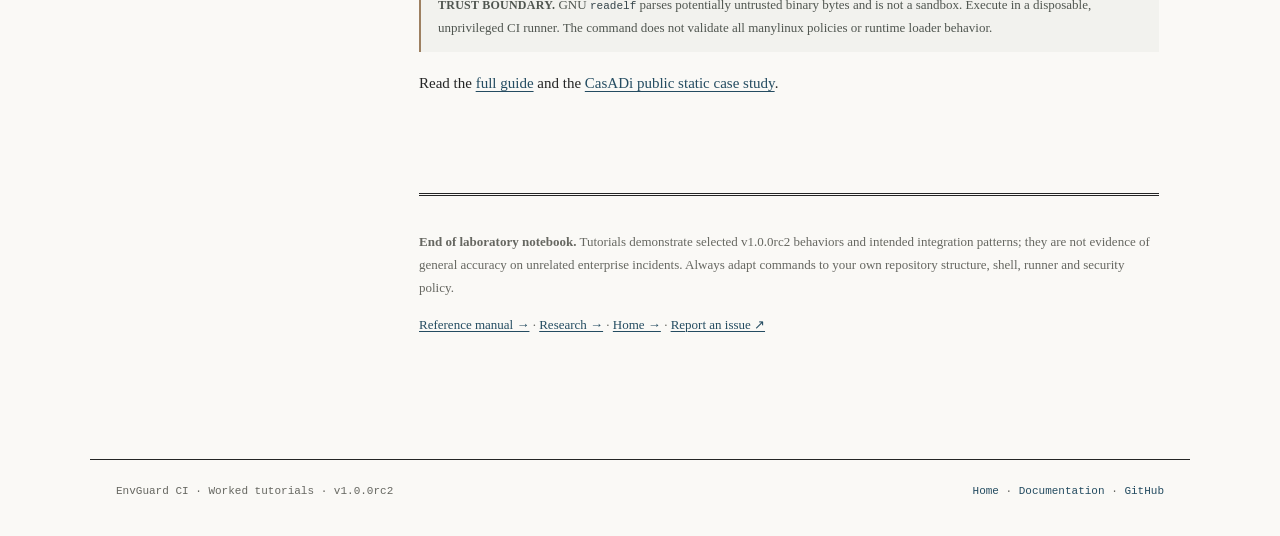
<file: website/tutorials/index.html>
<!doctype html>
<html lang="en"><head>
<meta charset="utf-8"><meta name="viewport" content="width=device-width,initial-scale=1">
<meta name="theme-color" content="#faf9f6"><meta name="description" content="Practical EnvGuard CI tutorials for Python developers: first diagnosis, interpreter failures, GitLab, GitHub Actions, wheel verification, and repair experiments.">
<link rel="icon" href="../favicon.svg" type="image/svg+xml"><link rel="stylesheet" href="../styles.css"><script src="../app.js" defer></script>
<title>Worked Tutorials — EnvGuard CI</title></head>
<body><a class="skip-link" href="#main">Skip to tutorials</a>
<header class="masthead"><div class="masthead-inner">
<a class="wordmark" href="../"><span class="symbol">E<span class="symbol-dot">·</span>G</span><span class="wordmark-name">EnvGuard <span>CI</span></span></a>
<nav aria-label="Main navigation"><a href="../">Home</a><a href="../docs/">Documentation</a><a href="./" aria-current="page">Tutorials</a><a href="../research/">Research</a><a href="https://github.com/zgcharaf/ENV-Guard" rel="noopener noreferrer">GitHub ↗</a></nav></div></header>
<div class="doc-frame" id="main">
<aside class="toc" aria-label="Tutorial contents">
<h2>Worked exercises</h2>
<a href="#before-starting">Prerequisites</a>
<a href="#tutorial-local"><span class="toc-number">1.</span> Local diagnosis</a>
<a href="#tutorial-interpreter"><span class="toc-number">2.</span> Wrong interpreter</a>
<a href="#tutorial-gitlab"><span class="toc-number">3.</span> GitLab CI</a>
<a href="#tutorial-github"><span class="toc-number">4.</span> GitHub Actions</a>
<a href="#tutorial-wheel"><span class="toc-number">5.</span> Wheel integrity</a>
<a href="#tutorial-repair"><span class="toc-number">6.</span> Verify a correction</a>
<a href="#tutorial-reading"><span class="toc-number">7.</span> Reading the evidence</a>
<a href="#tutorial-native"><span class="toc-number">8.</span> Native wheel ABI</a>
<div class="toc-group">Reference</div>
<a href="../docs/">Technical manual →</a>
<a href="https://github.com/zgcharaf/ENV-Guard/tree/main/examples">Executable examples ↗</a>
</aside>
<article class="doc-article">
<div class="doc-meta">Laboratory notebook · EnvGuard CI 1.0.0rc2 · Python 3.11+</div>
<h1>Worked tutorials</h1>
<p class="doc-lead">Eight reproducible exercises, moving from a local interpreter snapshot to evidence-led CI incident analysis and bounded correction experiments.</p>
<div class="abstract"><span class="abstract-title">How to use this guide</span>
<p>Each exercise distinguishes its expected observation from what that observation proves. Start with the local tutorial. The GitLab and GitHub exercises use public example configurations that must be adapted to your application's build system and access controls. Use only synthetic or approved code in the repair and container exercises.</p></div>

<section id="before-starting">
<h2>Prerequisites</h2>
<p>Clone the current repository and install it from source. This is not a PyPI installation instruction.</p>
<div class="code-example"><div class="code-caption"><span>Linux / macOS / WSL2</span><button type="button" class="copy">Copy</button></div><pre><code>git clone https://github.com/zgcharaf/ENV-Guard.git
cd ENV-Guard
python -m pip install -e .
envguard-ci --version</code></pre></div>
<div class="code-example"><div class="code-caption"><span>Windows PowerShell</span><button type="button" class="copy">Copy</button></div><pre><code>git clone https://github.com/zgcharaf/ENV-Guard.git
cd ENV-Guard
py -m pip install -e .
envguard-ci --version</code></pre></div>
<p>The CLI should report <code>envguard-ci 1.0.0rc2</code> for this release. If you are using a later checkout, trust the installed <code>--version</code> result and inspect its help text for changes.</p>
<div class="note warning"><p><strong>Safety.</strong> <code>ci-run</code> and <code>investigate</code> execute your command. <code>verify-interpreter</code> executes an application twice after explicit opt-in. These are not secure sandboxes. Avoid production credentials and data in demonstrations.</p></div>
</section>

<section id="tutorial-local" class="numbered-tutorial">
<h2>1. Local environment diagnosis</h2>
<p><span class="small-label">Objective.</span> Determine which Python environment is active, inspect installed dependencies and generate a machine-readable record.</p>
<h3>Capture a snapshot</h3>
<div class="code-example"><div class="code-caption"><span>From the repository root</span><button type="button" class="copy">Copy</button></div><pre><code>envguard-ci snapshot --project . --out local.json</code></pre></div>
<p>This creates <code>local.json</code> with runtime, platform, distribution and project information. Without an explicit <code>--python</code> argument, the inspected Python is the one running EnvGuard.</p>
<h3>Inspect the graph and check requirements</h3>
<div class="code-example"><div class="code-caption"><span>Diagnose the snapshot</span><button type="button" class="copy">Copy</button></div><pre><code>envguard-ci doctor --snapshot local.json
envguard-ci graph --snapshot local.json
envguard-ci graph --snapshot local.json --scope environment</code></pre></div>
<p>The second graph command examines all installed distributions, whereas the default view is project-oriented. Optional dependencies whose extras are not selected should not be misreported as broken requirements.</p>
<h3>Check independently</h3>
<div class="code-example"><div class="code-caption"><span>Cross-check with pip</span><button type="button" class="copy">Copy</button></div><pre><code>python -m pip check</code></pre></div>
<p><strong>Expected.</strong> A snapshot file and diagnostic summary. <code>no_local_findings</code> indicates no inconsistency was detected by implemented checks; it does not certify that every import works.</p>
<p><strong>Next exercise.</strong> In <a href="#tutorial-interpreter">Tutorial 2</a>, a real module import will fail even though the correct environment has the required package.</p>
</section>

<section id="tutorial-interpreter" class="numbered-tutorial">
<h2>2. Reproduce a wrong-interpreter failure</h2>
<p><span class="small-label">Objective.</span> Distinguish an undeclared dependency from the same symptom caused by executing the wrong virtual environment.</p>
<h3>Run the controlled failure lab</h3>
<div class="code-example"><div class="code-caption"><span>Platform independent</span><button type="button" class="copy">Copy</button></div><pre><code>python examples/run_failure_demo.py</code></pre></div>
<p>The script constructs tiny wheels locally, creates disposable virtual environments under <code>lab/.envguard-runs</code>, installs the example package in the intended environment and runs the application with a different Python executable.</p>
<h3>Inspect the diagnostic files</h3>
<div class="code-example"><div class="code-caption"><span>Linux / macOS / WSL2</span><button type="button" class="copy">Copy</button></div><pre><code>cat lab/.envguard-runs/demo-ci-report.md
python -m json.tool lab/.envguard-runs/demo-ci-report.json</code></pre></div>
<div class="code-example"><div class="code-caption"><span>Windows PowerShell</span><button type="button" class="copy">Copy</button></div><pre><code>Get-Content .\lab\.envguard-runs\demo-ci-report.md
Get-Content .\lab\.envguard-runs\demo-ci-report.json -Raw</code></pre></div>
<p><strong>Expected.</strong> The failing command returns nonzero; EnvGuard records <code>WRONG_PYTHON_INTERPRETER</code> when the expected and executed interpreter identities and missing-package evidence support it. The demo runner itself exits zero when those assertions pass.</p>
<div class="note"><p><strong>Interpretation.</strong> A confirmed direct interpreter mismatch plus the package's presence only in the intended runtime is stronger evidence than the words <code>No module named ...</code> alone.</p></div>
<h3>Run all supported synthetic cases</h3>
<div class="code-example"><div class="code-caption"><span>Failure laboratory</span><button type="button" class="copy">Copy</button></div><pre><code>python lab/run_lab.py</code></pre></div>
<p>On native Windows, Linux-only C++ shared-library tests may be skipped. To run them, use a Linux runner or Docker Desktop in Linux mode; see <a href="https://github.com/zgcharaf/ENV-Guard/blob/main/lab/README.md">lab documentation</a>.</p>
</section>

<section id="tutorial-gitlab" class="numbered-tutorial">
<h2>3. Integrate with GitLab CI/CD</h2>
<p><span class="small-label">Objective.</span> Retain a diagnostic dossier even when a project test fails, and optionally compare it against a successful default-branch snapshot.</p>
<h3>Prepare a safe project runner</h3>
<p>Use a private test repository or approved sandbox. Start with a Python project that has <code>requirements.txt</code> and <code>tests/</code>. The example below checks out the EnvGuard source, creates an application virtualenv, instruments test execution and retains diagnostic artifacts. Pin the tool checkout to a reviewed commit for production use instead of relying on a moving <code>main</code> branch.</p>
<div class="code-example"><div class="code-caption"><span>Adapted .gitlab-ci.yml</span><button type="button" class="copy">Copy</button></div><pre><code>stages: [test]

python:tests:
  stage: test
  image: python:3.12-slim
  script:
    - git clone --depth 1 https://github.com/zgcharaf/ENV-Guard.git tools/envguard-ci
    - python -m pip install -e tools/envguard-ci
    - python -m venv .venv
    - .venv/bin/python -m pip install -r requirements.txt
    - |
      envguard-ci ci-run --project . --python .venv/bin/python \
        --snapshot-out incident/current.json \
        --report-out incident/report.json \
        -- .venv/bin/python -m unittest discover -s tests
  artifacts:
    when: always
    expire_in: 7 days
    paths:
      - incident/current.json
      - incident/report.json
      - incident/report.md</code></pre></div>
<p>The runner must have <code>git</code> and network access to the source repository and package index. Test the installation step and your existing tests separately; the sample instruments only execution after dependencies are installed. To capture installer failures as well, wrap that installation with another <code>ci-run</code> invocation and give it distinct report paths.</p>
<h3>Produce the first healthy baseline</h3>
<p>For automatic retrieval, the successful default-branch job should upload the snapshot under a stable artifact path, such as <code>envguard-ci.json</code>. Keep its name and job identity consistent across runs. A first or isolated pipeline may have no baseline, which is expected.</p>
<div class="code-example"><div class="code-caption"><span>Successful snapshot</span><button type="button" class="copy">Copy</button></div><pre><code>envguard-ci snapshot --project . \
  --python .venv/bin/python \
  --out envguard-ci.json</code></pre></div>
<h3>Use a historical baseline</h3>
<div class="code-example"><div class="code-caption"><span>GitLab job with authorized artifact access</span><button type="button" class="copy">Copy</button></div><pre><code>envguard-ci investigate --project . \
  --python .venv/bin/python \
  --last-green gitlab \
  --baseline-ref "$CI_DEFAULT_BRANCH" \
  --baseline-job "python:tests" \
  --baseline-artifact envguard-ci.json \
  --snapshot-out incident/current.json \
  --report-out incident/report.json \
  -- .venv/bin/python -m unittest discover -s tests</code></pre></div>
<p>Historical artifact access depends on GitLab settings and runner permissions. The default <code>CI_JOB_TOKEN</code> may not be authorized; use a protected, narrowly scoped <code>ENVGUARD_GITLAB_READ_TOKEN</code> only if needed. Where no historical baseline is available, EnvGuard records that limitation instead of fabricating a comparison.</p>
<p><strong>Acceptance check.</strong> Intentionally break a disposable job with the wrong interpreter. Confirm that the job remains failed while GitLab uploads <code>incident/report.json</code> and <code>incident/report.md</code> as artifacts. Do not upload sensitive logs, tokens or production package inventories to public artifacts.</p>
<p>See the project's <a href="https://github.com/zgcharaf/ENV-Guard/blob/main/.gitlab-ci.yml">own GitLab pipeline</a> and <a href="https://github.com/zgcharaf/ENV-Guard/blob/main/examples/gitlab-ci-snippet.yml">smaller integration snippet</a> for starting configurations.</p>
</section>

<section id="tutorial-github" class="numbered-tutorial">
<h2>4. Integrate with GitHub Actions</h2>
<p><span class="small-label">Objective.</span> Instrument a test job, upload reports even when it fails, and optionally compare it with a prior successful Actions artifact.</p>
<h3>Add the basic workflow</h3>
<div class="code-example"><div class="code-caption"><span>.github/workflows/python-envguard.yml</span><button type="button" class="copy">Copy</button></div><pre><code>name: Python diagnostics
on: [push, pull_request]
permissions:
  contents: read
jobs:
  test:
    runs-on: ubuntu-latest
    steps:
      - uses: actions/checkout@v4
      - uses: actions/setup-python@v5
        with:
          python-version: '3.12'
      - name: Install EnvGuard
        run: |
          git clone --depth 1 https://github.com/zgcharaf/ENV-Guard.git tools/envguard-ci
          python -m pip install -e tools/envguard-ci
      - name: Install project
        run: python -m pip install -r requirements.txt
      - name: Run tests with diagnostics
        run: |
          envguard-ci ci-run --project . --python "$(command -v python)" \
            --snapshot-out current.json \
            --report-out incident.json \
            -- python -m unittest discover -s tests
      - name: Save incident reports
        if: always()
        uses: actions/upload-artifact@v4
        with:
          name: envguard-diagnostics
          path: |
            current.json
            incident.json
            incident.md
          if-no-files-found: warn</code></pre></div>
<p>Review and pin external actions and EnvGuard source revision for security-sensitive pipelines. This example uses a standard Python test layout; adapt the installation and test commands to your project.</p>
<h3>Optional last-green lookup</h3>
<p>The read-only fetcher needs a successful workflow run on the target branch with an artifact named <code>envguard-baseline</code> that contains a snapshot named <code>envguard-ci.json</code>. Grant <code>actions: read</code> in the workflow job and pass the GitHub token only to authorized internal runs.</p>
<div class="code-example"><div class="code-caption"><span>Investigate with GitHub baseline</span><button type="button" class="copy">Copy</button></div><pre><code>envguard-ci investigate --project . \
  --python "$(command -v python)" \
  --last-green github \
  --github-workflow python-envguard.yml \
  --baseline-ref main \
  --github-artifact envguard-baseline \
  --baseline-artifact envguard-ci.json \
  --snapshot-out current.json --report-out incident.json \
  -- python -m unittest discover -s tests</code></pre></div>
<p>The latest successful workflow artifact might be from a different change than the failing commit's parent. A difference between snapshots is not automatically causal. See the <a href="https://github.com/zgcharaf/ENV-Guard/blob/main/.github/workflows/ci.yml">working project workflow</a> for baseline artifact production and permission details.</p>
<p><strong>Acceptance check.</strong> Confirm that the source installation and tests succeed on your supported Python versions, that a deliberately failing branch uploads its report, and that baseline retrieval explicitly indicates when an artifact is missing or inaccessible.</p>
</section>

<section id="tutorial-wheel" class="numbered-tutorial">
<h2>5. Verify Python wheel integrity</h2>
<p><span class="small-label">Objective.</span> Check the bytes of a built wheel before distributing it, without importing or executing code during the inspection step.</p>
<h3>Build a real example wheel</h3>
<div class="code-example"><div class="code-caption"><span>Local packaging</span><button type="button" class="copy">Copy</button></div><pre><code>python -m pip install build
python -m build --wheel</code></pre></div>
<p>This builds the repository's own wheel into <code>dist/</code>. Verify the name shown in the output before copying the command below.</p>
<h3>Inspect the wheel archive</h3>
<div class="code-example"><div class="code-caption"><span>Current rc2 artifact</span><button type="button" class="copy">Copy</button></div><pre><code>envguard-ci inspect-wheel \
  --wheel dist/envguard_ci-1.0.0rc2-py3-none-any.whl \
  --out integrity.json</code></pre></div>
<p>The inspection records the archive hash, internal RECORD checks, potentially native members and tag compatibility information. Compare with a hash from a trusted independent source using <code>--approved-sha256</code> when available.</p>
<h3>Optional offline container smoke test</h3>
<p>Only use trusted wheels and a pinned, approved Linux Python image. First pull the image through a permitted workflow and obtain its actual immutable digest. Then verify the wheel in that image:</p>
<div class="code-example"><div class="code-caption"><span>Example — replace digest and wheelhouse with real values</span><button type="button" class="copy">Copy</button></div><pre><code>envguard-ci certify-wheel \
  --wheel dist/envguard_ci-1.0.0rc2-py3-none-any.whl \
  --image 'python:3.12-slim@sha256:REPLACE_WITH_REAL_64_HEX_DIGEST' \
  --module envguard_ci \
  --wheelhouse ./approved-wheels \
  --out deployment-proof.json</code></pre></div>
<p>Use a compatible local wheelhouse for any missing dependencies, including <code>packaging</code> when it is not already available in the image. The verifier operates without container network access. A passing import is a <em>smoke check</em>, not a security certification, full deployment validation or guaranteed ABI compatibility.</p>
</section>

<section id="tutorial-repair" class="numbered-tutorial">
<h2>6. Verify a proposed interpreter correction</h2>
<p><span class="small-label">Objective.</span> Move beyond an explanation by recording an actual failing and successful run. This experiment executes application code, so use only a disposable test project.</p>
<h3>Run the complete local exercise</h3>
<div class="code-example"><div class="code-caption"><span>Windows, Linux, macOS</span><button type="button" class="copy">Copy</button></div><pre><code>python examples/run_v1_repair_demo.py</code></pre></div>
<p>The helper creates isolated environments, injects a wrong-interpreter failure and invokes EnvGuard's candidate experiment against the same application module. The demo prints the resulting evidence file path; the default result in this repository is <code>lab/.envguard-runs/v1-repair-proof.json</code>.</p>
<h3>Inspect the recorded evidence</h3>
<div class="code-example"><div class="code-caption"><span>Linux / macOS / WSL2</span><button type="button" class="copy">Copy</button></div><pre><code>python -m json.tool lab/.envguard-runs/v1-repair-proof.json</code></pre></div>
<div class="code-example"><div class="code-caption"><span>Windows PowerShell</span><button type="button" class="copy">Copy</button></div><pre><code>Get-Content .\lab\.envguard-runs\v1-repair-proof.json -Raw</code></pre></div>
<p><strong>Expected.</strong> <code>original.exit_code</code> is nonzero; <code>candidate.exit_code</code> is zero; <code>status</code> is <code>observed_candidate_succeeds</code>; <code>automatic_changes_made</code> is false. Exact fingerprints will vary by machine.</p>
<h3>Underlying command</h3>
<p>In a real disposable project with two distinct pre-created interpreters, the direct verification interface is:</p>
<div class="code-example"><div class="code-caption"><span>Unix example — only in disposable test environments</span><button type="button" class="copy">Copy</button></div><pre><code>envguard-ci verify-interpreter \
  --project . \
  --original-python .venv-bad/bin/python \
  --candidate-python .venv-good/bin/python \
  --allow-local-execution \
  --timeout 60 --out repair-proof.json \
  -- -m app</code></pre></div>
<div class="note warning"><p><strong>Limitation.</strong> The two environments can differ in installed packages as well as interpreter path. The experiment verifies that the candidate invocation succeeds, not that the choice of executable was isolated as the sole cause. EnvGuard does not edit dependencies or application code.</p></div>
</section>

<section id="tutorial-reading">
<h2>7. Interpreting the evidence dossier</h2>
<p><span class="small-label">Objective.</span> Distinguish a classified error from a supported root-cause claim, and distinguish a successful test from production readiness.</p>
<h3>Render an incident as Markdown</h3>
<div class="code-example"><div class="code-caption"><span>Existing diagnostic JSON</span><button type="button" class="copy">Copy</button></div><pre><code>envguard-ci triage --report incident.json \
  --format markdown --out dossier.md</code></pre></div>
<p>Look for the observed failure, root-cause hypothesis, confidence, evidence ledger and limitations. The evidence ledger points back to fields in the report JSON. If the report says <code>unresolved</code>, do not present a speculative patch as verified.</p>
<h3>Distinguish the possible outcomes</h3>
<table><thead><tr><th>Finding</th><th>What you can claim</th></tr></thead><tbody>
<tr><td><code>module_missing</code></td><td>A Python module import failed. Cause may still be unknown.</td></tr>
<tr><td><code>WRONG_PYTHON_INTERPRETER</code></td><td>Expected and directly executed Python differ, supported by runtime/package evidence.</td></tr>
<tr><td><code>drift_detected</code></td><td>Observed metadata differs from the baseline; causal relevance remains to be established.</td></tr>
<tr><td><code>observed_candidate_succeeds</code></td><td>The particular tested candidate invocation succeeded after the original failed.</td></tr>
</tbody></table>
<h3>Report the result responsibly</h3>
<p>A good engineering incident summary should state which command failed, which environment was inspected, which baseline was used, which observed facts support the hypothesis, what experiment was run and what remains uncertain.</p>
<div class="note"><p><strong>Next step.</strong> Want to contribute a new failure class? Create a minimal, synthetic regression fixture and a clearly documented expected diagnosis. See the <a href="https://github.com/zgcharaf/ENV-Guard/blob/main/CONTRIBUTING.md">contributor guide</a>.</p></div>
</section>
<section id="tutorial-native" class="numbered-tutorial">
<h2>8. Examine native ABI requirements without importing a wheel</h2>
<p><span class="small-label">Objective.</span> Determine which versioned Linux C/C++ runtime symbols a wheel's ELF files require. Optionally compare those requirements with explicitly observed versions defined by target-runtime libraries. This is static evidence, not proof of runtime compatibility.</p>
<h3>Install EnvGuard from the current source branch</h3>
<div class="code-example"><div class="code-caption"><span>Use the current checkout (not an earlier release wheel)</span><button type="button" class="copy">Copy</button></div><pre><code>python -m pip install -e .
envguard-ci inspect-wheel-abi --help</code></pre></div>
<h3>Capture target evidence on Linux</h3>
<div class="code-example"><div class="code-caption"><span>Linux host for the intended deployment</span><button type="button" class="copy">Copy</button></div><pre><code>envguard-ci capture-native-target \
  --out target-native.json</code></pre></div>
<p>The manifest records exact exported version labels and hashes from selected <code>ldconfig</code> provider files. It does not guarantee that an arbitrary process will load those same providers. For a foreign ARM64 wheel, capture its target on an ARM64 Linux runtime; an x86-64 manifest is not comparable.</p>
<h3>Inspect an existing binary wheel</h3>
<div class="code-example"><div class="code-caption"><span>Replace the wheel filename with your actual artifact</span><button type="button" class="copy">Copy</button></div><pre><code>envguard-ci inspect-wheel-abi \
  --wheel dist/your_binary_package.whl \
  --target-manifest target-native.json \
  --out abi-report.json \
  --fail-on-shortfall</code></pre></div>
<p><strong>Expected.</strong> A JSON report with wheel SHA-256, native ELF members, <code>DT_NEEDED</code> libraries, provider-grouped <code>GLIBC</code>, <code>GLIBCXX</code> and <code>CXXABI</code> requirements, and a bounded target comparison. A missing version label yields <code>potential_provider_symbol_gap</code>. Unknown library or platform evidence remains unknown.</p>
<p>Large native wheels can be scanned one ELF member at a time using <code>--member casadi/_casadi.so</code> (replace with the exact member name). The command does not download, install or import the wheel.</p>
<div class="note warning"><p><strong>Trust boundary.</strong> GNU <code>readelf</code> parses potentially untrusted binary bytes and is not a sandbox. Execute in a disposable, unprivileged CI runner. The command does not validate all manylinux policies or runtime loader behavior.</p></div>
<p>Read the <a href="https://github.com/zgcharaf/ENV-Guard/blob/main/docs/native-abi.md">full guide</a> and the <a href="../research/cases/abi-0001/">CasADi public static case study</a>.</p>
</section>
<div class="ref-footer"><p><strong>End of laboratory notebook.</strong> Tutorials demonstrate selected v1.0.0rc2 behaviors and intended integration patterns; they are not evidence of general accuracy on unrelated enterprise incidents. Always adapt commands to your own repository structure, shell, runner and security policy.</p><p><a href="../docs/">Reference manual →</a> · <a href="../research/">Research →</a> · <a href="../">Home →</a> · <a href="https://github.com/zgcharaf/ENV-Guard/issues">Report an issue ↗</a></p></div>
</article></div>
<footer class="site-footer"><span>EnvGuard CI · Worked tutorials · v1.0.0rc2</span><span><a href="../">Home</a> · <a href="../docs/">Documentation</a> · <a href="https://github.com/zgcharaf/ENV-Guard">GitHub</a></span></footer>
</body></html>
</file>
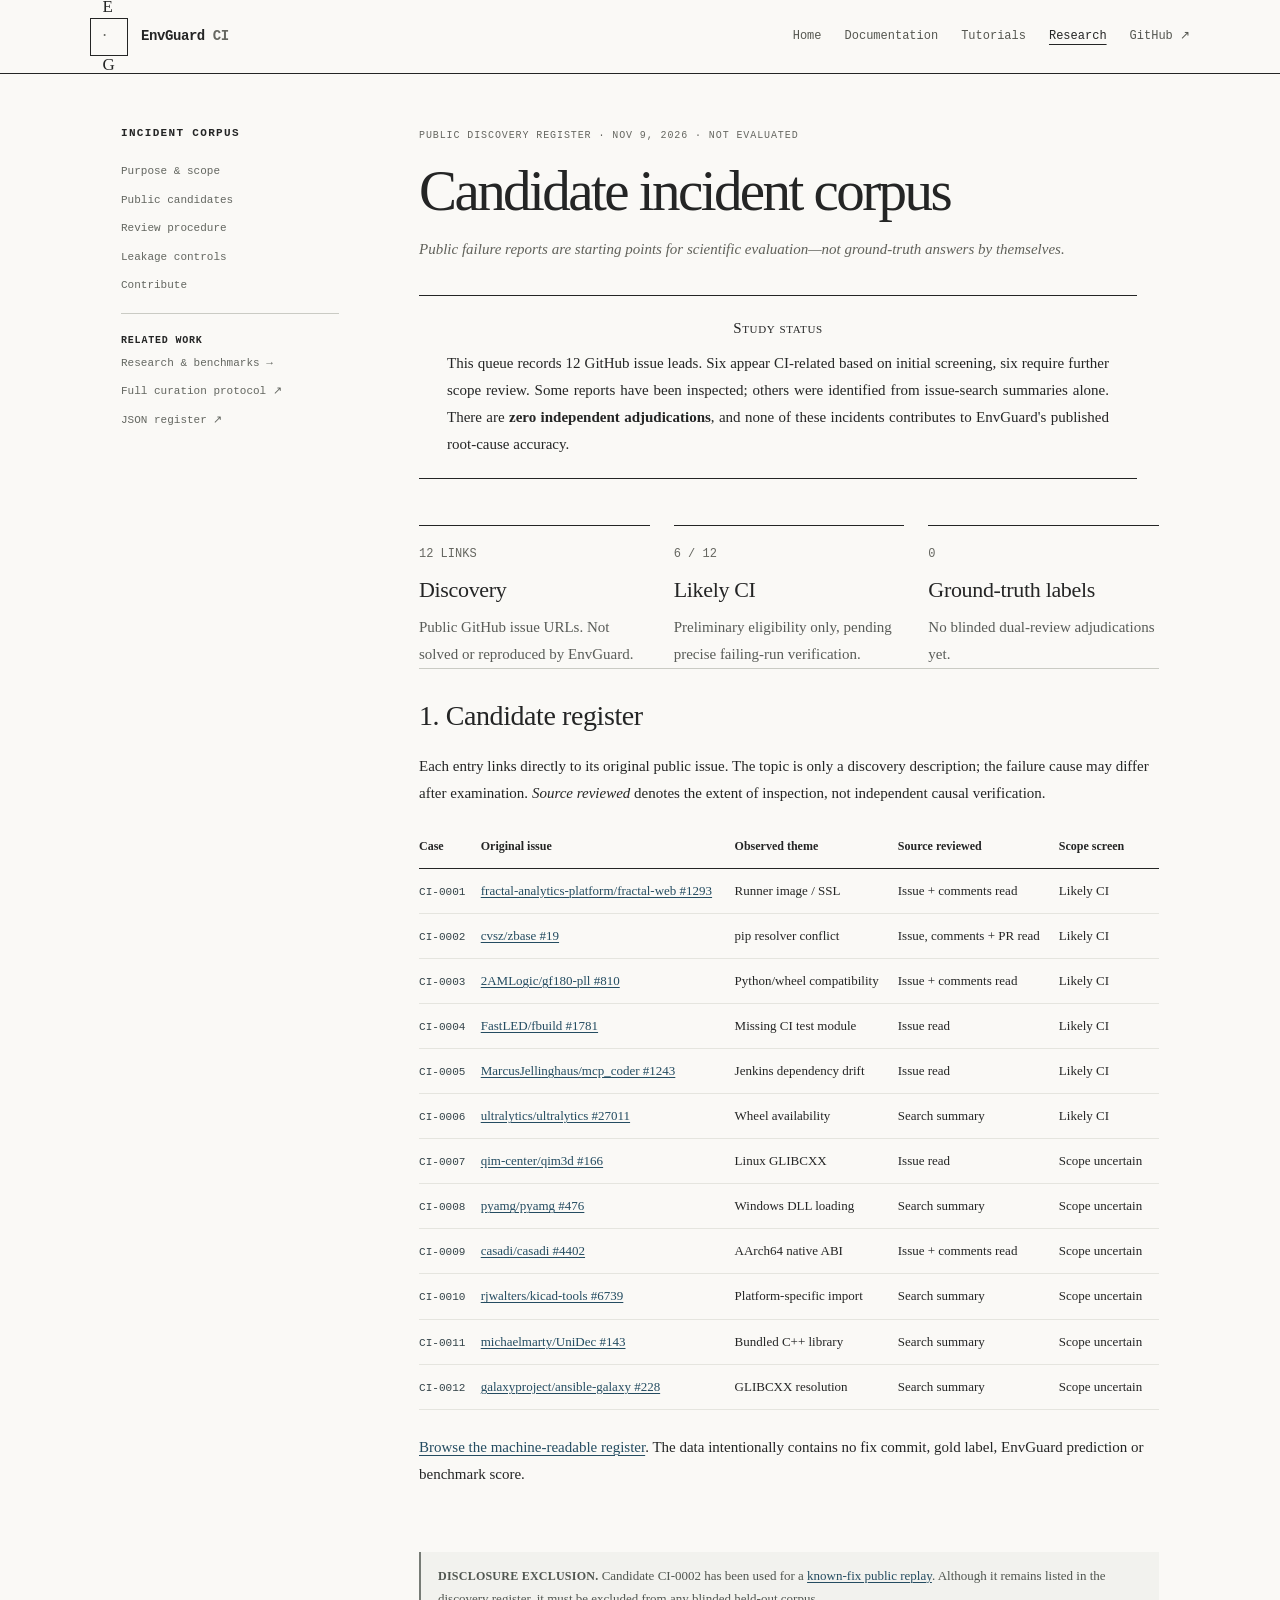
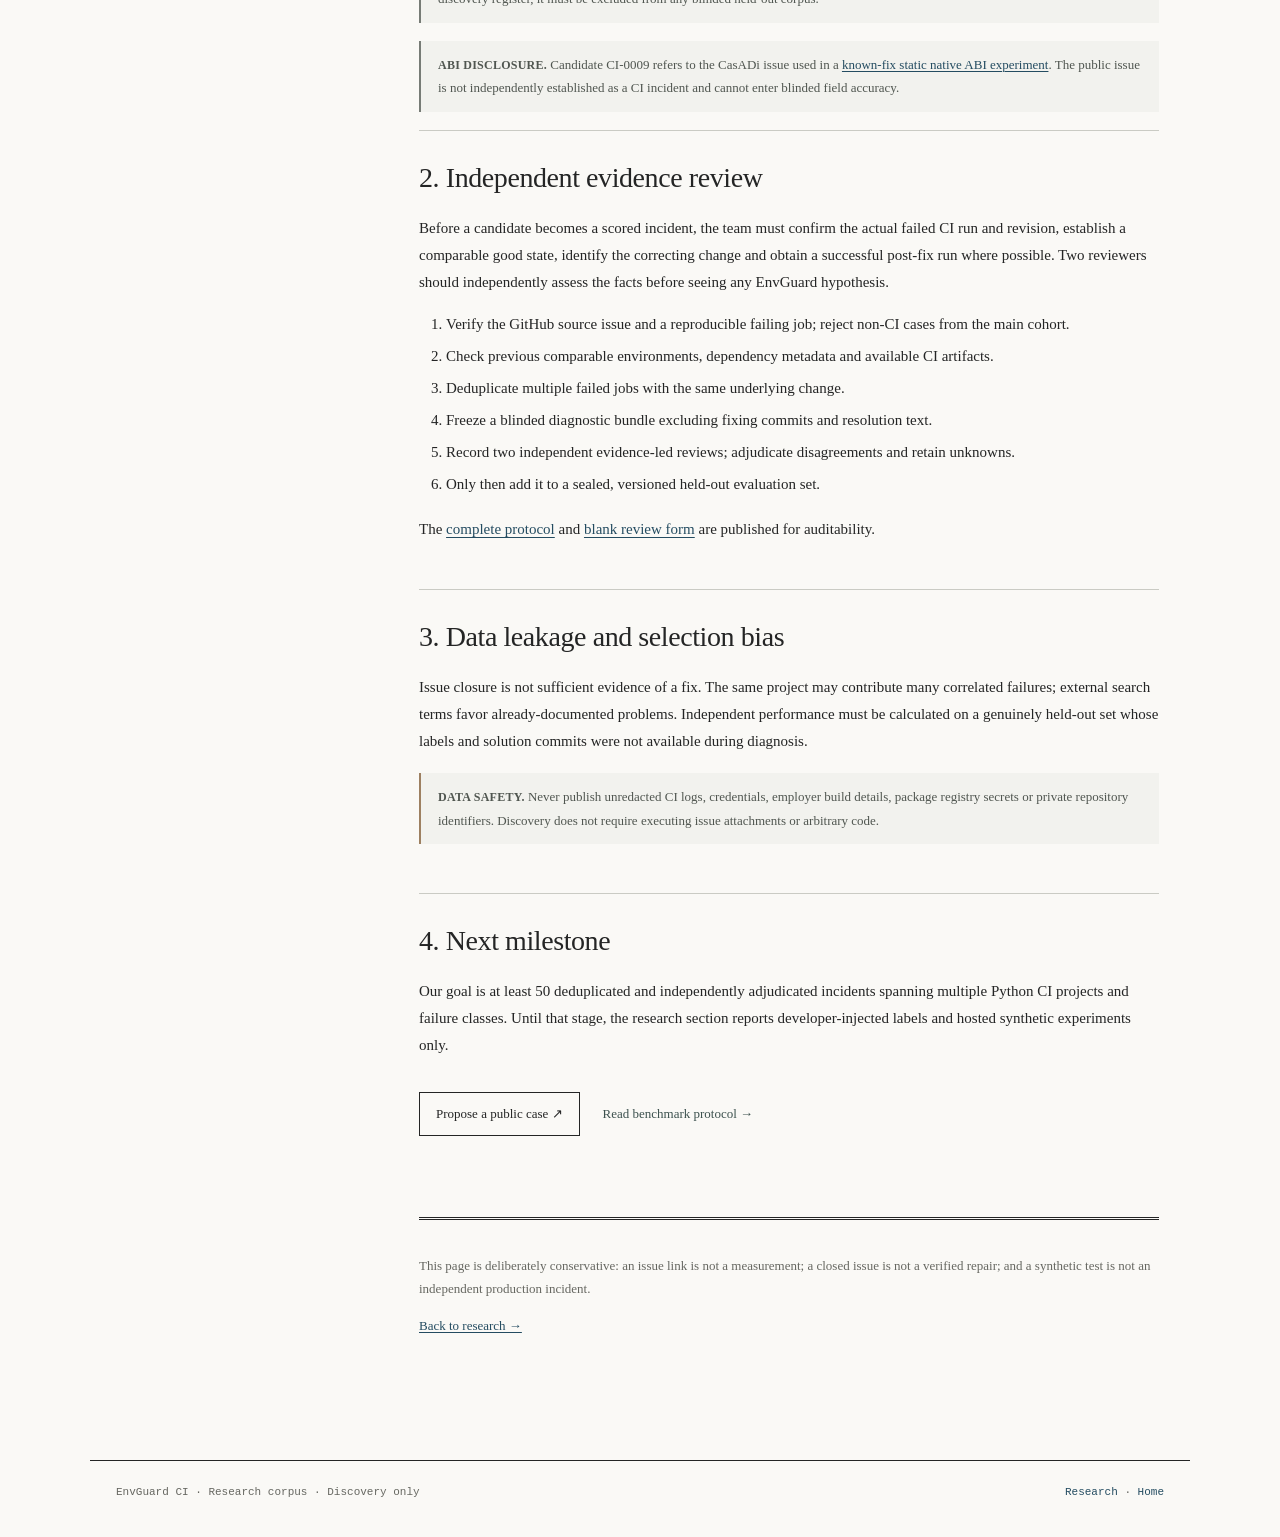
<file: website/research/corpus/index.html>
<!doctype html>
<html lang="en">
<head>
<meta charset="utf-8"><meta name="viewport" content="width=device-width,initial-scale=1">
<meta name="theme-color" content="#faf9f6">
<meta name="description" content="EnvGuard CI public incident discovery corpus: screened GitHub issues, evidence status, review protocol, and limitations.">
<link rel="icon" href="../../favicon.svg" type="image/svg+xml">
<link rel="stylesheet" href="../../styles.css"><script defer src="../../app.js"></script>
<title>Candidate incident corpus — EnvGuard CI</title>
</head>
<body>
<a class="skip-link" href="#main">Skip to corpus</a>
<header class="masthead"><div class="masthead-inner">
<a class="wordmark" href="../../"><span class="symbol">E<span class="symbol-dot">·</span>G</span><span class="wordmark-name">EnvGuard <span>CI</span></span></a>
<nav aria-label="Main navigation"><a href="../../">Home</a><a href="../../docs/">Documentation</a><a href="../../tutorials/">Tutorials</a><a href="../" aria-current="page">Research</a><a href="https://github.com/zgcharaf/ENV-Guard" rel="noopener noreferrer">GitHub ↗</a></nav>
</div></header>
<div class="doc-frame" id="main">
<aside class="toc" aria-label="Corpus sections">
<h2>Incident corpus</h2>
<a href="#scope">Purpose &amp; scope</a>
<a href="#candidates">Public candidates</a>
<a href="#reviews">Review procedure</a>
<a href="#protection">Leakage controls</a>
<a href="#participate">Contribute</a>
<div class="toc-group">Related work</div>
<a href="../">Research &amp; benchmarks →</a>
<a href="https://github.com/zgcharaf/ENV-Guard/blob/main/research/CORPUS.md">Full curation protocol ↗</a>
<a href="https://github.com/zgcharaf/ENV-Guard/blob/main/research/candidates.json">JSON register ↗</a>
</aside>
<article class="doc-article">
<div class="doc-meta">Public discovery register · Nov 9, 2026 · Not evaluated</div>
<h1>Candidate incident corpus</h1>
<p class="doc-lead">Public failure reports are starting points for scientific evaluation—not ground-truth answers by themselves.</p>
<div class="abstract" id="scope"><span class="abstract-title">Study status</span><p>This queue records 12 GitHub issue leads. Six appear CI-related based on initial screening, six require further scope review. Some reports have been inspected; others were identified from issue-search summaries alone. There are <strong>zero independent adjudications</strong>, and none of these incidents contributes to EnvGuard's published root-cause accuracy.</p></div>
<div class="method-grid">
<div><span class="step-id">12 LINKS</span><h3>Discovery</h3><p>Public GitHub issue URLs. Not solved or reproduced by EnvGuard.</p></div>
<div><span class="step-id">6 / 12</span><h3>Likely CI</h3><p>Preliminary eligibility only, pending precise failing-run verification.</p></div>
<div><span class="step-id">0</span><h3>Ground-truth labels</h3><p>No blinded dual-review adjudications yet.</p></div>
</div>
<section id="candidates">
<h2>1. Candidate register</h2>
<p>Each entry links directly to its original public issue. The topic is only a discovery description; the failure cause may differ after examination. <em>Source reviewed</em> denotes the extent of inspection, not independent causal verification.</p>
<table><thead><tr><th>Case</th><th>Original issue</th><th>Observed theme</th><th>Source reviewed</th><th>Scope screen</th></tr></thead>
<tbody><tr><td><code>CI-0001</code></td><td><a href="https://github.com/fractal-analytics-platform/fractal-web/issues/1293" rel="noopener noreferrer">fractal-analytics-platform/fractal-web #1293</a></td><td>Runner image / SSL</td><td>Issue + comments read</td><td>Likely CI</td></tr>
<tr><td><code>CI-0002</code></td><td><a href="https://github.com/cvsz/zbase/issues/19" rel="noopener noreferrer">cvsz/zbase #19</a></td><td>pip resolver conflict</td><td>Issue, comments + PR read</td><td>Likely CI</td></tr>
<tr><td><code>CI-0003</code></td><td><a href="https://github.com/2AMLogic/gf180-pll/issues/810" rel="noopener noreferrer">2AMLogic/gf180-pll #810</a></td><td>Python/wheel compatibility</td><td>Issue + comments read</td><td>Likely CI</td></tr>
<tr><td><code>CI-0004</code></td><td><a href="https://github.com/FastLED/fbuild/issues/1781" rel="noopener noreferrer">FastLED/fbuild #1781</a></td><td>Missing CI test module</td><td>Issue read</td><td>Likely CI</td></tr>
<tr><td><code>CI-0005</code></td><td><a href="https://github.com/MarcusJellinghaus/mcp_coder/issues/1243" rel="noopener noreferrer">MarcusJellinghaus/mcp_coder #1243</a></td><td>Jenkins dependency drift</td><td>Issue read</td><td>Likely CI</td></tr>
<tr><td><code>CI-0006</code></td><td><a href="https://github.com/ultralytics/ultralytics/issues/27011" rel="noopener noreferrer">ultralytics/ultralytics #27011</a></td><td>Wheel availability</td><td>Search summary</td><td>Likely CI</td></tr>
<tr><td><code>CI-0007</code></td><td><a href="https://github.com/qim-center/qim3d/issues/166" rel="noopener noreferrer">qim-center/qim3d #166</a></td><td>Linux GLIBCXX</td><td>Issue read</td><td>Scope uncertain</td></tr>
<tr><td><code>CI-0008</code></td><td><a href="https://github.com/pyamg/pyamg/issues/476" rel="noopener noreferrer">pyamg/pyamg #476</a></td><td>Windows DLL loading</td><td>Search summary</td><td>Scope uncertain</td></tr>
<tr><td><code>CI-0009</code></td><td><a href="https://github.com/casadi/casadi/issues/4402" rel="noopener noreferrer">casadi/casadi #4402</a></td><td>AArch64 native ABI</td><td>Issue + comments read</td><td>Scope uncertain</td></tr>
<tr><td><code>CI-0010</code></td><td><a href="https://github.com/rjwalters/kicad-tools/issues/6739" rel="noopener noreferrer">rjwalters/kicad-tools #6739</a></td><td>Platform-specific import</td><td>Search summary</td><td>Scope uncertain</td></tr>
<tr><td><code>CI-0011</code></td><td><a href="https://github.com/michaelmarty/UniDec/issues/143" rel="noopener noreferrer">michaelmarty/UniDec #143</a></td><td>Bundled C++ library</td><td>Search summary</td><td>Scope uncertain</td></tr>
<tr><td><code>CI-0012</code></td><td><a href="https://github.com/galaxyproject/ansible-galaxy/issues/228" rel="noopener noreferrer">galaxyproject/ansible-galaxy #228</a></td><td>GLIBCXX resolution</td><td>Search summary</td><td>Scope uncertain</td></tr></tbody></table>
<p><a href="https://github.com/zgcharaf/ENV-Guard/blob/main/research/candidates.json">Browse the machine-readable register</a>. The data intentionally contains no fix commit, gold label, EnvGuard prediction or benchmark score.</p>
</section>
<div class="note"><p><strong>Disclosure exclusion.</strong> Candidate CI-0002 has been used for a <a href="../cases/ci-0002/">known-fix public replay</a>. Although it remains listed in the discovery register, it must be excluded from any blinded held-out corpus.</p></div>
<div class="note"><p><strong>ABI disclosure.</strong> Candidate CI-0009 refers to the CasADi issue used in a <a href="../cases/abi-0001/">known-fix static native ABI experiment</a>. The public issue is not independently established as a CI incident and cannot enter blinded field accuracy.</p></div>
<section id="reviews">
<h2>2. Independent evidence review</h2>
<p>Before a candidate becomes a scored incident, the team must confirm the actual failed CI run and revision, establish a comparable good state, identify the correcting change and obtain a successful post-fix run where possible. Two reviewers should independently assess the facts before seeing any EnvGuard hypothesis.</p>
<ol>
<li>Verify the GitHub source issue and a reproducible failing job; reject non-CI cases from the main cohort.</li>
<li>Check previous comparable environments, dependency metadata and available CI artifacts.</li>
<li>Deduplicate multiple failed jobs with the same underlying change.</li>
<li>Freeze a blinded diagnostic bundle excluding fixing commits and resolution text.</li>
<li>Record two independent evidence-led reviews; adjudicate disagreements and retain unknowns.</li>
<li>Only then add it to a sealed, versioned held-out evaluation set.</li>
</ol>
<p>The <a href="https://github.com/zgcharaf/ENV-Guard/blob/main/research/CORPUS.md">complete protocol</a> and <a href="https://github.com/zgcharaf/ENV-Guard/blob/main/research/review-template.csv">blank review form</a> are published for auditability.</p>
</section>
<section id="protection">
<h2>3. Data leakage and selection bias</h2>
<p>Issue closure is not sufficient evidence of a fix. The same project may contribute many correlated failures; external search terms favor already-documented problems. Independent performance must be calculated on a genuinely held-out set whose labels and solution commits were not available during diagnosis.</p>
<div class="note warning"><p><strong>Data safety.</strong> Never publish unredacted CI logs, credentials, employer build details, package registry secrets or private repository identifiers. Discovery does not require executing issue attachments or arbitrary code.</p></div>
</section>
<section id="participate">
<h2>4. Next milestone</h2>
<p>Our goal is at least 50 deduplicated and independently adjudicated incidents spanning multiple Python CI projects and failure classes. Until that stage, the research section reports developer-injected labels and hosted synthetic experiments only.</p>
<div class="front-actions" style="justify-content:flex-start">
<a class="primary-action" href="https://github.com/zgcharaf/ENV-Guard/issues" rel="noopener noreferrer">Propose a public case ↗</a>
<a class="secondary-action" href="../">Read benchmark protocol →</a>
</div>
</section>
<div class="ref-footer"><p>This page is deliberately conservative: an issue link is not a measurement; a closed issue is not a verified repair; and a synthetic test is not an independent production incident.</p><p><a href="../">Back to research →</a></p></div>
</article></div>
<footer class="site-footer"><span>EnvGuard CI · Research corpus · Discovery only</span><span><a href="../">Research</a> · <a href="../../">Home</a></span></footer>
</body>
</html>
</file>
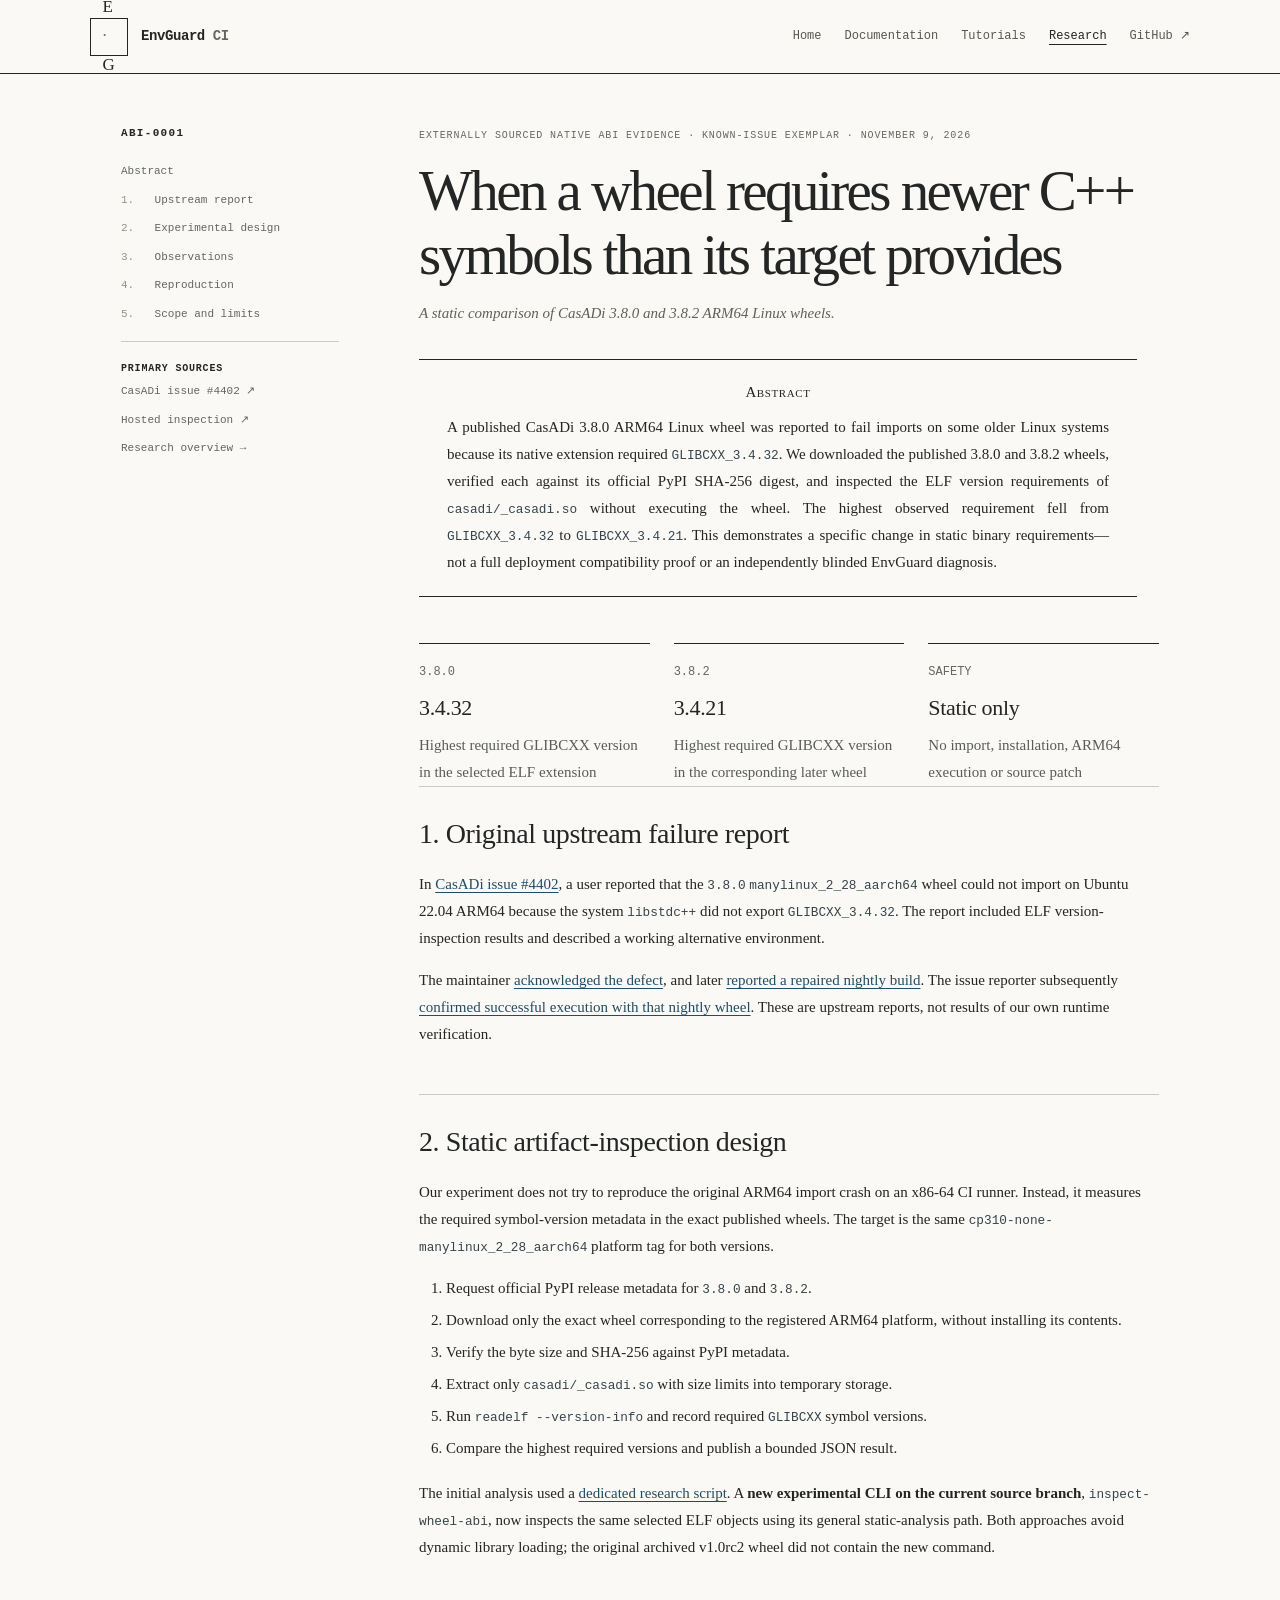
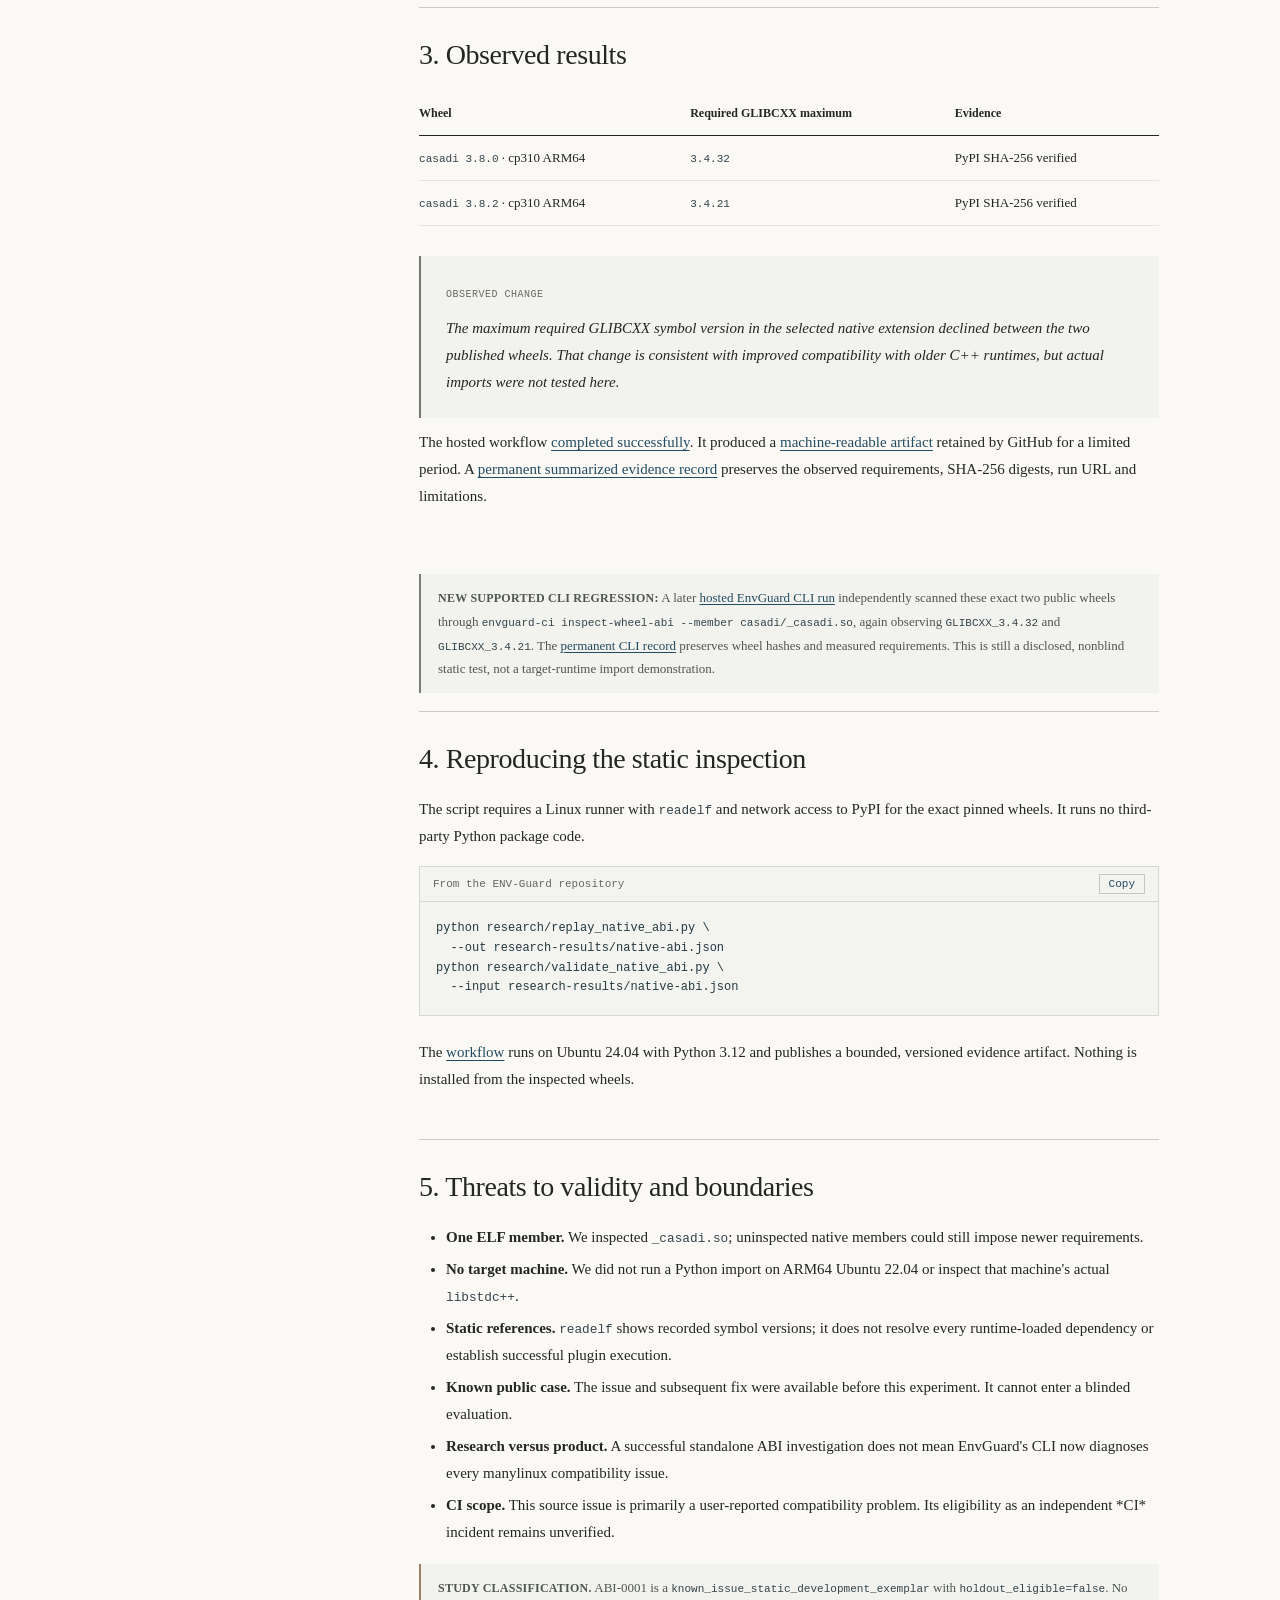
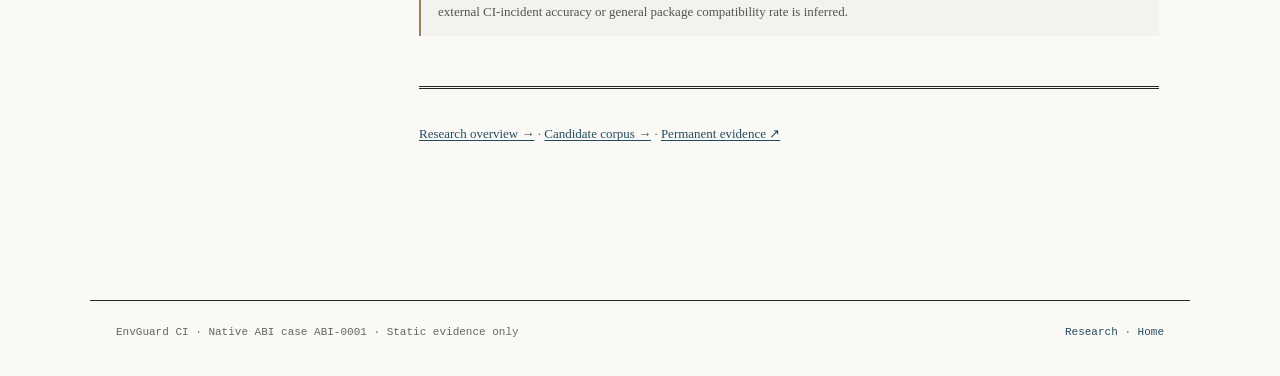
<file: website/research/cases/abi-0001/index.html>
<!doctype html>
<html lang="en"><head>
<meta charset="utf-8"><meta name="viewport" content="width=device-width,initial-scale=1">
<meta name="theme-color" content="#faf9f6">
<meta name="description" content="EnvGuard CI native ABI case study: static ELF symbol requirements in CasADi 3.8.0 versus 3.8.2 ARM64 Linux wheels.">
<link rel="icon" href="../../../favicon.svg" type="image/svg+xml">
<link rel="stylesheet" href="../../../styles.css">
<script defer src="../../../app.js"></script>
<title>Case study ABI-0001 — EnvGuard Research</title>
</head><body><a class="skip-link" href="#main">Skip to case study</a>
<header class="masthead"><div class="masthead-inner">
<a class="wordmark" href="../../../"><span class="symbol">E<span class="symbol-dot">·</span>G</span><span class="wordmark-name">EnvGuard <span>CI</span></span></a>
<nav aria-label="Main navigation">
<a href="../../../">Home</a><a href="../../../docs/">Documentation</a><a href="../../../tutorials/">Tutorials</a><a href="../../" aria-current="page">Research</a><a href="https://github.com/zgcharaf/ENV-Guard" rel="noopener noreferrer">GitHub ↗</a></nav></div></header>
<div class="doc-frame" id="main"><aside class="toc" aria-label="Case study contents">
<h2>ABI-0001</h2>
<a href="#abstract">Abstract</a><a href="#upstream"><span class="toc-number">1.</span> Upstream report</a><a href="#experimental"><span class="toc-number">2.</span> Experimental design</a>
<a href="#observations"><span class="toc-number">3.</span> Observations</a><a href="#reproduction"><span class="toc-number">4.</span> Reproduction</a><a href="#limits"><span class="toc-number">5.</span> Scope and limits</a>
<div class="toc-group">Primary sources</div>
<a href="https://github.com/casadi/casadi/issues/4402">CasADi issue #4402 ↗</a>
<a href="https://github.com/zgcharaf/ENV-Guard/actions/runs/42667692620">Hosted inspection ↗</a>
<a href="../../">Research overview →</a>
</aside><article class="doc-article">
<div class="doc-meta">Externally sourced native ABI evidence · Known-issue exemplar · November 9, 2026</div>
<h1>When a wheel requires newer C++ symbols than its target provides</h1>
<p class="doc-lead">A static comparison of CasADi 3.8.0 and 3.8.2 ARM64 Linux wheels.</p>
<div class="abstract" id="abstract"><span class="abstract-title">Abstract</span>
<p>A published CasADi 3.8.0 ARM64 Linux wheel was reported to fail imports on some older Linux systems because its native extension required <code>GLIBCXX_3.4.32</code>. We downloaded the published 3.8.0 and 3.8.2 wheels, verified each against its official PyPI SHA-256 digest, and inspected the ELF version requirements of <code>casadi/_casadi.so</code> without executing the wheel. The highest observed requirement fell from <code>GLIBCXX_3.4.32</code> to <code>GLIBCXX_3.4.21</code>. This demonstrates a specific change in static binary requirements—not a full deployment compatibility proof or an independently blinded EnvGuard diagnosis.</p></div>
<div class="method-grid">
<div><span class="step-id">3.8.0</span><h3>3.4.32</h3><p>Highest required GLIBCXX version in the selected ELF extension</p></div>
<div><span class="step-id">3.8.2</span><h3>3.4.21</h3><p>Highest required GLIBCXX version in the corresponding later wheel</p></div>
<div><span class="step-id">SAFETY</span><h3>Static only</h3><p>No import, installation, ARM64 execution or source patch</p></div>
</div>
<section id="upstream">
<h2>1. Original upstream failure report</h2>
<p>In <a href="https://github.com/casadi/casadi/issues/4402">CasADi issue #4402</a>, a user reported that the <code>3.8.0</code> <code>manylinux_2_28_aarch64</code> wheel could not import on Ubuntu 22.04 ARM64 because the system <code>libstdc++</code> did not export <code>GLIBCXX_3.4.32</code>. The report included ELF version-inspection results and described a working alternative environment.</p>
<p>The maintainer <a href="https://github.com/casadi/casadi/issues/4402#issuecomment-5527073328">acknowledged the defect</a>, and later <a href="https://github.com/casadi/casadi/issues/4402#issuecomment-5554745704">reported a repaired nightly build</a>. The issue reporter subsequently <a href="https://github.com/casadi/casadi/issues/4402#issuecomment-5555482426">confirmed successful execution with that nightly wheel</a>. These are upstream reports, not results of our own runtime verification.</p>
</section>
<section id="experimental">
<h2>2. Static artifact-inspection design</h2>
<p>Our experiment does not try to reproduce the original ARM64 import crash on an x86-64 CI runner. Instead, it measures the required symbol-version metadata in the exact published wheels. The target is the same <code>cp310-none-manylinux_2_28_aarch64</code> platform tag for both versions.</p>
<ol>
<li>Request official PyPI release metadata for <code>3.8.0</code> and <code>3.8.2</code>.</li>
<li>Download only the exact wheel corresponding to the registered ARM64 platform, without installing its contents.</li>
<li>Verify the byte size and SHA-256 against PyPI metadata.</li>
<li>Extract only <code>casadi/_casadi.so</code> with size limits into temporary storage.</li>
<li>Run <code>readelf --version-info</code> and record required <code>GLIBCXX</code> symbol versions.</li>
<li>Compare the highest required versions and publish a bounded JSON result.</li>
</ol>
<p>The initial analysis used a <a href="https://github.com/zgcharaf/ENV-Guard/blob/main/research/replay_native_abi.py">dedicated research script</a>. A <strong>new experimental CLI on the current source branch</strong>, <code>inspect-wheel-abi</code>, now inspects the same selected ELF objects using its general static-analysis path. Both approaches avoid dynamic library loading; the original archived v1.0rc2 wheel did not contain the new command.</p>
</section>
<section id="observations">
<h2>3. Observed results</h2>
<table><thead><tr><th>Wheel</th><th>Required GLIBCXX maximum</th><th>Evidence</th></tr></thead><tbody>
<tr><td><code>casadi 3.8.0</code> · cp310 ARM64</td><td><code>3.4.32</code></td><td>PyPI SHA-256 verified</td></tr>
<tr><td><code>casadi 3.8.2</code> · cp310 ARM64</td><td><code>3.4.21</code></td><td>PyPI SHA-256 verified</td></tr>
</tbody></table>
<div class="definition"><span class="definition-label">Observed change</span>
<p><em>The maximum required GLIBCXX symbol version in the selected native extension declined between the two published wheels. That change is consistent with improved compatibility with older C++ runtimes, but actual imports were not tested here.</em></p></div>
<p>The hosted workflow <a href="https://github.com/zgcharaf/ENV-Guard/actions/runs/42667692620">completed successfully</a>. It produced a <a href="https://github.com/zgcharaf/ENV-Guard/actions/runs/42667692620/artifacts/13697761637">machine-readable artifact</a> retained by GitHub for a limited period. A <a href="https://github.com/zgcharaf/ENV-Guard/blob/main/research/public-exemplars/ABI-0001-observed-2026-11-09.json">permanent summarized evidence record</a> preserves the observed requirements, SHA-256 digests, run URL and limitations.</p>
</section>
<div class="note"><p><strong>New supported CLI regression:</strong> A later <a href="https://github.com/zgcharaf/ENV-Guard/actions/runs/42675725738">hosted EnvGuard CLI run</a> independently scanned these exact two public wheels through <code>envguard-ci inspect-wheel-abi --member casadi/_casadi.so</code>, again observing <code>GLIBCXX_3.4.32</code> and <code>GLIBCXX_3.4.21</code>. The <a href="https://github.com/zgcharaf/ENV-Guard/blob/main/research/public-exemplars/ABI-0001-cli-observed-2026-11-09.json">permanent CLI record</a> preserves wheel hashes and measured requirements. This is still a disclosed, nonblind static test, not a target-runtime import demonstration.</p></div>
<section id="reproduction">
<h2>4. Reproducing the static inspection</h2>
<p>The script requires a Linux runner with <code>readelf</code> and network access to PyPI for the exact pinned wheels. It runs no third-party Python package code.</p>
<div class="code-example"><div class="code-caption"><span>From the ENV-Guard repository</span><button class="copy" type="button">Copy</button></div><pre><code>python research/replay_native_abi.py \
  --out research-results/native-abi.json
python research/validate_native_abi.py \
  --input research-results/native-abi.json</code></pre></div>
<p>The <a href="https://github.com/zgcharaf/ENV-Guard/blob/main/.github/workflows/native-abi.yml">workflow</a> runs on Ubuntu 24.04 with Python 3.12 and publishes a bounded, versioned evidence artifact. Nothing is installed from the inspected wheels.</p>
</section>
<section id="limits">
<h2>5. Threats to validity and boundaries</h2>
<ul>
<li><strong>One ELF member.</strong> We inspected <code>_casadi.so</code>; uninspected native members could still impose newer requirements.</li>
<li><strong>No target machine.</strong> We did not run a Python import on ARM64 Ubuntu 22.04 or inspect that machine's actual <code>libstdc++</code>.</li>
<li><strong>Static references.</strong> <code>readelf</code> shows recorded symbol versions; it does not resolve every runtime-loaded dependency or establish successful plugin execution.</li>
<li><strong>Known public case.</strong> The issue and subsequent fix were available before this experiment. It cannot enter a blinded evaluation.</li>
<li><strong>Research versus product.</strong> A successful standalone ABI investigation does not mean EnvGuard's CLI now diagnoses every manylinux compatibility issue.</li>
<li><strong>CI scope.</strong> This source issue is primarily a user-reported compatibility problem. Its eligibility as an independent *CI* incident remains unverified.</li>
</ul>
<div class="note warning"><p><strong>Study classification.</strong> ABI-0001 is a <code>known_issue_static_development_exemplar</code> with <code>holdout_eligible=false</code>. No external CI-incident accuracy or general package compatibility rate is inferred.</p></div>
<div class="ref-footer"><p><a href="../../">Research overview →</a> · <a href="../../corpus/">Candidate corpus →</a> · <a href="https://github.com/zgcharaf/ENV-Guard/blob/main/research/public-exemplars/ABI-0001-observed-2026-11-09.json">Permanent evidence ↗</a></p></div>
</section>
</article></div><footer class="site-footer"><span>EnvGuard CI · Native ABI case ABI-0001 · Static evidence only</span><span><a href="../../">Research</a> · <a href="../../../">Home</a></span></footer>
</body></html>
</file>
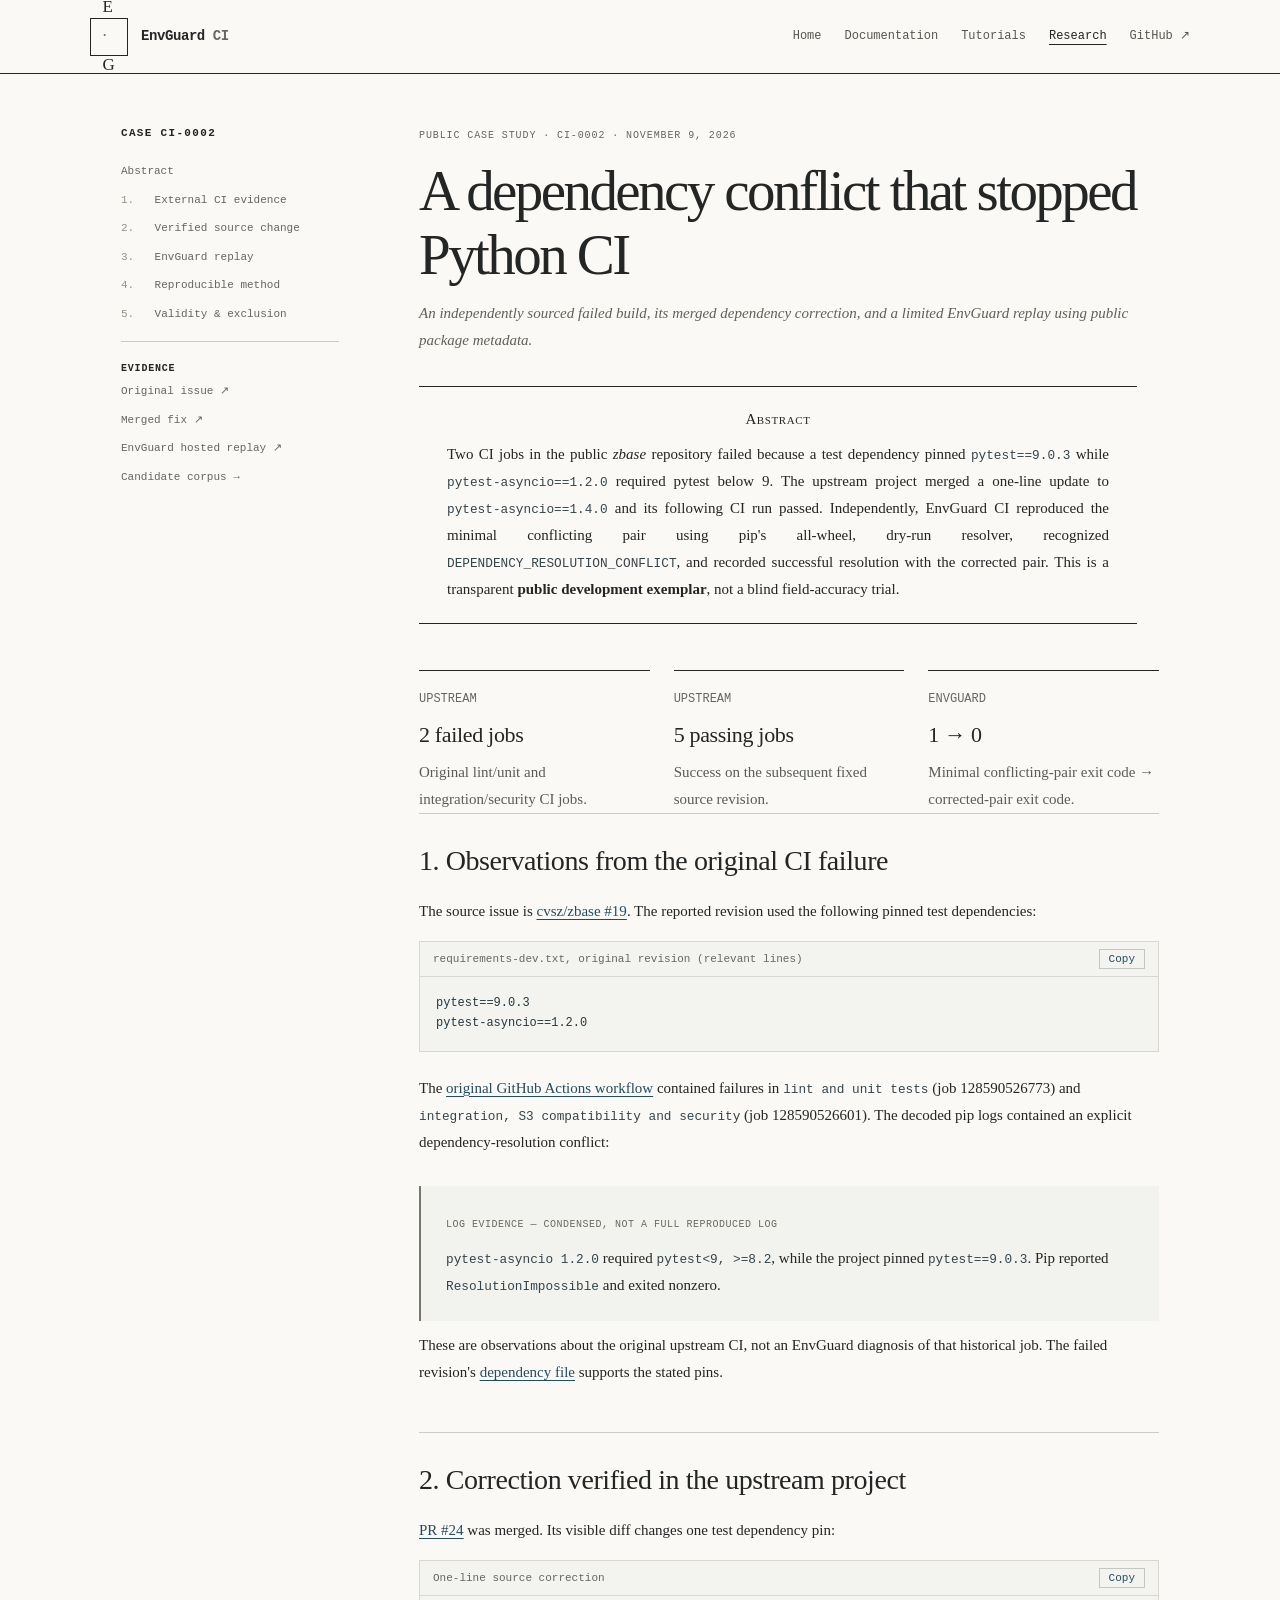
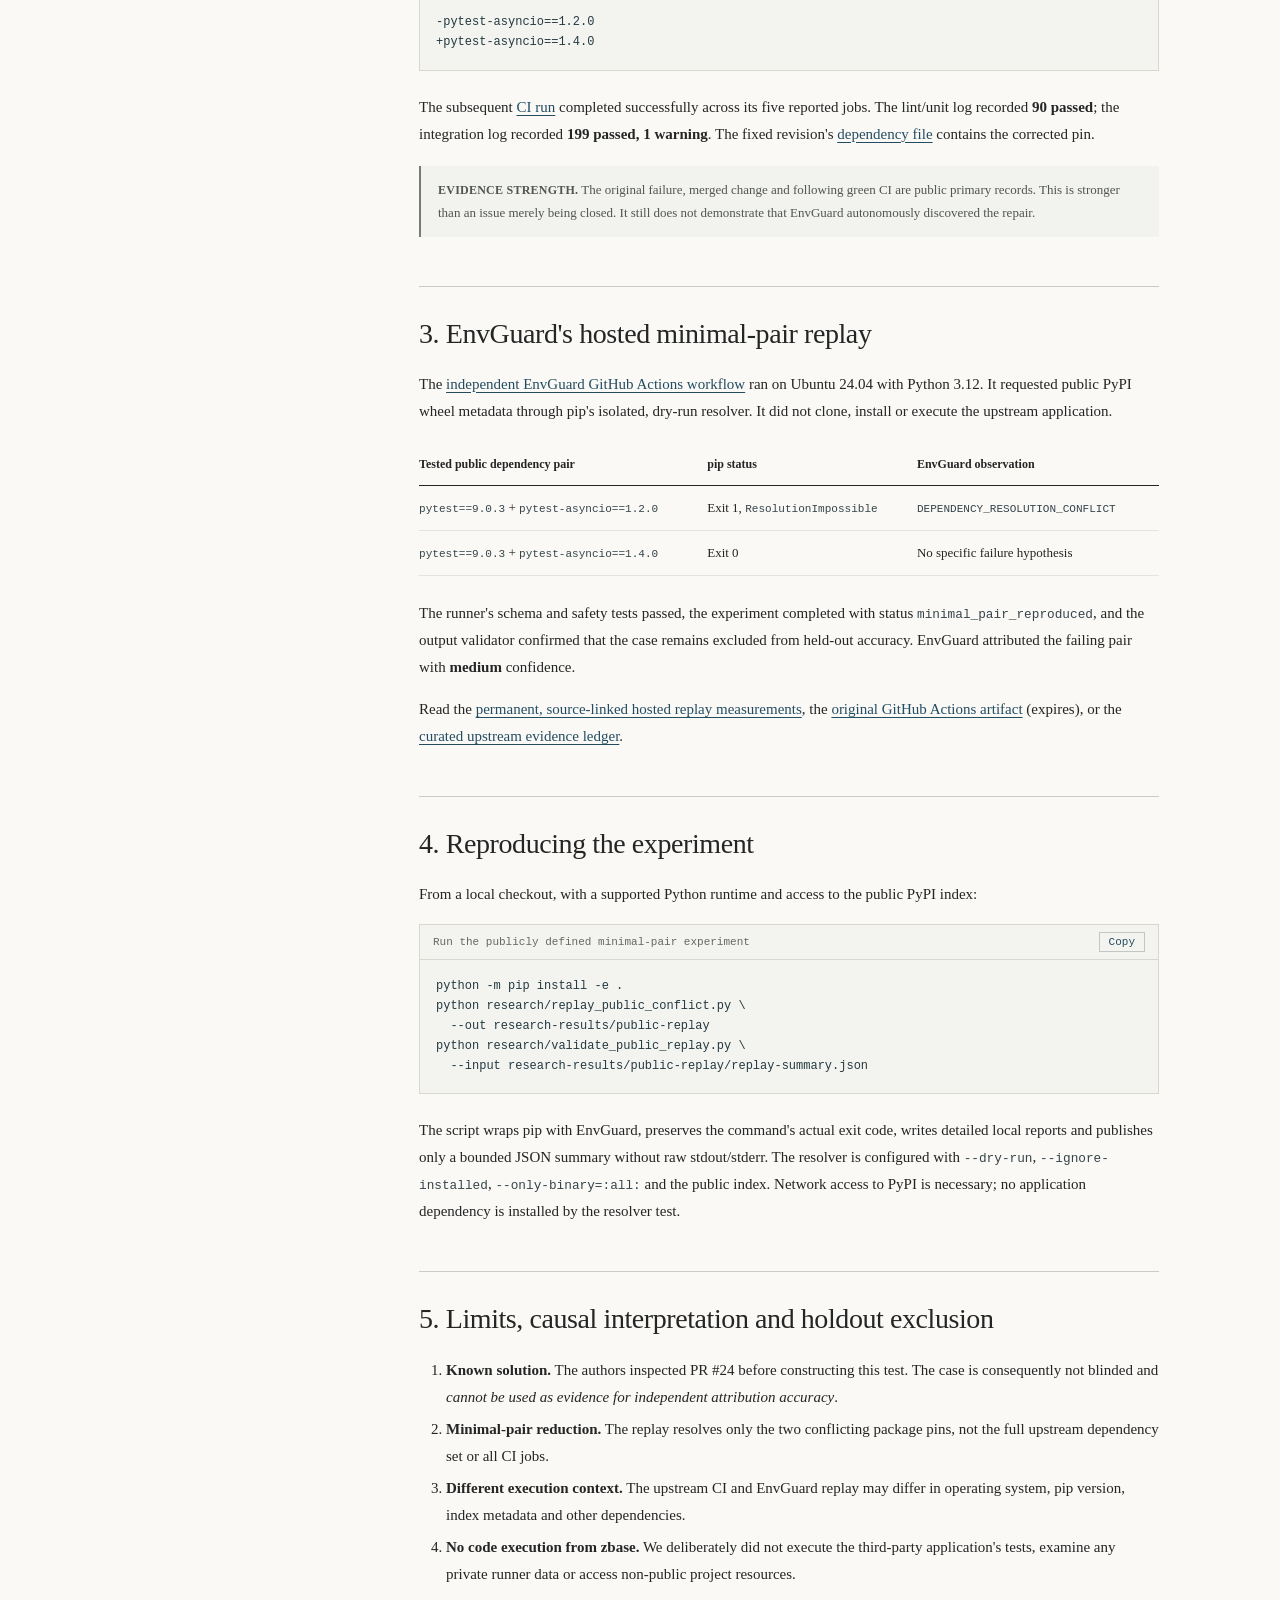
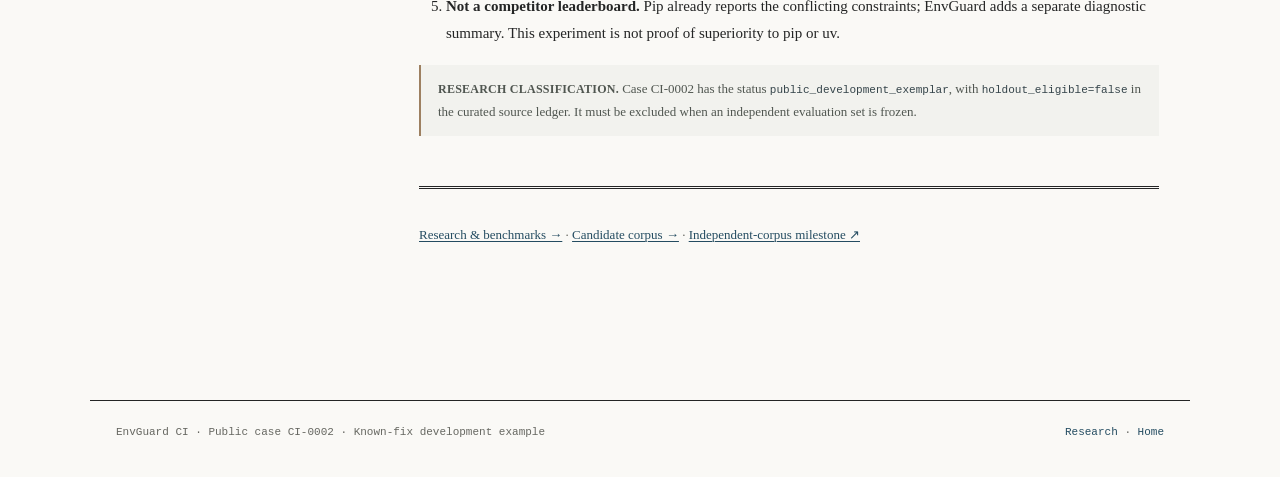
<file: website/research/cases/ci-0002/index.html>
<!doctype html>
<html lang="en"><head>
<meta charset="utf-8"><meta name="viewport" content="width=device-width,initial-scale=1">
<meta name="theme-color" content="#faf9f6">
<meta name="description" content="EnvGuard CI case study CI-0002: a real public pip dependency-resolution failure, independently sourced fixing commit, and controlled hosted replay.">
<link rel="icon" href="../../../favicon.svg" type="image/svg+xml">
<link rel="stylesheet" href="../../../styles.css">
<script defer src="../../../app.js"></script>
<title>Case study CI-0002 — EnvGuard Research</title>
</head><body>
<a class="skip-link" href="#main">Skip to article</a>
<header class="masthead"><div class="masthead-inner">
<a class="wordmark" href="../../../"><span class="symbol">E<span class="symbol-dot">·</span>G</span><span class="wordmark-name">EnvGuard <span>CI</span></span></a>
<nav aria-label="Main navigation"><a href="../../../">Home</a><a href="../../../docs/">Documentation</a><a href="../../../tutorials/">Tutorials</a><a href="../../" aria-current="page">Research</a><a href="https://github.com/zgcharaf/ENV-Guard" rel="noopener noreferrer">GitHub ↗</a></nav>
</div></header>
<div class="doc-frame" id="main">
<aside class="toc" aria-label="Case study sections">
<h2>Case CI-0002</h2>
<a href="#overview">Abstract</a>
<a href="#external"><span class="toc-number">1.</span> External CI evidence</a>
<a href="#correction"><span class="toc-number">2.</span> Verified source change</a>
<a href="#replay"><span class="toc-number">3.</span> EnvGuard replay</a>
<a href="#method"><span class="toc-number">4.</span> Reproducible method</a>
<a href="#limits"><span class="toc-number">5.</span> Validity &amp; exclusion</a>
<div class="toc-group">Evidence</div>
<a href="https://github.com/cvsz/zbase/issues/19">Original issue ↗</a>
<a href="https://github.com/cvsz/zbase/pull/24">Merged fix ↗</a>
<a href="https://github.com/zgcharaf/ENV-Guard/actions/runs/42664192392">EnvGuard hosted replay ↗</a>
<a href="../../corpus/">Candidate corpus →</a>
</aside>
<article class="doc-article">
<div class="doc-meta">Public case study · CI-0002 · November 9, 2026</div>
<h1>A dependency conflict that stopped Python CI</h1>
<p class="doc-lead">An independently sourced failed build, its merged dependency correction, and a limited EnvGuard replay using public package metadata.</p>
<div class="abstract" id="overview">
<span class="abstract-title">Abstract</span>
<p>Two CI jobs in the public <em>zbase</em> repository failed because a test dependency pinned <code>pytest==9.0.3</code> while <code>pytest-asyncio==1.2.0</code> required pytest below 9. The upstream project merged a one-line update to <code>pytest-asyncio==1.4.0</code> and its following CI run passed. Independently, EnvGuard CI reproduced the minimal conflicting pair using pip's all-wheel, dry-run resolver, recognized <code>DEPENDENCY_RESOLUTION_CONFLICT</code>, and recorded successful resolution with the corrected pair. This is a transparent <strong>public development exemplar</strong>, not a blind field-accuracy trial.</p>
</div>
<div class="method-grid">
<div><span class="step-id">UPSTREAM</span><h3>2 failed jobs</h3><p>Original lint/unit and integration/security CI jobs.</p></div>
<div><span class="step-id">UPSTREAM</span><h3>5 passing jobs</h3><p>Success on the subsequent fixed source revision.</p></div>
<div><span class="step-id">ENVGUARD</span><h3>1 → 0</h3><p>Minimal conflicting-pair exit code → corrected-pair exit code.</p></div>
</div>

<section id="external">
<h2>1. Observations from the original CI failure</h2>
<p>The source issue is <a href="https://github.com/cvsz/zbase/issues/19">cvsz/zbase #19</a>. The reported revision used the following pinned test dependencies:</p>
<div class="code-example"><div class="code-caption"><span>requirements-dev.txt, original revision (relevant lines)</span><button class="copy" type="button">Copy</button></div><pre><code>pytest==9.0.3
pytest-asyncio==1.2.0</code></pre></div>
<p>The <a href="https://github.com/cvsz/zbase/actions/runs/42434561391">original GitHub Actions workflow</a> contained failures in <code>lint and unit tests</code> (job 128590526773) and <code>integration, S3 compatibility and security</code> (job 128590526601). The decoded pip logs contained an explicit dependency-resolution conflict:</p>
<div class="definition">
<span class="definition-label">Log evidence — condensed, not a full reproduced log</span>
<p><code>pytest-asyncio 1.2.0</code> required <code>pytest&lt;9, &gt;=8.2</code>, while the project pinned <code>pytest==9.0.3</code>. Pip reported <code>ResolutionImpossible</code> and exited nonzero.</p>
</div>
<p>These are observations about the original upstream CI, not an EnvGuard diagnosis of that historical job. The failed revision's <a href="https://github.com/cvsz/zbase/blob/3c33b3550ad79748d67bc0a34f2f5a578b8e11fa/requirements-dev.txt">dependency file</a> supports the stated pins.</p>
</section>

<section id="correction">
<h2>2. Correction verified in the upstream project</h2>
<p><a href="https://github.com/cvsz/zbase/pull/24">PR #24</a> was merged. Its visible diff changes one test dependency pin:</p>
<div class="code-example"><div class="code-caption"><span>One-line source correction</span><button class="copy" type="button">Copy</button></div><pre><code>-pytest-asyncio==1.2.0
+pytest-asyncio==1.4.0</code></pre></div>
<p>The subsequent <a href="https://github.com/cvsz/zbase/actions/runs/42434951881">CI run</a> completed successfully across its five reported jobs. The lint/unit log recorded <strong>90 passed</strong>; the integration log recorded <strong>199 passed, 1 warning</strong>. The fixed revision's <a href="https://github.com/cvsz/zbase/blob/977b349f22b03c3850b24e0e10103fc92d37b4f1/requirements-dev.txt">dependency file</a> contains the corrected pin.</p>
<div class="note"><p><strong>Evidence strength.</strong> The original failure, merged change and following green CI are public primary records. This is stronger than an issue merely being closed. It still does not demonstrate that EnvGuard autonomously discovered the repair.</p></div>
</section>

<section id="replay">
<h2>3. EnvGuard's hosted minimal-pair replay</h2>
<p>The <a href="https://github.com/zgcharaf/ENV-Guard/actions/runs/42664192392">independent EnvGuard GitHub Actions workflow</a> ran on Ubuntu 24.04 with Python 3.12. It requested public PyPI wheel metadata through pip's isolated, dry-run resolver. It did not clone, install or execute the upstream application.</p>
<table><thead><tr><th>Tested public dependency pair</th><th>pip status</th><th>EnvGuard observation</th></tr></thead><tbody>
<tr><td><code>pytest==9.0.3</code> + <code>pytest-asyncio==1.2.0</code></td><td>Exit 1, <code>ResolutionImpossible</code></td><td><code>DEPENDENCY_RESOLUTION_CONFLICT</code></td></tr>
<tr><td><code>pytest==9.0.3</code> + <code>pytest-asyncio==1.4.0</code></td><td>Exit 0</td><td>No specific failure hypothesis</td></tr>
</tbody></table>
<p>The runner's schema and safety tests passed, the experiment completed with status <code>minimal_pair_reproduced</code>, and the output validator confirmed that the case remains excluded from held-out accuracy. EnvGuard attributed the failing pair with <strong>medium</strong> confidence.</p>
<p>Read the <a href="https://github.com/zgcharaf/ENV-Guard/blob/main/research/public-exemplars/CI-0002-observed-2026-11-09.json">permanent, source-linked hosted replay measurements</a>, the <a href="https://github.com/zgcharaf/ENV-Guard/actions/runs/42664192392/artifacts/13694139932">original GitHub Actions artifact</a> (expires), or the <a href="https://github.com/zgcharaf/ENV-Guard/blob/main/research/public-exemplars/CI-0002.json">curated upstream evidence ledger</a>.</p>
</section>

<section id="method">
<h2>4. Reproducing the experiment</h2>
<p>From a local checkout, with a supported Python runtime and access to the public PyPI index:</p>
<div class="code-example"><div class="code-caption"><span>Run the publicly defined minimal-pair experiment</span><button class="copy" type="button">Copy</button></div><pre><code>python -m pip install -e .
python research/replay_public_conflict.py \
  --out research-results/public-replay
python research/validate_public_replay.py \
  --input research-results/public-replay/replay-summary.json</code></pre></div>
<p>The script wraps pip with EnvGuard, preserves the command's actual exit code, writes detailed local reports and publishes only a bounded JSON summary without raw stdout/stderr. The resolver is configured with <code>--dry-run</code>, <code>--ignore-installed</code>, <code>--only-binary=:all:</code> and the public index. Network access to PyPI is necessary; no application dependency is installed by the resolver test.</p>
</section>

<section id="limits">
<h2>5. Limits, causal interpretation and holdout exclusion</h2>
<ol>
<li><strong>Known solution.</strong> The authors inspected PR #24 before constructing this test. The case is consequently not blinded and <em>cannot be used as evidence for independent attribution accuracy</em>.</li>
<li><strong>Minimal-pair reduction.</strong> The replay resolves only the two conflicting package pins, not the full upstream dependency set or all CI jobs.</li>
<li><strong>Different execution context.</strong> The upstream CI and EnvGuard replay may differ in operating system, pip version, index metadata and other dependencies.</li>
<li><strong>No code execution from zbase.</strong> We deliberately did not execute the third-party application's tests, examine any private runner data or access non-public project resources.</li>
<li><strong>Not a competitor leaderboard.</strong> Pip already reports the conflicting constraints; EnvGuard adds a separate diagnostic summary. This experiment is not proof of superiority to pip or uv.</li>
</ol>
<div class="note warning"><p><strong>Research classification.</strong> Case CI-0002 has the status <code>public_development_exemplar</code>, with <code>holdout_eligible=false</code> in the curated source ledger. It must be excluded when an independent evaluation set is frozen.</p></div>
<div class="ref-footer"><p><a href="../../">Research &amp; benchmarks →</a> · <a href="../../corpus/">Candidate corpus →</a> · <a href="https://github.com/zgcharaf/ENV-Guard/issues/1">Independent-corpus milestone ↗</a></p></div>
</section>
</article></div>
<footer class="site-footer"><span>EnvGuard CI · Public case CI-0002 · Known-fix development example</span><span><a href="../../">Research</a> · <a href="../../../">Home</a></span></footer>
</body></html>
</file>
<file: website/styles.css>
/* EnvGuard CI academic stylesheet — no web fonts, libraries or analytics. */
:root {
  --paper: #faf9f6;
  --white: #fff;
  --ink: #242525;
  --muted: #666761;
  --faint: #888982;
  --rule: #cacbc4;
  --light-rule: #e5e5df;
  --shade: #f2f2ee;
  --link: #244c61;
  --max: 860px;
}
* { box-sizing: border-box; }
html { scroll-behavior: smooth; scroll-padding-top: 85px; }
body { margin: 0; background: var(--paper); color: var(--ink); font-family: "Latin Modern Roman", "CMU Serif", "Computer Modern", Georgia, "Times New Roman", serif; -webkit-font-smoothing: antialiased; font-size: 17px; line-height: 1.7; }
a { color: var(--link); text-underline-offset: .17em; text-decoration-thickness: .06em; }
a:hover { color: #122f3e; }
button { font-family: inherit; }
code, pre, .overline, .kicker, .byline, .definition-label, .code-caption, .figure-header, .step-id, .masthead, .site-footer, .footnote, .page-index, .toc, .doc-meta, .table-meta, .small-label, .mini-note, .figure-caption { font-family: "Latin Modern Mono", "CMU Typewriter Text", "SFMono-Regular", Consolas, "Liberation Mono", monospace; }
code { font-size: .85em; overflow-wrap: anywhere; color: #35444a; }
p { margin: .75em 0 1em; }
h1,h2,h3 { font-weight: 500; line-height: 1.22; }
h2,h3 { letter-spacing: -.015em; }
:focus-visible { outline: 2px solid #446c81; outline-offset: 4px; }
::selection { color: #12191b; background: #deded4; }
.skip-link { position: absolute; left: -9999px; top: 8px; padding: 8px; z-index: 100; background: white; }
.skip-link:focus { left: 8px; }
.masthead { border-bottom: 1px solid var(--ink); background: var(--paper); }
.masthead-inner { margin: 0 auto; width: min(1100px, calc(100% - 52px)); display: flex; align-items: center; justify-content: space-between; min-height: 73px; gap: 18px; }
.wordmark { color: var(--ink); display: inline-flex; align-items: center; text-decoration: none; font-size: 14px; font-weight: 600; gap: 13px; letter-spacing: -.03em; }
.symbol { border: 1px solid var(--ink); width: 38px; height: 38px; display: inline-grid; place-content: center; font-family: Georgia, serif; font-size: 17px; font-weight: 500; letter-spacing: -.12em; padding-right: 3px; }
.symbol-dot { color: var(--muted); }
.wordmark-name span { color: var(--muted); }
.masthead nav { display: flex; align-items: center; gap: 23px; }
.masthead nav a { font-size: 12px; color: #555750; text-decoration: none; white-space: nowrap; }
.masthead nav a[aria-current], .masthead nav a:hover { color: var(--ink); text-decoration: underline; text-underline-offset: 5px; }
.paper { max-width: var(--max); margin: 0 auto; padding: 0 36px; }
.frontmatter { padding: 99px 0 90px; text-align: center; }
.overline, .kicker { margin: 0; font-size: 10px; text-transform: uppercase; color: var(--muted); letter-spacing: .10em; }
.mid-dot { margin: 0 8px; }
.frontmatter h1 { font-size: clamp(49px, 7.2vw, 77px); letter-spacing: -.055em; margin: 31px 0 9px; font-weight: 450; }
.subtitle { font-size: clamp(21px, 3vw, 28px); line-height: 1.32; max-width: 660px; margin: 0 auto 22px; color: #505149; font-style: italic; }
.byline { font-size: 11px; color: var(--muted); margin: 36px 0; }
.abstract { text-align: left; margin: 43px auto 33px; border-top: 1px solid var(--ink); border-bottom: 1px solid var(--ink); padding: 20px 28px; max-width: 718px; }
.abstract-title { display: block; font-size: 15px; font-variant: small-caps; text-align: center; letter-spacing: .04em; }
.abstract p { text-align: justify; margin: 9px 0 0; font-size: 16px; line-height: 1.8; }
.front-actions { display: flex; align-items: center; justify-content: center; flex-wrap: wrap; gap: 16px 23px; margin-top: 33px; }
.front-actions a { text-decoration: none; font-size: 13px; }
.front-actions a:hover { text-decoration: underline; }
.primary-action { border: 1px solid var(--ink); padding: 10px 16px; color: var(--ink); }
.secondary-action { color: #3c514e; }
.article-section { padding: 39px 0 45px; border-top: 1px solid var(--rule); }
.section-heading { display: flex; align-items: baseline; gap: 20px; margin-bottom: 23px; }
.section-heading > span { color: #78796e; font-size: 12px; font-family: "Latin Modern Mono", Consolas, monospace; }
.section-heading h2 { font-size: 32px; margin: 0; }
.article-section p { max-width: 730px; font-size: 16px; line-height: 1.81; }
.definition { background: var(--shade); border-left: 2px solid #77786d; margin: 30px 0 10px; padding: 22px 25px; }
.definition-label { font-size: 10px; letter-spacing: .05em; text-transform: uppercase; color: #696b61; }
.definition p { margin: 8px 0 0; font-size: 17px; }
.method-grid { display: grid; grid-template-columns: repeat(3,1fr); gap: 24px; margin-top: 22px; }
.method-grid > div { border-top: 1px solid var(--ink); padding-top: 12px; }
.step-id { font-size: 12px; color: var(--muted); }
.method-grid h3 { font-size: 22px; margin: 10px 0; }
.method-grid p { margin: 0; font-size: 14px; color: #595c58; line-height: 1.7; }
.incident-figure { border: 1px solid var(--rule); margin: 25px 0 0; background: #fff; }
.figure-header { border-bottom: 1px solid var(--rule); padding: 12px 20px; display: flex; justify-content: space-between; gap: 20px; font-size: 10px; color: var(--muted); }
.figure-body { padding: 12px 22px; }
.figure-body dl { display: grid; grid-template-columns: 170px 1fr; gap: 0 12px; margin: 0; font-size: 14px; }
.figure-body dt, .figure-body dd { border-bottom: 1px solid var(--light-rule); padding: 12px 0; margin: 0; }
.figure-body dt { color: var(--muted); }
.figure-body dd { line-height: 1.6; }
.figure-body dt:last-of-type, .figure-body dd:last-of-type { border: 0; }
figcaption { color: #777972; font-size: 12px; font-style: italic; line-height: 1.6; }
.incident-figure figcaption { padding: 13px 20px; background: var(--paper); }
.code-example { background: #f3f3f0; margin: 22px 0; border: 1px solid #d8d8d1; }
.code-caption { display: flex; justify-content: space-between; align-items: center; border-bottom: 1px solid #d7d8d2; color: var(--muted); padding: 7px 13px; font-size: 11px; }
.copy { padding: 3px 9px; background: transparent; color: var(--link); border: 1px solid #c2c7c4; font-size: 11px; cursor: pointer; }
.copy:hover { background: #e8e9e5; }
pre { margin: 0; font-size: 13px; line-height: 1.65; padding: 19px 20px; overflow-x: auto; white-space: pre; max-width: 100%; }
pre code { font-size: inherit; color: #253a40; overflow-wrap: normal; }
.small-note { font-size: 13px !important; color: var(--muted); }
.comparison { display: grid; grid-template-columns: 1fr 1fr; gap: 26px; margin: 20px 0 24px; }
.comparison > div { border-top: 1px solid var(--ink); padding-top: 11px; }
.comparison h3 { margin: 0 0 9px; font-size: 18px; }
.comparison ul { padding-left: 21px; margin: 0; color: #555851; line-height: 1.9; font-size: 14px; }
.endmatter { margin: 37px 0 90px; }
.rule-double { height: 5px; border-top: 1px solid var(--ink); border-bottom: 2px solid var(--ink); }
.endmatter h2 { font-size: 27px; margin: 25px 0 20px; }
.reading-grid { display: grid; grid-template-columns: repeat(3,1fr); gap: 18px; }
.reading-grid a { border-top: 1px solid var(--rule); padding-top: 12px; display: flex; flex-direction: column; text-decoration: none; gap: 8px; }
.reading-grid strong { color: var(--ink); font-size: 16px; font-weight: 600; }
.reading-grid span { color: var(--muted); font-size: 13px; line-height: 1.55; }
.reading-grid b { margin-top: auto; font-size: 16px; font-weight: 400; }
.site-footer { display: flex; justify-content: space-between; max-width: 1100px; margin: 0 auto; gap: 15px; border-top: 1px solid var(--ink); padding: 22px 26px 35px; color: var(--muted); font-size: 11px; }
.site-footer a { text-decoration: none; }
.site-footer a:hover { text-decoration: underline; }
/* Long-form docs and practical tutorials */
.doc-frame { max-width: 1230px; margin: 0 auto; padding: 53px 36px 110px; display: grid; grid-template-columns: 232px minmax(0,740px); justify-content: center; column-gap: 66px; align-items: start; }
.toc { position: sticky; top: 26px; align-self: start; max-height: calc(100vh - 52px); overflow-y: auto; font-size: 11px; padding-right: 14px; }
.toc h2 { font-size: 11px; font-weight: 600; color: var(--ink); margin: 0 0 17px; text-transform: uppercase; letter-spacing: .12em; }
.toc a { color: #636660; display: block; text-decoration: none; line-height: 1.5; padding: 6px 0; }
.toc a:hover { text-decoration: underline; color: var(--ink); }
.toc .toc-group { font-size: 10px; font-weight: 650; padding-top: 18px; margin-top: 13px; border-top: 1px solid var(--rule); color: var(--ink); text-transform: uppercase; letter-spacing: .08em; }
.toc .toc-number { color: #919189; display: inline-block; width: 27px; }
.doc-article { min-width: 0; }
.doc-meta { text-transform: uppercase; letter-spacing: .09em; font-size: 10px; color: var(--muted); }
.doc-article > h1 { font-size: clamp(41px, 5vw, 57px); line-height: 1.12; font-weight: 450; letter-spacing: -.045em; margin: 15px 0 13px; }
.doc-lead { font-size: 19px; font-style: italic; color: #60615a; line-height: 1.6; margin-bottom: 32px; }
.doc-article .abstract { margin: 29px 0 46px; }
.doc-article section { padding: 30px 0 31px; border-top: 1px solid var(--rule); scroll-margin-top: 24px; }
.doc-article section h2 { font-size: 28px; margin: 0 0 20px; }
.doc-article section h3 { font-size: 20px; margin: 25px 0 8px; }
.doc-article section h4 { font-size: 17px; font-weight: 600; margin: 21px 0 7px; }
.doc-article p,.doc-article li { font-size: 15px; line-height: 1.8; }
.doc-article li + li { margin-top: 5px; }
.doc-article ul,.doc-article ol { margin: 10px 0 18px; padding-left: 27px; }
.doc-article .code-example { margin: 16px 0 23px; }
.doc-article .code-example pre { font-size: 12px; padding: 17px 16px; }
.doc-article .code-example p { font-size: 12px; }
.doc-article table { border-collapse: collapse; width: 100%; font-size: 13px; margin: 18px 0 24px; }
.doc-article th, .doc-article td { text-align: left; vertical-align: top; padding: 11px 13px 11px 0; border-bottom: 1px solid var(--light-rule); }
.doc-article th { font-size: 12px; font-weight: 650; border-bottom: 1px solid var(--ink); }
.doc-article .note { padding: 12px 17px; border-left: 2px solid #777c76; background: var(--shade); margin: 18px 0; color: #505650; }
.doc-article .note p { margin: 0; font-size: 13px; }
.doc-article .note.warning { border-left-color: #9d8061; }
.doc-article .note strong { font-size: 12px; text-transform: uppercase; letter-spacing: .02em; }
.doc-article .command-index { display: flex; flex-wrap: wrap; gap: 7px; margin: 16px 0 22px; }
.doc-article .command-index a { border: 1px solid var(--rule); padding: 3px 7px; font: 11px "Latin Modern Mono",Consolas,monospace; text-decoration: none; }
.doc-article .command-index a:hover { border-color: var(--ink); }
.doc-article .small-label { color: var(--muted); text-transform: uppercase; letter-spacing: .06em; font-size: 10px; }
.doc-article .ref-footer { margin-top: 50px; border-top: 3px double var(--ink); padding-top: 24px; }
.doc-article .ref-footer p { color: var(--muted); font-size: 13px; }
.doc-article .figure-caption { font-size: 11px; color: var(--muted); }
.doc-article .metadata { font-size: 12px; color: var(--muted); font-family: "Latin Modern Mono",Consolas,monospace; }
.doc-article hr { border: 0; border-top: 1px solid var(--light-rule); margin: 23px 0; }
.doc-article details { border-top: 1px solid var(--light-rule); padding: 13px 0; }
.doc-article summary { cursor: pointer; font-weight: 600; }
.doc-article details p { margin: 8px 0 2px; }
.doc-article .numbered-tutorial h2 { font-size: 27px; }
.doc-article .numbered-tutorial { counter-reset: tutorialstep; }
.doc-article .numbered-tutorial h3 { counter-increment: tutorialstep; }
.doc-article .numbered-tutorial h3::before { content: counter(tutorialstep) ". "; font-family: "Latin Modern Mono",Consolas,monospace; color: var(--muted); font-size: .74em; }
@media(max-width:920px) {
  .doc-frame { grid-template-columns: 190px minmax(0,1fr); gap: 28px; padding-inline: 25px; }
  .paper { padding-inline: 25px; }
}
@media(max-width:700px) {
  body { font-size: 16px; }
  .masthead-inner { width: calc(100% - 30px); min-height: 69px; }
  .wordmark { gap: 7px; font-size: 12px; }
  .symbol { width: 32px; height: 32px; font-size: 15px; }
  .masthead nav { gap: 10px; }
  .masthead nav a { font-size: 10px; }
  .paper { padding-inline: 20px; }
  .frontmatter { padding-top: 65px; padding-bottom: 65px; }
  .frontmatter h1 { font-size: 48px; }
  .subtitle { font-size: 21px; }
  .abstract { padding-inline: 13px; }
  .abstract p { text-align: left; font-size: 15px; }
  .method-grid,.reading-grid,.comparison { grid-template-columns: 1fr; }
  .figure-body dl { grid-template-columns: 1fr; }
  .figure-body dt { padding-bottom: 0; border: 0; }
  .figure-body dd { padding-top: 0; }
  .section-heading h2 { font-size: 27px; }
  .doc-frame { display: block; padding: 36px 20px 80px; }
  .toc { position: static; max-height: initial; border-bottom: 1px solid var(--ink); padding-bottom: 20px; margin-bottom: 38px; }
  .toc a { display: inline-block; margin-right: 12px; }
  .toc .toc-group { display: block; }
  .doc-article > h1 { font-size: 42px; }
  .doc-article section h2 { font-size: 24px; }
  .doc-article table { display: block; overflow-x: auto; }
  .site-footer { flex-wrap: wrap; padding-inline: 20px; }
}
@media print {
  :root { --paper: #fff; --white: #fff; }
  body { color: #000; background: #fff; font-size: 12pt; }
  .masthead, .site-footer, .toc, .copy { display: none !important; }
  .paper,.doc-frame { display: block; padding: 0; max-width: 100%; }
  .frontmatter { padding-top: 0; }
  .doc-article { width: 100%; }
  pre { white-space: pre-wrap; overflow-wrap: anywhere; }
  .article-section,.doc-article section { break-inside: auto; }
  .code-example { break-inside: avoid; }
  a { text-decoration: none; color: #000; }
}
@media(prefers-reduced-motion:reduce) { html { scroll-behavior: auto; } }
</file>
